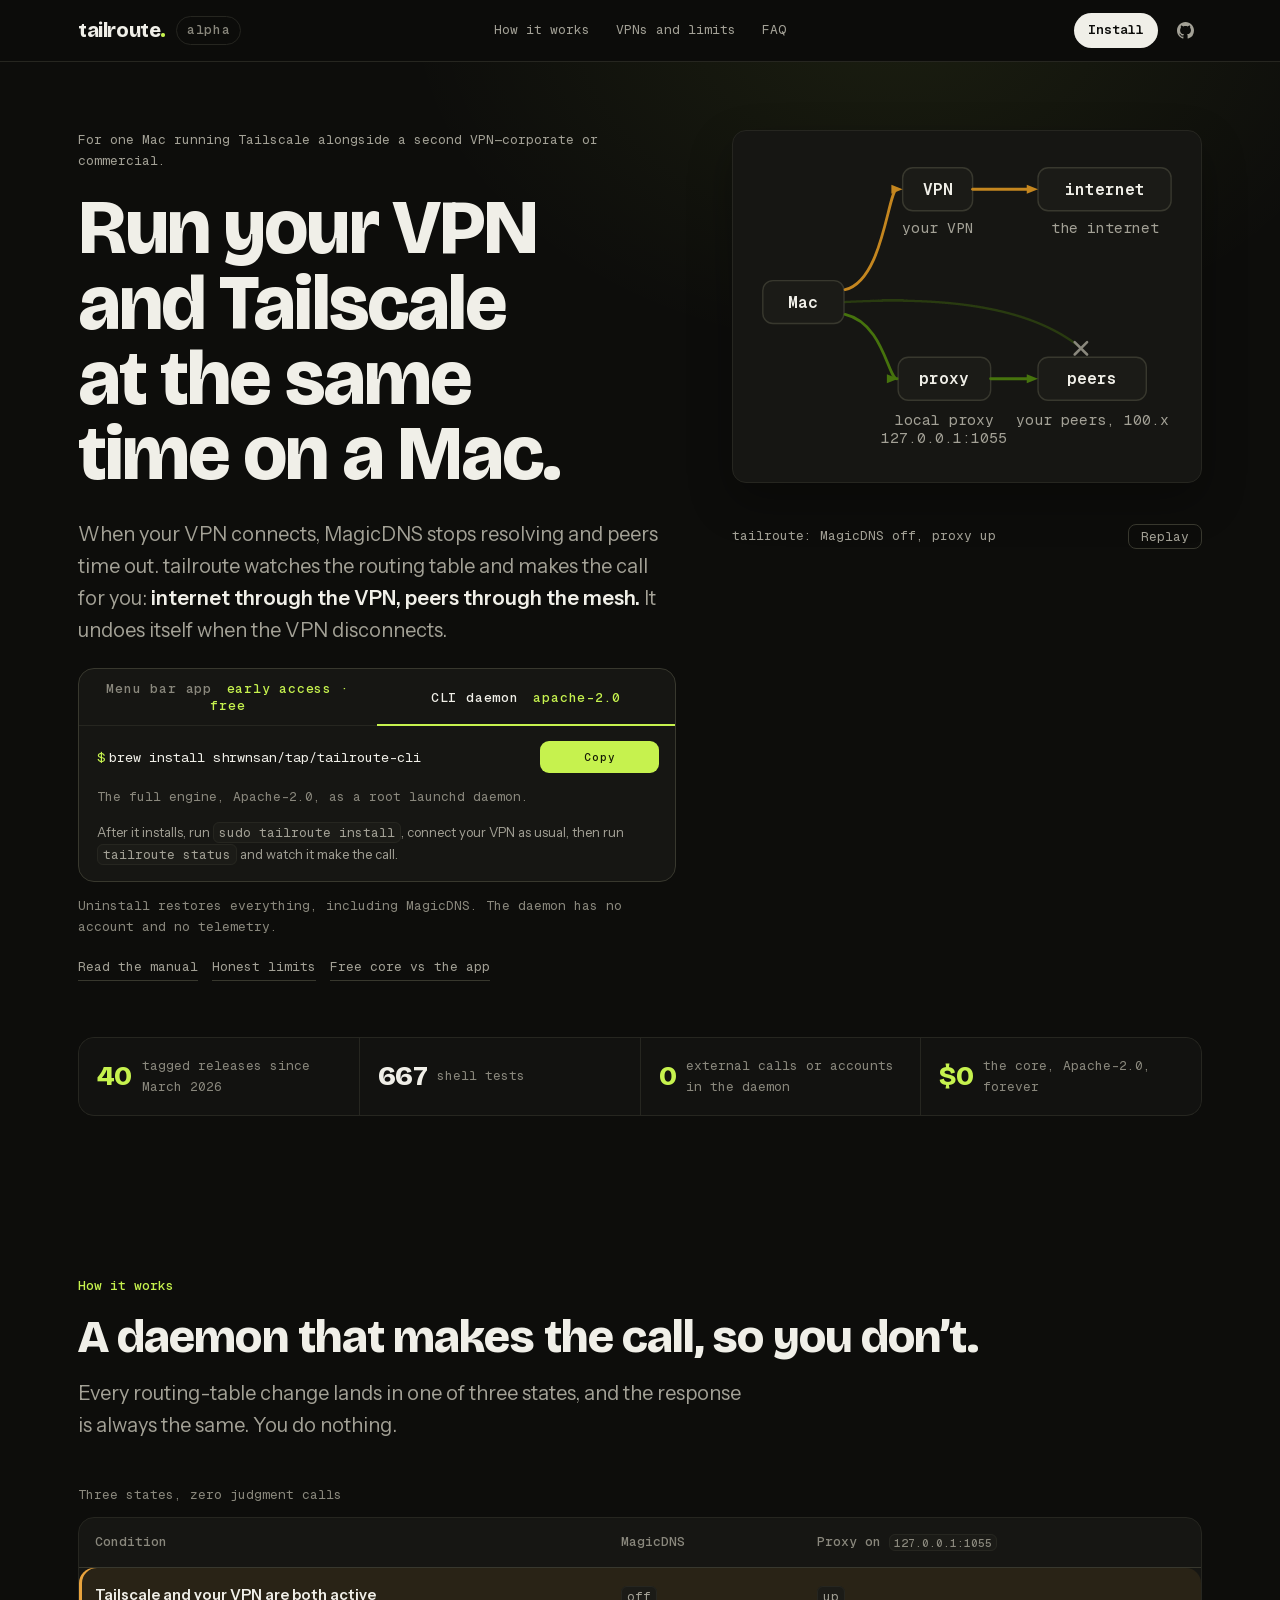
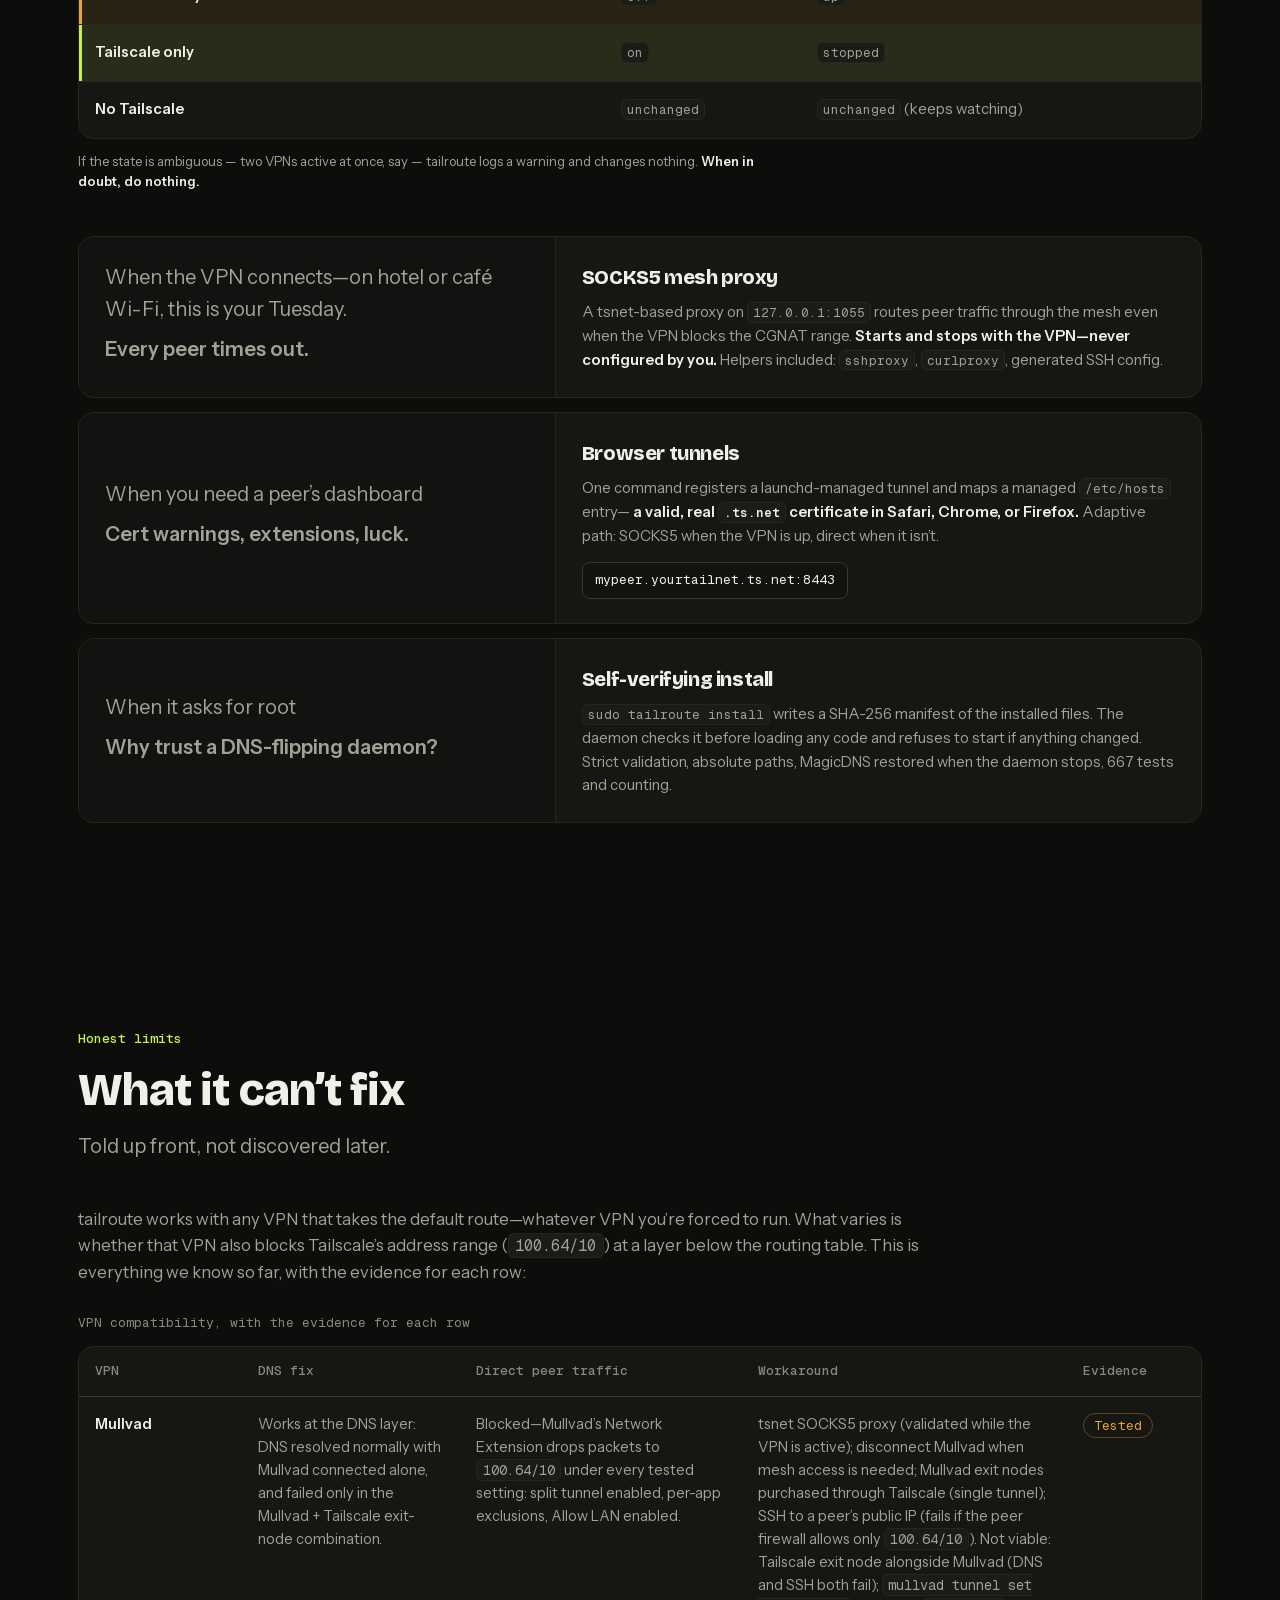
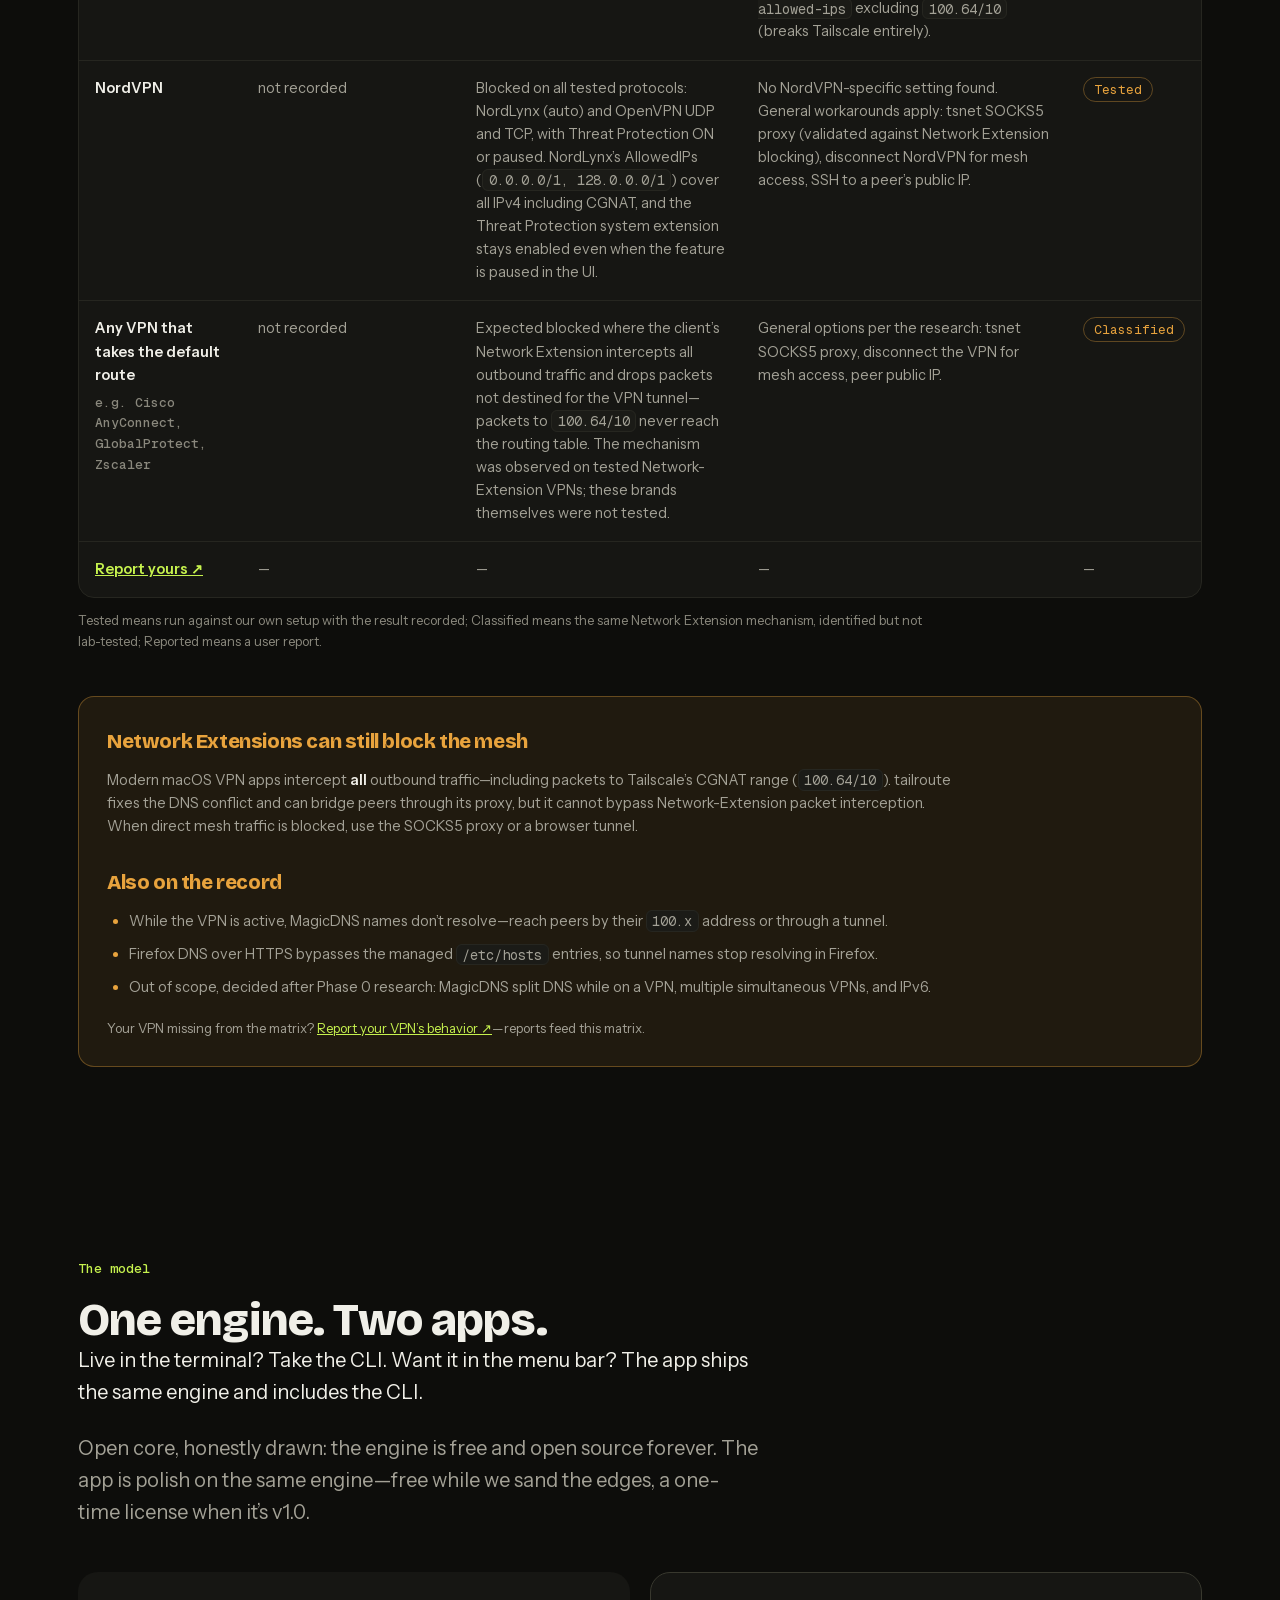
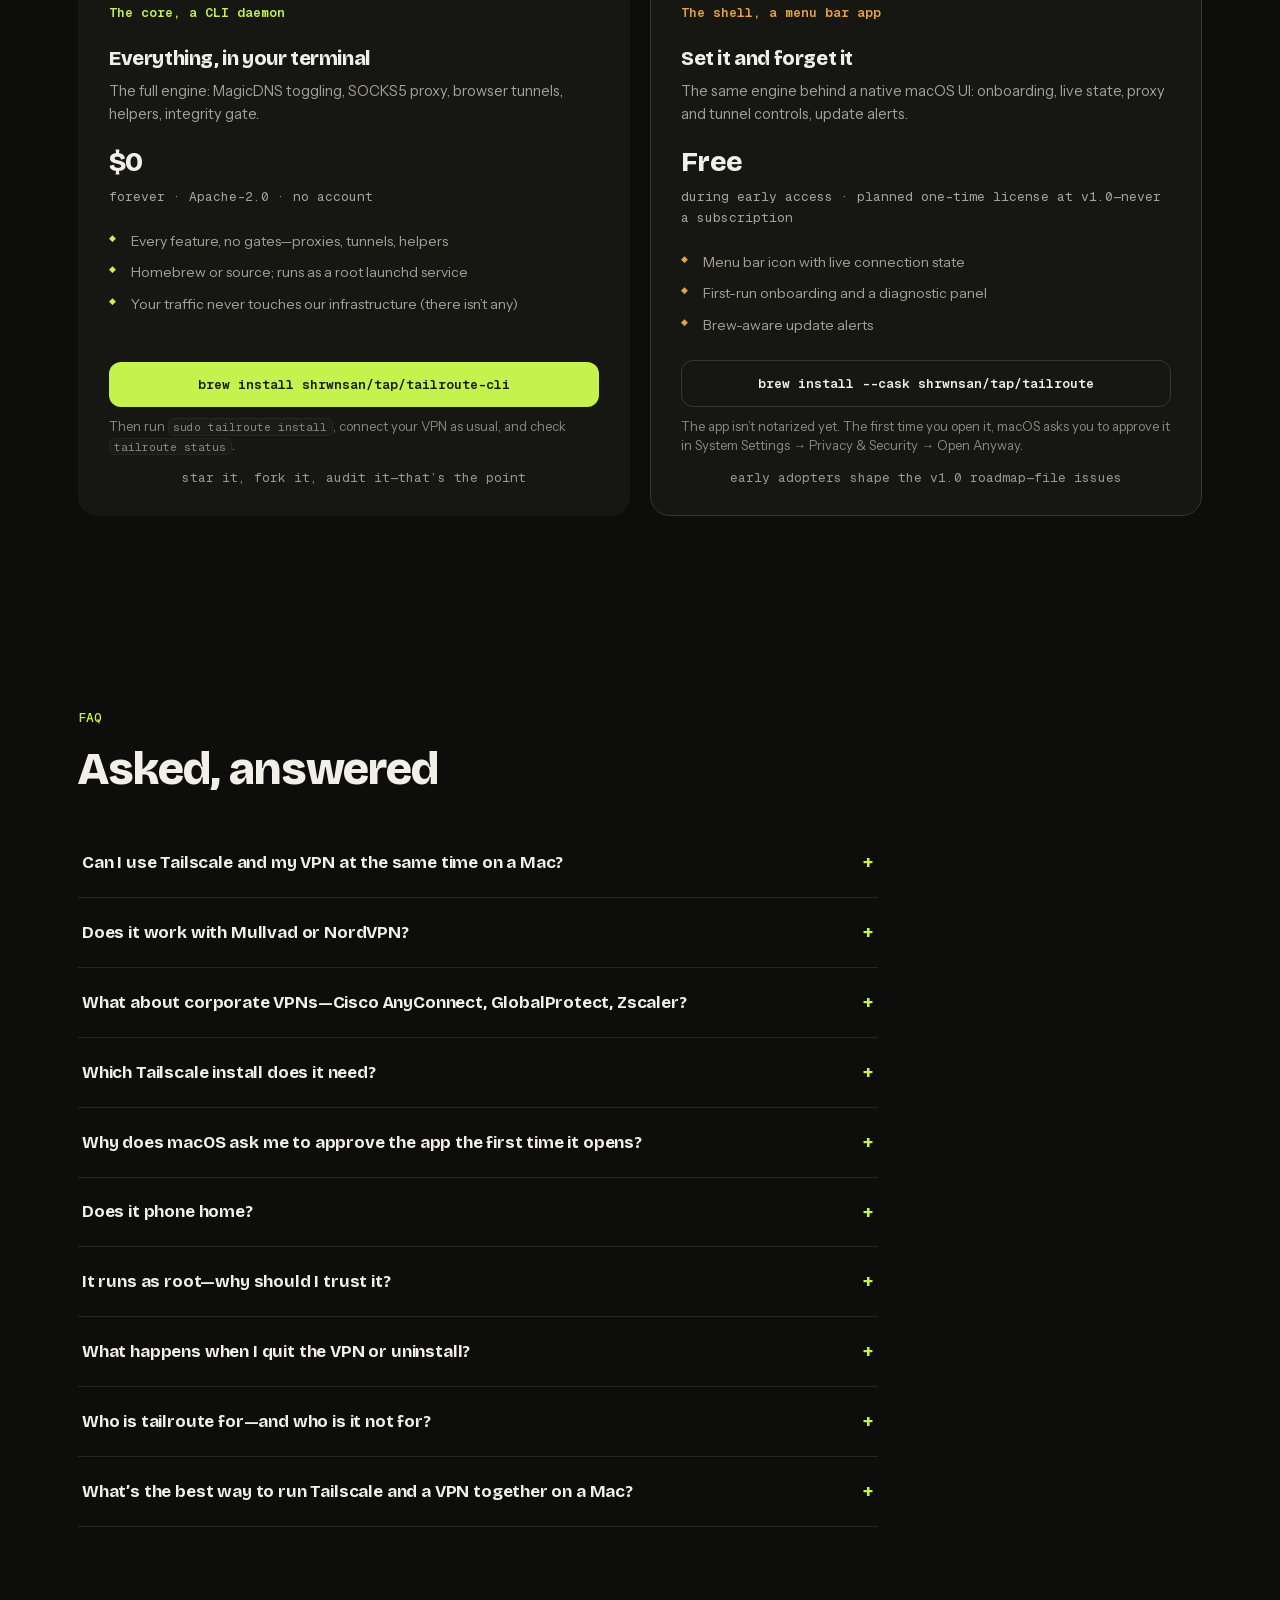
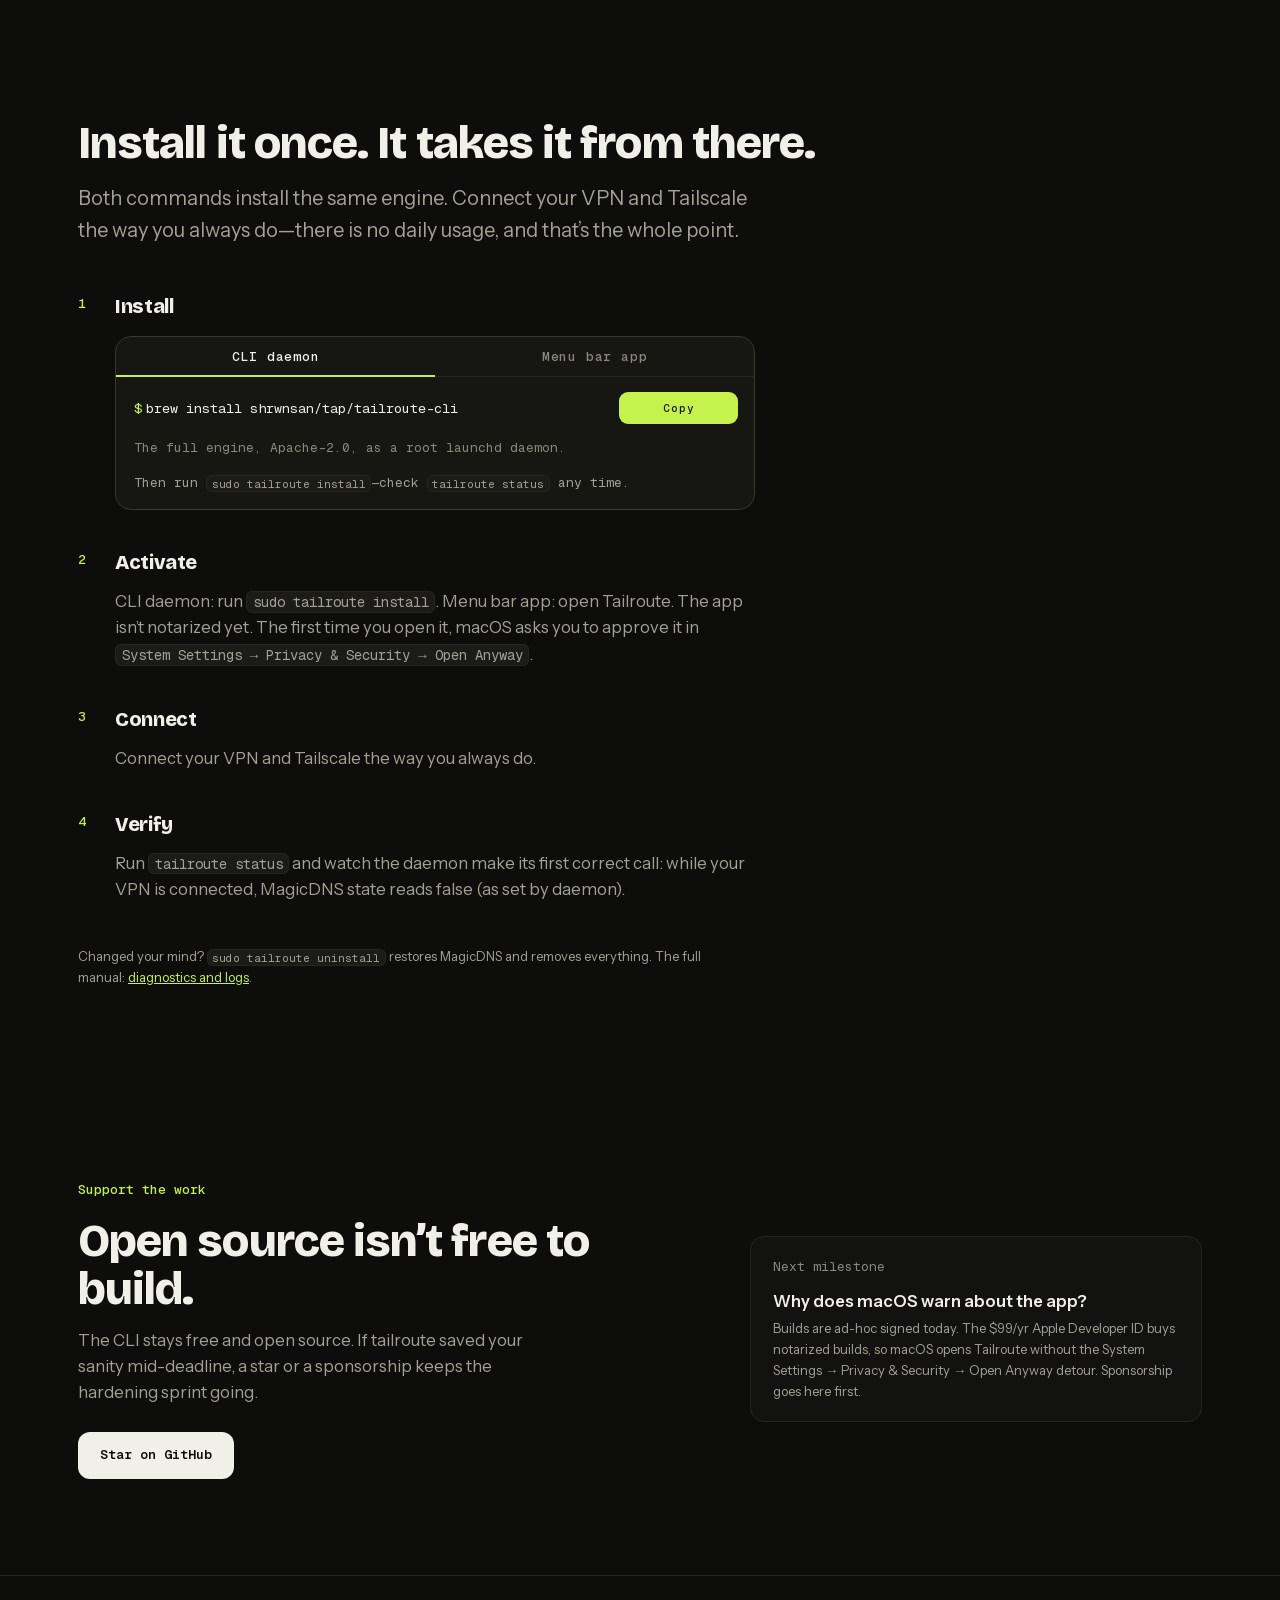
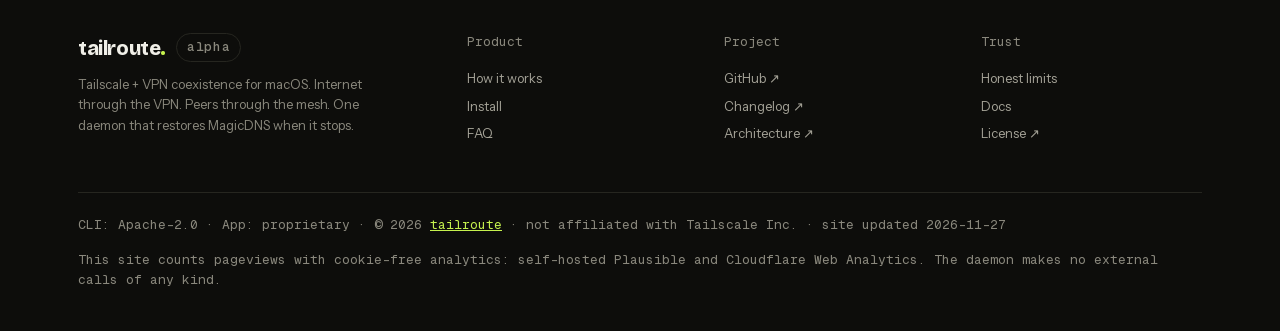
<file: index.html>
<!DOCTYPE html>
<html lang="en">
<head>
<meta charset="UTF-8">
<meta name="viewport" content="width=device-width, initial-scale=1.0">

<!-- region:assets owner:lead -->
<script>document.documentElement.className+=" js";</script>
<link rel="preload" href="assets/fonts/bricolage-grotesque-latin.woff2" as="font" type="font/woff2" crossorigin>
    <style>
/*
 * Self-hosted webfonts (latin subsets), served same-origin.
 * Bricolage Grotesque, Instrument Sans and Geist Mono, all under the
 * SIL Open Font License 1.1 — see ../fonts/<family>-OFL.txt.
 * Family names, weights and unicode-ranges match the hosted originals.
 */

/* latin */
@font-face {
  font-family: 'Bricolage Grotesque';
  font-style: normal;
  font-weight: 500;
  font-stretch: 100%;
  font-display: swap;
  src: url(assets/fonts/bricolage-grotesque-latin.woff2) format('woff2');
  unicode-range: U+0000-00FF, U+0131, U+0152-0153, U+02BB-02BC, U+02C6, U+02DA, U+02DC, U+0304, U+0308, U+0329, U+2000-206F, U+20AC, U+2122, U+2191, U+2193, U+2212, U+2215, U+FEFF, U+FFFD;
}
/* latin */
@font-face {
  font-family: 'Bricolage Grotesque';
  font-style: normal;
  font-weight: 700;
  font-stretch: 100%;
  font-display: swap;
  src: url(assets/fonts/bricolage-grotesque-latin.woff2) format('woff2');
  unicode-range: U+0000-00FF, U+0131, U+0152-0153, U+02BB-02BC, U+02C6, U+02DA, U+02DC, U+0304, U+0308, U+0329, U+2000-206F, U+20AC, U+2122, U+2191, U+2193, U+2212, U+2215, U+FEFF, U+FFFD;
}
/* latin */
@font-face {
  font-family: 'Bricolage Grotesque';
  font-style: normal;
  font-weight: 800;
  font-stretch: 100%;
  font-display: swap;
  src: url(assets/fonts/bricolage-grotesque-latin.woff2) format('woff2');
  unicode-range: U+0000-00FF, U+0131, U+0152-0153, U+02BB-02BC, U+02C6, U+02DA, U+02DC, U+0304, U+0308, U+0329, U+2000-206F, U+20AC, U+2122, U+2191, U+2193, U+2212, U+2215, U+FEFF, U+FFFD;
}

/* latin */
@font-face {
  font-family: 'Geist Mono';
  font-style: normal;
  font-weight: 400;
  font-display: swap;
  src: url(assets/fonts/geist-mono-latin.woff2) format('woff2');
  unicode-range: U+0000-00FF, U+0131, U+0152-0153, U+02BB-02BC, U+02C6, U+02DA, U+02DC, U+0304, U+0308, U+0329, U+2000-206F, U+20AC, U+2122, U+2191, U+2193, U+2212, U+2215, U+FEFF, U+FFFD;
}
/* latin */
@font-face {
  font-family: 'Geist Mono';
  font-style: normal;
  font-weight: 500;
  font-display: swap;
  src: url(assets/fonts/geist-mono-latin.woff2) format('woff2');
  unicode-range: U+0000-00FF, U+0131, U+0152-0153, U+02BB-02BC, U+02C6, U+02DA, U+02DC, U+0304, U+0308, U+0329, U+2000-206F, U+20AC, U+2122, U+2191, U+2193, U+2212, U+2215, U+FEFF, U+FFFD;
}
/* latin */
@font-face {
  font-family: 'Geist Mono';
  font-style: normal;
  font-weight: 600;
  font-display: swap;
  src: url(assets/fonts/geist-mono-latin.woff2) format('woff2');
  unicode-range: U+0000-00FF, U+0131, U+0152-0153, U+02BB-02BC, U+02C6, U+02DA, U+02DC, U+0304, U+0308, U+0329, U+2000-206F, U+20AC, U+2122, U+2191, U+2193, U+2212, U+2215, U+FEFF, U+FFFD;
}
/* latin */
@font-face {
  font-family: 'Geist Mono';
  font-style: normal;
  font-weight: 700;
  font-display: swap;
  src: url(assets/fonts/geist-mono-latin.woff2) format('woff2');
  unicode-range: U+0000-00FF, U+0131, U+0152-0153, U+02BB-02BC, U+02C6, U+02DA, U+02DC, U+0304, U+0308, U+0329, U+2000-206F, U+20AC, U+2122, U+2191, U+2193, U+2212, U+2215, U+FEFF, U+FFFD;
}

/* latin */
@font-face {
  font-family: 'Instrument Sans';
  font-style: normal;
  font-weight: 400;
  font-stretch: 100%;
  font-display: swap;
  src: url(assets/fonts/instrument-sans-latin.woff2) format('woff2');
  unicode-range: U+0000-00FF, U+0131, U+0152-0153, U+02BB-02BC, U+02C6, U+02DA, U+02DC, U+0304, U+0308, U+0329, U+2000-206F, U+20AC, U+2122, U+2191, U+2193, U+2212, U+2215, U+FEFF, U+FFFD;
}
/* latin */
@font-face {
  font-family: 'Instrument Sans';
  font-style: normal;
  font-weight: 500;
  font-stretch: 100%;
  font-display: swap;
  src: url(assets/fonts/instrument-sans-latin.woff2) format('woff2');
  unicode-range: U+0000-00FF, U+0131, U+0152-0153, U+02BB-02BC, U+02C6, U+02DA, U+02DC, U+0304, U+0308, U+0329, U+2000-206F, U+20AC, U+2122, U+2191, U+2193, U+2212, U+2215, U+FEFF, U+FFFD;
}
/* latin */
@font-face {
  font-family: 'Instrument Sans';
  font-style: normal;
  font-weight: 600;
  font-stretch: 100%;
  font-display: swap;
  src: url(assets/fonts/instrument-sans-latin.woff2) format('woff2');
  unicode-range: U+0000-00FF, U+0131, U+0152-0153, U+02BB-02BC, U+02C6, U+02DA, U+02DC, U+0304, U+0308, U+0329, U+2000-206F, U+20AC, U+2122, U+2191, U+2193, U+2212, U+2215, U+FEFF, U+FFFD;
}
:root {
  /* colour */
  --ground: #0d0d0b;
  --surface: #161613;
  --surface-2: #1b1b17;
  --surface-3: #121210;
  --line: #262620;
  --line-2: #38382e;
  --text: #f0efe8;
  --text-dim: #a3a196;
  --text-faint: #8a887d;
  --mesh: #c6f24e;
  --mesh-ink: #161a05;
  --mesh-mark: #46730d; /* diagram and chart strokes; pairs with --vpn-mark and
                           passes the colour-vision check against it */
  --mesh-soft: rgba(198, 242, 78, 0.10);
  --mesh-line: rgba(198, 242, 78, 0.32);
  --vpn: #e8a33d;
  --vpn-mark: #c4861f; /* the vpn-path stroke where it meets the mesh stroke */
  --vpn-soft: rgba(232, 163, 61, 0.09);
  --vpn-line: rgba(232, 163, 61, 0.35);

  /* nav veils: the sticky bar and the mobile menu overlay read the page
     through them; both sit on the ground colour */
  --nav-veil: rgba(13, 13, 11, 0.75);
  --nav-veil-strong: rgba(13, 13, 11, 0.97);

  /* type scale */
  --step--1: 13px;
  --step-0: 16.5px;
  --step-1: 20px;
  --step-2: 28px;
  --step-3: clamp(2rem, 3.6vw, 2.9rem);
  --step-4: clamp(2.8rem, 6vw, 5rem);
  --step-4-narrow: clamp(2.2rem, 10vw, 2.8rem);

  /* motion */
  --ease-out: cubic-bezier(0.23, 1, 0.32, 1);
  --ease-in-out: cubic-bezier(0.77, 0, 0.175, 1);
  --dur-press: 160ms;
  --dur-ui: 200ms;

  /* fonts */
  --font-display: "Bricolage Grotesque", sans-serif;
  --font-body: "Instrument Sans", sans-serif;
  --font-mono: "Geist Mono", monospace;

  --shadow: rgba(0, 0, 0, 0.5);
}
* { margin: 0; padding: 0; box-sizing: border-box; }
html { scroll-behavior: smooth; }
body { background: var(--ground); color: var(--text); font-family: var(--font-body); font-size: var(--step-0); line-height: 1.6; overflow-x: hidden; -webkit-font-smoothing: antialiased; }
::selection { background: var(--mesh); color: var(--mesh-ink); }
a { color: var(--mesh); }
code { font-family: var(--font-mono); font-size: 0.85em; background: var(--surface-2); border: 1px solid var(--line); border-radius: 6px; padding: 0.06em 0.4em; white-space: nowrap; }
.wrap { max-width: 1180px; margin: 0 auto; padding: 0 28px; }

/* ============ SECTION SCAFFOLD ============ */
section { padding: 96px 0; }
/* sticky nav is 61px tall on desktop, 65px at <=1000px; use the larger so
   anchored sections never slide under the bar */
section[id] { scroll-margin-top: 65px; }
/* .limits-k stays ahead of .k: equal specificity, so source order decides
   and the label keeps .k's colour, exactly as in the single-sheet layout. */
.limits-k { color: var(--vpn); }
/* section labels are sentence case: no uppercase transform, no letter-spacing */
.k { font-family: var(--font-mono); font-size: var(--step--1); font-weight: 500; color: var(--mesh); margin-bottom: 16px; }
/* headings default to the display face on the shared scale; section sheets
   may only add layout, not re-size */
h1, h2, h3 { font-family: var(--font-display); font-weight: 800; letter-spacing: -0.02em; }
h1 { font-size: var(--step-4); line-height: 1.04; }
h2 { font-size: var(--step-3); line-height: 1.04; }
h3 { font-size: var(--step-1); }
h2 em { font-style: normal; color: var(--mesh); }
.lede { max-width: 680px; color: var(--text-dim); font-size: var(--step-1); margin: 16px 0 44px; }

:focus-visible { outline: 2px solid var(--mesh); outline-offset: 2px; border-radius: 4px; }

@media (prefers-reduced-motion: reduce) {
  html { scroll-behavior: auto; }
}

/* ============ BUTTONS (shared press and hover) ============ */
button { transition: transform var(--dur-press) var(--ease-out); }
button:active { transform: scale(0.97); }
@media (hover: hover) and (pointer: fine) {
  button:hover { filter: brightness(1.06); } /* colour-only; never a lift */
}
@media (prefers-reduced-motion: reduce) {
  button { transition: none; }
  button:active { transform: none; }
}

.skip-link { position: absolute; left: -9999px; top: 0; z-index: 100; background: var(--ground); color: var(--text); padding: 10px 16px; border: 1px solid var(--mesh); border-radius: 0 0 8px 0; font-size: var(--step--1); }
.skip-link:focus { left: 0; }
/* ============ NAV ============ */
nav { position: sticky; top: 0; z-index: 60; background: var(--nav-veil); -webkit-backdrop-filter: blur(14px); backdrop-filter: blur(14px); border-bottom: 1px solid var(--line); }
.nav-in { position: relative; max-width: 1180px; margin: 0 auto; padding: 13px 28px; display: flex; align-items: center; justify-content: space-between; gap: 18px; }
.brand { font-family: var(--font-display); font-weight: 800; font-size: var(--step-1); letter-spacing: -0.02em; color: var(--text); text-decoration: none; }
.brand i { font-style: normal; color: var(--mesh); }
.brand-wrap { display: flex; align-items: center; gap: 10px; }
/* the stage pill stays quiet: faint ink on the hairline, no fill */
.stage-pill {
  font-family: var(--font-mono); font-size: var(--step--1); font-weight: 500;
  letter-spacing: 0.05em;
  color: var(--text-faint); background: transparent;
  border: 1px solid var(--line); border-radius: 999px;
  padding: 3px 10px; cursor: help;
}
.nav-mid { position: absolute; left: 50%; transform: translateX(-50%); display: flex; gap: 26px; }
.nav-mid a { font-family: var(--font-mono); font-size: var(--step--1); color: var(--text-dim); text-decoration: none; transition: color 0.15s ease; }
.nav-right { display: flex; align-items: center; gap: 10px; }
.nav-menu { display: none; position: relative; }
.nav-menu summary { list-style: none; display: grid; place-items: center; width: 38px; height: 38px; border: 1px solid var(--line); border-radius: 10px; cursor: pointer; }
.nav-menu summary::-webkit-details-marker { display: none; }
.nav-menu summary svg { grid-area: 1 / 1; width: 20px; height: 20px; color: var(--text-dim); transition: opacity 0.15s ease; }
.nav-menu .i-x { opacity: 0; }
.nav-menu[open] summary { position: fixed; top: 13px; right: 28px; z-index: 72; }
.nav-menu[open] .i-menu { opacity: 0; }
.nav-menu[open] .i-x { opacity: 1; color: var(--text); }
.nav-panel { position: absolute; top: calc(100% + 10px); right: 0; min-width: 220px; background: var(--surface-3); border: 1px solid var(--line); border-radius: 14px; box-shadow: 0 24px 60px var(--shadow); padding: 8px; z-index: 70; }
.nav-panel a { display: block; padding: 12px 14px; border-radius: 9px; font-family: var(--font-mono); font-size: var(--step--1); color: var(--text-dim); text-decoration: none; transition: color 0.15s ease, background-color 0.15s ease; }
@media (hover: hover) and (pointer: fine) {
  /* hover touches colour only, never position or size */
  .nav-mid a:hover { color: var(--text); }
  .nav-panel a:hover { color: var(--text); background: var(--surface-2); }
  .gh-btn:hover { color: var(--text); background: var(--surface-2); }
  .sp-link:hover { color: var(--mesh-ink); background: var(--mesh); border-color: var(--mesh); }
  .nav-cta:hover { background: var(--text-dim); }
  .nav-menu[open] .nav-panel a:hover { background: none; color: var(--mesh); }
}
@media (max-width: 1000px) {
  /* nav's backdrop-filter makes it the containing block for fixed descendants —
     anchor the overlay to nav-in (relative, spans viewport) via absolute instead */
  .nav-menu[open] { position: static; }
  .nav-menu[open] .nav-panel { position: absolute; top: 0; left: 0; right: 0; height: 100vh; height: 100dvh; z-index: 71; display: flex; flex-direction: column; justify-content: center; gap: 6px; padding: 96px 40px 48px; min-width: 0; border: none; border-radius: 0; box-shadow: none; background: var(--nav-veil-strong); -webkit-backdrop-filter: blur(10px); backdrop-filter: blur(10px); }
  .nav-menu[open] .nav-panel a { font-family: var(--font-display); font-size: var(--step-2); font-weight: 800; letter-spacing: -0.02em; color: var(--text); padding: 14px 0; border-bottom: 1px solid var(--line); border-radius: 0; }
  .nav-menu[open] .nav-panel a:last-child { border-bottom: none; }
  .nav-menu[open] .np-brand { position: absolute; top: 17px; left: 28px; font-family: var(--font-display); font-weight: 800; font-size: var(--step-1); letter-spacing: -0.02em; color: var(--text); display: flex; align-items: center; gap: 10px; }
  .nav-menu[open] .np-brand i { font-style: normal; color: var(--mesh); }
  .nav-menu[open] .np-alpha { font-family: var(--font-mono); font-size: var(--step--1); font-weight: 500; letter-spacing: 0.05em; color: var(--text-faint); background: transparent; border: 1px solid var(--line); border-radius: 999px; padding: 3px 10px; }
}
.gh-btn { display: inline-flex; align-items: center; justify-content: center; width: 34px; height: 34px; border-radius: 999px; color: var(--text-dim); text-decoration: none; transition: color 0.15s ease, background-color 0.15s ease; }
.gh-btn svg { width: 17px; height: 17px; fill: currentColor; }
.sp-link { font-family: var(--font-mono); font-size: var(--step--1); color: var(--mesh); text-decoration: none; border: 1px solid var(--mesh-line); background: var(--mesh-soft); border-radius: 999px; padding: 6px 14px; transition: color 0.15s ease, background-color 0.15s ease, border-color 0.15s ease; }
.nav-cta { display: inline-flex; align-items: center; font-family: var(--font-mono); font-size: var(--step--1); font-weight: 600; color: var(--ground); background: var(--text); border-radius: 999px; padding: 7px 14px; text-decoration: none; transition: color 0.15s ease, background-color 0.15s ease; }
.brand, .stage-pill, .nav-mid a, .gh-btn, .sp-link, .nav-cta { white-space: nowrap; }

@media (max-width: 1000px) {
  .nav-mid { display: none; }
  .nav-menu { display: block; }
}

@media (max-width: 620px) {
  .menu-bar { flex-wrap: wrap; }
  /* the Install button stays in the bar next to the burger, so the bar tightens
     before anything hides */
  .nav-in { padding: 13px 20px; gap: 12px; }
  .nav-right { gap: 8px; }
}

@media (max-width: 360px) {
  .nav-in { padding: 13px 16px; gap: 10px; }
  .nav-right { gap: 6px; }
  .stage-pill { display: none; }
}
/* Install component (tabs + command + copy button) and the shared copy-button
   structure. Markup contract: see the comment at the top of js/install.js.
   Copy-button behaviour contract: see the comment at the top of js/copy.js. */

.install { max-width: 640px; border: 1px solid var(--line-2); border-radius: 16px; background: var(--surface); overflow: hidden; }
.install-tabs { display: flex; border-bottom: 1px solid var(--line); }
.install-tab { flex: 1; font-family: var(--font-mono); font-size: var(--step--1); font-weight: 500; letter-spacing: 0.06em; background: transparent; border: none; color: var(--text-faint); padding: 11px 10px; cursor: pointer; position: relative; }
.install-tab[aria-selected="true"] { color: var(--text); }
.install-tab[aria-selected="true"]::after { content: ""; position: absolute; left: 0; right: 0; bottom: -1px; height: 2px; background: var(--mesh); }
.install-tab .tagx { font-size: var(--step--1); color: var(--mesh); margin-left: 6px; }
.install-panel { display: flex; align-items: center; flex-wrap: wrap; row-gap: 8px; gap: 14px; padding: 15px 16px 15px 18px; }
.install-panel[hidden] { display: none; }
.install-cmd { font-family: var(--font-mono); font-size: 0.82em; flex: 1 1 300px; white-space: pre-wrap; overflow-x: auto; scrollbar-width: none; /* neutralise the base `code` look if a panel uses <code> */ background: none; border: none; border-radius: 0; padding: 0; }
.install-ps1 { color: var(--mesh); margin-right: 4px; }
.install-note { font-family: var(--font-mono); font-size: var(--step--1); flex-basis: 100%; order: 3; color: var(--text-faint); }

/* the active tab's label is the tab itself; the per-panel label is no-JS only */
html.js .install-label { display: none; }

/* ---- copy button: fixed-width label swap ----
   copy.js stacks the original label, the ok label, and the fail label into
   this one cell, so the button always sizes to the widest label and nothing
   shifts when the text changes. The auto track keeps one-line buttons on one
   line; a width-constrained button (width: 100%) still wraps its text within
   the space it already has. */
button[data-copy] { display: grid; grid-template-areas: "stack"; grid-template-columns: auto; justify-content: center; }
button[data-copy] > span { grid-area: stack; }

.copy { font-family: var(--font-mono); font-size: 0.67em; font-weight: 500; letter-spacing: 0.08em; color: var(--mesh-ink); background: var(--mesh); border: none; border-radius: 9px; padding: 9px 16px; cursor: pointer; flex-shrink: 0; }
.copy.ok { background: var(--text); }
.copy.fail { background: var(--vpn) !important; color: var(--mesh-ink) !important; }
@media (hover: hover) and (pointer: fine) {
  .copy:hover { filter: brightness(1.06); }
}

/* ---- no JavaScript: hide the tabs, show every panel stacked with its label ---- */
html:not(.js) .install-tabs { display: none; }
html:not(.js) .install-panel,
html:not(.js) .install-panel[hidden] { display: block; }
html:not(.js) .install-panel + .install-panel { border-top: 1px solid var(--line); }
html:not(.js) .install-label { display: block; font-family: var(--font-mono); font-size: 0.64em; color: var(--text-faint); margin: 0 0 8px; }
html:not(.js) .install-cmd, html:not(.js) .install-note { display: block; }
html:not(.js) .install-panel button[data-copy] { margin-top: 10px; }

@media (max-width: 620px) {
  .install-tab .tagx { display: none; }
  .install-cmd { font-size: 0.73em; }
}
/* ============ HERO ============ */
.hero { padding: 68px 0 64px; position: relative; }
.hero::before { content: ""; position: absolute; inset: 0; background: radial-gradient(ellipse 55% 45% at 70% -5%, color-mix(in srgb, var(--mesh) 7.5%, transparent), transparent 70%); pointer-events: none; }
.hero-grid { position: relative; display: grid; grid-template-columns: 1.12fr 0.88fr; gap: 56px; align-items: start; }
.eyebrow { font-family: var(--font-mono); font-size: var(--step--1); color: var(--text-dim); margin-bottom: 20px; }
/* h1 size, face, and weight come from base.css (the shared scale) */
h1 { line-height: 0.98; letter-spacing: -0.025em; max-width: 880px; text-wrap: balance; }
.hero-sub { max-width: 620px; color: var(--text-dim); font-size: var(--step-1); margin: 26px 0 22px; }
.hero-sub b { color: var(--text); font-weight: 600; }

.hero-cta { display: flex; gap: 14px; align-items: center; margin-top: 20px; flex-wrap: wrap; }
.microcopy { font-family: var(--font-mono); font-size: var(--step--1); color: var(--text-faint); margin-top: 14px; }
.ghost { font-family: var(--font-mono); font-size: var(--step--1); color: var(--text-dim); text-decoration: none; border-bottom: 1px solid var(--line-2); padding-bottom: 2px; }
.ghost:hover { color: var(--text); border-color: var(--mesh); }

/* the activation line under each hero command; install.css reserves the
   class but leaves its layout to the page */
#hero-install .install-activate { flex-basis: 100%; order: 4; font-size: var(--step--1); color: var(--text-dim); }
#hero-install .install-activate code { font-size: 1em; white-space: normal; }
html:not(.js) #hero-install .install-activate { display: block; margin-top: 8px; }



/* stat band */
.band { display: grid; grid-template-columns: repeat(4, 1fr); gap: 1px; background: var(--line); border: 1px solid var(--line); border-radius: 16px; overflow: hidden; margin-top: 56px; }
.stat { background: var(--surface-3); padding: 16px 18px; display: flex; align-items: center; gap: 10px; }
.stat dd { margin: 0; order: -1; font-family: var(--font-display); font-weight: 800; font-size: var(--step-2); letter-spacing: -0.02em; }
.stat dd i { font-style: normal; color: var(--mesh); }
.stat dt { font-family: var(--font-mono); font-size: var(--step--1); color: var(--text-faint); flex: 1; min-width: 0; }

@media (max-width: 1000px) {
  .hero-grid { grid-template-columns: 1fr; }
  .hero-grid > * { min-width: 0; }
  .band { grid-template-columns: repeat(2, 1fr); }
}
@media (max-width: 620px) {
  h1 { font-size: var(--step-4-narrow); }
  .band { grid-template-columns: 1fr; }
  .stat dd { font-size: 1.27em; }
}
/* ============ HERO ROUTE DIAGRAM ============ */
/* The hero's route diagram replaces the two mock cards. The stylesheet
   draws the final frame only: amber (--vpn-mark) = the Mac to VPN to
   internet route, green (--mesh-mark) = the Mac to proxy to peers route.
   Every coloured path also carries words, so the stroke pair is never
   the only signal. The draw-in keyframes live at the bottom of this
   file behind html.js .route.is-playing and the reduced-motion query. */

.route { font-size: var(--step--1); }

/* one card, two layouts: the wide figure serves 620px and up, the
   narrow figure takes over below it; equal specificity, later rule wins */
.route-card { background: var(--surface); border: 1px solid var(--line); border-radius: 14px; padding: 12px 14px; box-shadow: 0 18px 44px color-mix(in srgb, black 30%, transparent); }
.route svg { display: block; width: 100%; height: auto; }
svg.fig-wide { aspect-ratio: 390 / 290; }
svg.fig-narrow { display: none; aspect-ratio: 330 / 330; }
@media (max-width: 620px) {
  svg.fig-wide { display: none; }
  svg.fig-narrow { display: block; }
}
/* single-column hero: the visual keeps the mock cards' width cap */
@media (max-width: 1000px) {
  .route { max-width: 560px; }
}

/* nodes and their word labels */
.route-node rect { fill: var(--surface-2); stroke: var(--line-2); stroke-width: 1.25; }
.route-name { font-family: var(--font-mono); font-size: 1.1em; font-weight: 600; fill: var(--text); }
.route-lab { font-family: var(--font-mono); font-size: 1em; fill: var(--text-dim); }

/* the two routes plus the direct route that breaks */
.route-path { fill: none; stroke-width: 2.5; stroke-linecap: round; stroke-dasharray: 1; }
.route-path.vpn { stroke: var(--vpn-mark); }
.route-path.mesh { stroke: var(--mesh-mark); }
.route-direct { fill: none; stroke: var(--mesh-mark); stroke-width: 2; stroke-linecap: round; stroke-dasharray: 0.012 0.026; opacity: 0.4; }
.route-x { fill: none; stroke: var(--text-faint); stroke-width: 2.25; stroke-linecap: round; }
.tip-vpn { fill: var(--vpn-mark); }
.tip-mesh { fill: var(--mesh-mark); }

/* standing caption under the figure */
.route-foot { display: flex; align-items: center; justify-content: space-between; gap: 12px; margin-top: 10px; }
.route-final { margin: 0; font-family: var(--font-mono); font-size: 1em; color: var(--text-dim); }

/* ---- the one orchestrated motion moment ---- */

/* caption rail: one reserved line under the card; the step captions
   crossfade inside it during the run. The sequence is aria-hidden —
   the svg <desc> carries the meaning for assistive tech. */
.route-rail { position: relative; height: 1.6em; margin-top: 10px; }
.route-cap { position: absolute; inset: 0; margin: 0; font-family: var(--font-mono); font-size: 1em; color: var(--text-dim); opacity: 0; }

/* Replay is a JS affordance: hidden without JavaScript and under
   reduced motion — those visitors get the final frame directly. */
.route-replay { display: none; font-family: var(--font-mono); font-size: 1em; color: var(--text-dim); background: none; border: 1px solid var(--line-2); border-radius: 8px; padding: 3px 12px; cursor: pointer; transition: color var(--dur-press) var(--ease-out), border-color var(--dur-press) var(--ease-out); }
html.js .route-replay { display: inline-block; }
.route-replay:hover { color: var(--text); border-color: var(--mesh); }
@media (prefers-reduced-motion: reduce) {
  html.js .route-replay { display: none; }
  .route-replay { transition: none; }
}

/* The 2.4s storyboard, told with stroke-dashoffset and opacity only.
   Every path carries pathLength="1", so dashoffset 1 is fully hidden
   and 0 fully drawn. The last keyframe of each animation equals the
   static default above, so the final frame is the resting page. */
@keyframes route-vpn-1 { 0%, 12.5% { stroke-dashoffset: 1; } 21%, 100% { stroke-dashoffset: 0; } }
@keyframes route-vpn-2 { 0%, 21% { stroke-dashoffset: 1; } 29.17%, 100% { stroke-dashoffset: 0; } }
@keyframes route-mesh-1 { 0%, 54.17% { stroke-dashoffset: 1; } 66%, 100% { stroke-dashoffset: 0; } }
@keyframes route-mesh-2 { 0%, 66% { stroke-dashoffset: 1; } 79.17%, 100% { stroke-dashoffset: 0; } }
@keyframes route-direct-fade { 0%, 37.5% { opacity: 0.9; } 45.83%, 100% { opacity: 0.4; } }
@keyframes route-x-in { 0%, 37.5% { opacity: 0; } 45.83%, 100% { opacity: 1; } }
@keyframes route-lab-vpn-in { 0%, 12.5% { opacity: 0; } 19%, 100% { opacity: 1; } }
@keyframes route-lab-int-in { 0%, 23% { opacity: 0; } 29.5%, 100% { opacity: 1; } }
@keyframes route-lab-proxy-in { 0%, 56% { opacity: 0; } 63%, 100% { opacity: 1; } }
@keyframes route-lab-peers-in { 0%, 71% { opacity: 0; } 77.5%, 100% { opacity: 1; } }
@keyframes route-tip-v1-in { 0%, 17% { opacity: 0; } 21.5%, 100% { opacity: 1; } }
@keyframes route-tip-v2-in { 0%, 25% { opacity: 0; } 29.5%, 100% { opacity: 1; } }
@keyframes route-tip-m1-in { 0%, 62% { opacity: 0; } 66.5%, 100% { opacity: 1; } }
@keyframes route-tip-m2-in { 0%, 75% { opacity: 0; } 79.5%, 100% { opacity: 1; } }
@keyframes route-cap-1 { 0%, 12.5% { opacity: 1; } 17%, 100% { opacity: 0; } }
@keyframes route-cap-2 { 0%, 12.5% { opacity: 0; } 17%, 37.5% { opacity: 1; } 42%, 100% { opacity: 0; } }
@keyframes route-cap-3 { 0%, 37.5% { opacity: 0; } 42%, 58% { opacity: 1; } 64%, 100% { opacity: 0; } }
@keyframes route-final-in { 0%, 54.17% { opacity: 0; } 70.83%, 100% { opacity: 1; } }

@media (prefers-reduced-motion: no-preference) {
  html.js .route.is-playing .route-vpn-1 { animation: route-vpn-1 2400ms var(--ease-out) both; }
  html.js .route.is-playing .route-vpn-2 { animation: route-vpn-2 2400ms var(--ease-out) both; }
  html.js .route.is-playing .route-mesh-1 { animation: route-mesh-1 2400ms var(--ease-out) both; }
  html.js .route.is-playing .route-mesh-2 { animation: route-mesh-2 2400ms var(--ease-out) both; }
  html.js .route.is-playing .route-direct { animation: route-direct-fade 2400ms var(--ease-out) both; }
  html.js .route.is-playing .route-x { animation: route-x-in 2400ms var(--ease-out) both; }
  html.js .route.is-playing .route-lab-vpn { animation: route-lab-vpn-in 2400ms var(--ease-out) both; }
  html.js .route.is-playing .route-lab-int { animation: route-lab-int-in 2400ms var(--ease-out) both; }
  html.js .route.is-playing .route-lab-proxy { animation: route-lab-proxy-in 2400ms var(--ease-out) both; }
  html.js .route.is-playing .route-lab-peers { animation: route-lab-peers-in 2400ms var(--ease-out) both; }
  html.js .route.is-playing .route-tip-v1 { animation: route-tip-v1-in 2400ms var(--ease-out) both; }
  html.js .route.is-playing .route-tip-v2 { animation: route-tip-v2-in 2400ms var(--ease-out) both; }
  html.js .route.is-playing .route-tip-m1 { animation: route-tip-m1-in 2400ms var(--ease-out) both; }
  html.js .route.is-playing .route-tip-m2 { animation: route-tip-m2-in 2400ms var(--ease-out) both; }
  html.js .route.is-playing .route-cap-1 { animation: route-cap-1 2400ms var(--ease-out) both; }
  html.js .route.is-playing .route-cap-2 { animation: route-cap-2 2400ms var(--ease-out) both; }
  html.js .route.is-playing .route-cap-3 { animation: route-cap-3 2400ms var(--ease-out) both; }
  html.js .route.is-playing .route-final { animation: route-final-in 2400ms var(--ease-out) both; }
}
/* How it works: the three-state table and the problem-and-response rows.
   Every selector scopes to the section's .features root; every value comes
   from tokens.css. */

/* ---- the three-state table ---- */
.features .statetable { width: 100%; border-collapse: separate; border-spacing: 0; background: var(--surface); border: 1px solid var(--line); border-radius: 16px; }
.features .statetable caption { caption-side: top; text-align: left; font-family: var(--font-mono); font-size: var(--step--1); color: var(--text-faint); padding: 0 0 12px; }
/* the proxy header carries a host:port code; let it wrap instead of overflowing */
.features .statetable code { white-space: normal; overflow-wrap: break-word; }
.features .statetable thead th { font-family: var(--font-mono); font-size: var(--step--1); font-weight: 500; text-align: left; color: var(--text-faint); padding: 14px 16px; border-bottom: 1px solid var(--line-2); }
.features .statetable tbody th,
.features .statetable tbody td { font-size: 0.9em; text-align: left; vertical-align: top; padding: 16px; border-bottom: 1px solid var(--line); }
.features .statetable tbody tr:last-child th,
.features .statetable tbody tr:last-child td { border-bottom: 0; }
.features .statetable tbody th { color: var(--text); font-weight: 600; }
.features .statetable tbody td { color: var(--text-dim); }
/* the first row is tinted, so it owns the table's top corners */
.features .statetable tbody tr:first-child th { border-top-left-radius: 15px; }
.features .statetable tbody tr:first-child td:last-child { border-top-right-radius: 15px; }

/* colour backs the words, never replaces them: amber marks the rows the VPN
   causes, lime marks the healthy mesh row, the do-nothing row stays neutral */
.features .statetable tbody tr.st-vpn { background: var(--vpn-soft); }
.features .statetable tbody tr.st-vpn th { box-shadow: inset 3px 0 0 var(--vpn); }
.features .statetable tbody tr.st-mesh { background: var(--mesh-soft); }
.features .statetable tbody tr.st-mesh th { box-shadow: inset 3px 0 0 var(--mesh); }

.features .states-note { max-width: 680px; margin-top: 12px; margin-bottom: 44px; font-size: var(--step--1); color: var(--text-dim); }
.features .states-note b { color: var(--text); font-weight: 600; }

/* ---- problem-and-response rows ---- */
.features .probband { display: grid; grid-template-columns: 0.85fr 1.15fr; border: 1px solid var(--line); border-radius: 16px; overflow: hidden; background: var(--surface); margin-bottom: 14px; }
.features .prob { background: var(--surface-3); padding: 24px 26px; border-right: 1px solid var(--line); display: flex; flex-direction: column; justify-content: center; }
/* the problem side is plain body type on the shared scale: situation line,
   then the short line it earns */
.features .prob p { color: var(--text-dim); font-size: var(--step-1); margin-bottom: 8px; }
.features .prob-head { font-size: var(--step-1); font-weight: 600; color: var(--text); }
.features .resp { padding: 24px 26px; }
.features .resp h3 { margin-bottom: 8px; }
.features .resp p { color: var(--text-dim); font-size: 0.9em; }
.features .resp p b { color: var(--text); font-weight: 600; }

.features .urlpill { display: inline-block; font-family: var(--font-mono); font-size: var(--step--1); color: var(--text); background: var(--surface-3); border: 1px solid var(--line-2); border-radius: 8px; padding: 7px 12px; margin-top: 14px; }

@media (max-width: 620px) {
  .features .probband { grid-template-columns: 1fr; }
  .features .prob { border-right: none; border-bottom: 1px solid var(--line); }

  /* the table stacks: one card per state, the column headers travel
     into data-l labels; the thead stays for screen readers */
  .features .statetable { display: block; background: none; border: 0; border-radius: 0; }
  /* a caption inside a block-displayed table collapses to min-content;
     let it flow at the card width instead */
  .features .statetable caption { display: block; }
  .features .statetable thead { position: absolute; width: 1px; height: 1px; margin: -1px; padding: 0; overflow: hidden; clip: rect(0 0 0 0); }
  .features .statetable tbody { display: block; }
  .features .statetable tbody tr { display: block; margin-bottom: 12px; background: var(--surface); border: 1px solid var(--line); border-radius: 16px; overflow: hidden; }
  .features .statetable tbody tr:last-child { margin-bottom: 0; }
  .features .statetable tbody th,
  .features .statetable tbody td { display: block; padding: 12px 16px; border-bottom: 0; }
  .features .statetable tbody th { border-bottom: 1px solid var(--line); }
  /* restore the divider the desktop last-row reset removed */
  .features .statetable tbody tr:last-child th { border-bottom: 1px solid var(--line); }
  .features .statetable tbody td + td { border-top: 1px solid var(--line); }
  .features .statetable tbody td::before { content: attr(data-l); display: block; margin-bottom: 4px; font-family: var(--font-mono); font-size: var(--step--1); font-weight: 500; color: var(--text-faint); }
}
/* final install: the page's one numbered sequence, on the page background.
   Section padding, heading sizes, and the .lede line come from base.css. */

.finale .fin-steps { list-style: none; counter-reset: fin-step; max-width: 780px; margin: 44px 0 0; display: grid; grid-template-columns: minmax(0, 1fr); gap: 36px; }
.finale .fin-steps li { counter-increment: fin-step; position: relative; padding-left: 2.25em; }
.finale .fin-steps li::before { content: counter(fin-step); position: absolute; left: 0; top: 0.3em; font-family: var(--font-mono); font-size: var(--step--1); font-weight: 500; color: var(--mesh); }
.finale .fin-steps h3 { margin-bottom: 10px; }
.finale .fin-steps p { color: var(--text-dim); max-width: 640px; }
.finale .fin-steps .install { margin-top: 14px; }

/* base.css pins code to one line; the Open Anyway path is long enough to
   overflow a phone, so this section lets its inline commands wrap */
.finale code { white-space: normal; }

/* the activation line under each command; install.css leaves it to the page */
.finale .install-activate { flex-basis: 100%; order: 3; font-family: var(--font-mono); font-size: var(--step--1); color: var(--text-faint); }

.finale .fin-after { margin-top: 44px; font-size: var(--step--1); color: var(--text-dim); max-width: 640px; }
/* Open core split: two cards on the page ground. The core card is the
   featured fill with the mesh accents; the app card is the outlined panel
   with the amber accent. The small lines under the two buttons (activation
   steps, Gatekeeper note) share one style. */

.sc-body { font-size: 0.88em; color: var(--text-dim); }

.sc .sc-btn.fail { background: var(--vpn) !important; color: var(--mesh-ink) !important; }

.split { background: var(--ground); color: var(--text); }
.split-cards { display: grid; grid-template-columns: 1fr 1fr; gap: 20px; }
.sc { border: 1px solid transparent; border-radius: 20px; padding: 30px 30px 26px; background: var(--surface); display: flex; flex-direction: column; }
.sc.app { border-color: var(--line-2); }
.sc-tag { font-family: var(--font-mono); font-size: var(--step--1); font-weight: 600; margin-bottom: 18px; }
.sc.core .sc-tag { color: var(--mesh); }
.sc.app .sc-tag { color: var(--vpn); }
.sc h3 { margin-bottom: 6px; } /* size, face, and weight come from base.css */
.sc .price { font-family: var(--font-display); font-weight: 800; font-size: var(--step-2); letter-spacing: -0.02em; margin: 14px 0 4px; }
.sc .price small { font-family: var(--font-mono); font-weight: 400; font-size: var(--step--1); letter-spacing: 0; color: inherit; opacity: 0.65; display: block; margin-top: 2px; }
.sc ul { list-style: none; margin: 18px 0 24px; display: flex; flex-direction: column; gap: 9px; }
.sc ul li { font-size: 0.85em; color: var(--text-dim); padding-left: 22px; position: relative; }
.sc ul li::before { content: "◆"; position: absolute; left: 0; top: 1px; font-size: 0.65em; }
.sc.core ul li::before { color: var(--mesh); }
.sc.app ul li::before { color: var(--vpn); }
.choose { max-width: 680px; color: var(--text); font-size: var(--step-1); margin: 0 0 24px; }
.sc-note { font-size: var(--step--1); color: var(--text-faint); line-height: 1.5; margin-top: 10px; }
.sc-btn { margin-top: auto; display: block; width: 100%; cursor: pointer; text-align: center; font-family: var(--font-mono); font-size: var(--step--1); font-weight: 600; text-decoration: none; border: none; border-radius: 12px; padding: 14px 18px; }
.sc.core .sc-btn { background: var(--mesh); color: var(--mesh-ink); }
.sc.app .sc-btn { background: transparent; color: var(--text); border: 1px solid var(--line-2); }
.sc.app .sc-btn:hover { background: var(--mesh); color: var(--mesh-ink); border-color: var(--mesh); }
.sc-foot { margin-top: 12px; font-family: var(--font-mono); font-size: var(--step--1); text-align: center; color: inherit; opacity: 0.6; }

@media (max-width: 1000px) {
  .split-cards { grid-template-columns: 1fr; gap: 32px; }
}
/* Honest-limits section: VPN compatibility matrix and the on-the-record
   panel. Everything is scoped under #limits; colours come from the shared
   token file, type sizes from the scale tokens or em (nothing under 13px,
   no uppercase). */

#limits .matrix-frame { max-width: 860px; color: var(--text-dim); margin-bottom: 28px; }
#limits .matrix-frame code { font-size: 0.95em; }

/* ============ COMPATIBILITY MATRIX ============ */
#limits .compat { width: 100%; border-collapse: separate; border-spacing: 0; background: var(--surface); border: 1px solid var(--line); border-radius: 16px; }
#limits .compat caption { caption-side: top; text-align: left; font-family: var(--font-mono); font-size: var(--step--1); color: var(--text-faint); padding: 0 0 12px; }
#limits .compat code { font-size: 0.95em; white-space: normal; overflow-wrap: break-word; }
#limits .compat thead th { font-family: var(--font-mono); font-size: var(--step--1); font-weight: 500; text-align: left; color: var(--text-faint); padding: 14px 16px; border-bottom: 1px solid var(--line-2); }
#limits .compat tbody th,
#limits .compat tbody td { font-size: 0.875em; text-align: left; vertical-align: top; padding: 16px; border-bottom: 1px solid var(--line); }
#limits .compat tbody tr:last-child th,
#limits .compat tbody tr:last-child td { border-bottom: 0; }
#limits .compat tbody th { color: var(--text); font-weight: 700; }
#limits .compat tbody td { color: var(--text-dim); }
#limits .compat .compat-eg { display: block; margin-top: 6px; font-family: var(--font-mono); font-size: var(--step--1); font-weight: 500; color: var(--text-faint); }
#limits .compat .ev { display: inline-block; font-family: var(--font-mono); font-size: var(--step--1); line-height: 1; color: var(--vpn); border: 1px solid var(--vpn-line); border-radius: 999px; padding: 5px 10px; white-space: nowrap; }
#limits .matrix-legend { max-width: 860px; margin-top: 12px; font-size: var(--step--1); color: var(--text-faint); }

/* mid widths: tighter cell padding keeps the auto-layout columns inside the card */
@media (max-width: 1000px) {
  #limits .compat thead th,
  #limits .compat tbody th,
  #limits .compat tbody td { padding: 12px 10px; }
  #limits .compat .ev { padding: 4px 8px; }
}

/* ============ ON THE RECORD ============ */
#limits .honest { margin-top: 44px; border: 1px solid var(--vpn-line); background: var(--vpn-soft); border-radius: 16px; padding: 28px; }
#limits .honest h3 { color: var(--vpn); margin: 28px 0 12px; }
#limits .honest h3:first-child { margin-top: 0; }
#limits .honest p { color: var(--text-dim); font-size: 0.875em; max-width: 860px; }
#limits .honest p b { color: var(--text); }
#limits .honest code { font-size: 0.95em; }
#limits .onrecord { padding-left: 22px; max-width: 860px; color: var(--text-dim); font-size: 0.875em; }
#limits .onrecord li + li { margin-top: 10px; }
#limits .onrecord li::marker { color: var(--vpn); }
#limits .honest .limits-note { margin-top: 18px; font-size: var(--step--1); }

/* ============ STACKED CARDS below 620px ============ */
@media (max-width: 620px) {
  #limits .compat { display: block; background: none; border: 0; border-radius: 0; }
  #limits .compat caption { display: block; max-width: 480px; }
  /* keep the column headers for assistive tech, out of the visual flow */
  #limits .compat thead { position: absolute; width: 1px; height: 1px; margin: -1px; padding: 0; overflow: hidden; clip: rect(0 0 0 0); }
  #limits .compat tbody { display: block; }
  #limits .compat tbody tr { display: block; margin-bottom: 16px; background: var(--surface); border: 1px solid var(--line); border-radius: 16px; overflow: hidden; }
  #limits .compat tbody tr:last-child { margin-bottom: 0; }
  #limits .compat tbody th,
  #limits .compat tbody td { display: block; padding: 12px 16px; border-bottom: 0; }
  #limits .compat tbody th { border-bottom: 1px solid var(--line); }
  #limits .compat tbody td + td { border-top: 1px solid var(--line); }
  #limits .compat tbody td::before { content: attr(data-l); display: block; margin-bottom: 4px; font-family: var(--font-mono); font-size: var(--step--1); font-weight: 500; color: var(--vpn); }
  #limits .honest { padding: 20px; }
}

/* ============ FAQ ============ */
.faq { max-width: 800px; margin-top: 36px; }
details.q { border-bottom: 1px solid var(--line); }
details.q summary { list-style: none; cursor: pointer; display: flex; justify-content: space-between; align-items: center; gap: 16px; padding: 20px 4px; font-family: var(--font-display); font-weight: 700; font-size: 1.03em; letter-spacing: -0.01em; }
details.q summary::-webkit-details-marker { display: none; }
details.q summary .pm { font-family: var(--font-mono); color: var(--mesh); font-size: 1.06em; flex-shrink: 0; display: inline-block; transition: transform 150ms cubic-bezier(0.23, 1, 0.32, 1); }
details[open] .pm { transform: rotate(45deg); }
details.q .a { padding: 0 4px 22px; color: var(--text-dim); font-size: 0.91em; max-width: 720px; }
details.q .a b { color: var(--text); }
details.q .a code { color: var(--text); }

@media (prefers-reduced-motion: reduce) {
  details.q summary .pm { transition: none; }
  details[open] .pm { transform: none; }
}
/* Support: unboxed — the section reads as plain content on the page ground.
   Section padding, heading size, and the .k label come from base.css. */

.sup-note { color: var(--text-dim); margin-top: 14px; max-width: 480px; }

.sup-card { display: grid; grid-template-columns: 1.4fr 1fr; gap: 40px; align-items: center; }
.milestone { background: var(--surface-3); border: 1px solid var(--line); border-radius: 14px; padding: 20px 22px; }
.milestone p { font-family: var(--font-mono); font-size: var(--step--1); color: var(--text-faint); margin-bottom: 10px; }
.milestone b { font-size: var(--step-0); font-weight: 600; display: block; margin-bottom: 4px; }
.milestone .gk-note { font-size: var(--step--1); color: var(--text-dim); }
/* the canonical Gatekeeper sentence rides along inside .gk-note; visually hidden */
.milestone .vh { position: absolute; width: 1px; height: 1px; margin: -1px; overflow: hidden; clip-path: inset(50%); white-space: nowrap; }
.sup-actions { display: flex; gap: 12px; margin-top: 26px; flex-wrap: wrap; }
.btn-solid { display: inline-flex; align-items: center; gap: 9px; font-family: var(--font-mono); font-size: var(--step--1); font-weight: 600; background: var(--text); color: var(--ground); border-radius: 12px; padding: 13px 22px; text-decoration: none; }
.btn-solid:hover { filter: brightness(1.05); }
/* ghost pair for the sponsor links; styled now so the commented markup is
   ready the moment a channel goes live */
.btn-ghost2 { display: inline-flex; align-items: center; gap: 9px; font-family: var(--font-mono); font-size: var(--step--1); color: var(--text); border: 1px solid var(--line-2); border-radius: 12px; padding: 13px 22px; text-decoration: none; }
.btn-ghost2:hover { border-color: var(--mesh-line); }

@media (max-width: 1000px) {
  .sup-card { grid-template-columns: 1fr; }
}
/* ============ FOOTER ============ */
footer { border-top: 1px solid var(--line); padding: 56px 0 40px; }
.foot-grid { display: grid; grid-template-columns: 1.6fr 1fr 1fr 1fr; gap: 36px; }
.foot-brand p { color: var(--text-faint); font-size: var(--step--1); margin-top: 10px; max-width: 300px; }
.fcol p { font-family: var(--font-mono); font-size: var(--step--1); color: var(--text-faint); margin-bottom: 12px; }
.fcol a { display: block; color: var(--text-dim); font-size: var(--step--1); text-decoration: none; padding: 3.5px 0; }
.fcol a:hover { color: var(--text); }
.legal { margin-top: 44px; padding-top: 22px; border-top: 1px solid var(--line); display: flex; gap: 16px; flex-wrap: wrap; }
.legal p { font-family: var(--font-mono); font-size: var(--step--1); color: var(--text-faint); }
/* the analytics disclosure, a second quiet line under the legal line */
.legal-quiet { margin-top: 14px; font-family: var(--font-mono); font-size: var(--step--1); color: var(--text-faint); }

@media (max-width: 1000px) {
  .foot-grid { grid-template-columns: 1fr 1fr; }
}
@media (max-width: 620px) {
  /* footer: brand full-width, then the three link columns share one row */
  .foot-grid { grid-template-columns: repeat(3, 1fr); gap: 26px 16px; }
  .foot-brand { grid-column: 1 / -1; }
}
    </style>
<script defer src="assets/js/copy.js"></script>
<script defer src="assets/js/diagram.js"></script>
<script defer src="assets/js/install.js"></script>
<script defer src="assets/js/nav.js"></script>
<!-- Plausible analytics: self-hosted, first-party (same registrable domain).
     Ingest = pulse.tailroute.app; keep it DNS-only — never CDN-proxy it. -->
<script defer data-domain="tailroute.app" src="https://pulse.tailroute.app/js/script.js"></script>
<!-- Cloudflare Web Analytics: cookie-free, aggregate-only. -->
<script type='module' src='https://static.cloudflareinsights.com/beacon.min.js' data-cf-beacon='{"token": "418fcc4385174264b82cae5eb6305a76"}'></script>
<!-- /region:assets -->

<!-- region:meta owner:meta -->
<title>tailroute-cli—Tailscale + VPN coexistence for macOS</title>
  <meta name="description" content="Run your VPN and Tailscale at the same time on a Mac. tailroute-cli toggles MagicDNS when your VPN connects—internet through the VPN, peers through the mesh. No telemetry. Apache-2.0 CLI.">
  <link rel="canonical" href="https://tailroute.app/">
  <meta property="og:type" content="website">
  <meta property="og:site_name" content="tailroute-cli">
  <meta property="og:title" content="tailroute-cli—Tailscale + VPN coexistence for macOS">
  <meta property="og:description" content="Internet through your VPN. Peers through your mesh. One daemon toggles MagicDNS when your VPN connects.">
  <meta property="og:url" content="https://tailroute.app/">
  <meta property="og:image" content="https://tailroute.app/og.png">
  <meta name="twitter:card" content="summary_large_image">
  <meta name="twitter:title" content="tailroute-cli—Tailscale + VPN coexistence for macOS">
  <meta name="twitter:description" content="Internet through your VPN. Peers through your mesh. One daemon toggles MagicDNS when your VPN connects.">
  <meta name="twitter:image" content="https://tailroute.app/og.png">
  <link rel="icon" type="image/svg+xml" href="favicon.svg">
  <script type="application/ld+json">
  {
    "@context": "https://schema.org",
    "@type": "SoftwareApplication",
    "name": "tailroute-cli",
    "applicationCategory": "UtilitiesApplication",
    "operatingSystem": "macOS",
    "softwareVersion": "0.9.8",
    "license": "https://www.apache.org/licenses/LICENSE-2.0",
    "url": "https://tailroute.app/",
    "description": "A macOS daemon that toggles Tailscale's MagicDNS when your VPN connects—internet through the VPN, peers through the mesh. No telemetry. Apache-2.0 CLI.",
    "offers": {
      "@type": "Offer",
      "price": "0",
      "priceCurrency": "USD"
    },
    "softwareRequirements": "macOS 15 or later, Tailscale installed",
    "featureList": "Automatic MagicDNS toggling, SOCKS5 mesh proxy on 127.0.0.1:1055, launchd-managed browser tunnels with valid .ts.net certificates, SHA-256 install integrity manifest",
    "screenshot": "https://tailroute.app/og.png",
    "author": { "@type": "Person", "name": "shrwnsan", "url": "https://github.com/shrwnsan" }
  }
  </script>
<!-- /region:meta -->
</head>
<body>

<!-- region:nav owner:nav -->
<nav aria-label="Primary">
  <div class="nav-in">
    <div class="brand-wrap">
      <a class="brand" href="#top">tailroute<i>.</i></a>
      <span class="stage-pill" title="pre-v1.0 software">alpha</span>
    </div>
    <div class="nav-mid">
      <a href="#features">How it works</a>
      <a href="#limits">VPNs and limits</a>
      <a href="#faq">FAQ</a>
    </div>
    <div class="nav-right">
      <!-- Star returns here only when a sponsorship channel is live (point it at the channel then; same moment, revisit the #support section)
      <a class="sp-link" href="https://github.com/sponsors/shrwnsan" target="_blank" rel="noopener">★ Sponsor</a>
      -->
      <a class="nav-cta" href="#install">Install</a>
      <details class="nav-menu">
        <summary aria-label="Menu">
          <svg class="i-menu" viewBox="0 0 24 24" fill="none" stroke="currentColor" stroke-width="2" stroke-linecap="round" aria-hidden="true"><path d="M4 6h16M4 12h16M4 18h16"/></svg>
          <svg class="i-x" viewBox="0 0 24 24" fill="none" stroke="currentColor" stroke-width="2" stroke-linecap="round" aria-hidden="true"><path d="M18 6 6 18M6 6l12 12"/></svg>
        </summary>
        <div class="nav-panel">
          <div class="np-brand" aria-hidden="true">tailroute<i>.</i> <span class="np-alpha">alpha</span></div>
          <a href="#features">How it works</a>
          <a href="#limits">VPNs and limits</a>
          <a href="#faq">FAQ</a>
        </div>
      </details>
      <a class="gh-btn" href="https://github.com/shrwnsan/tailroute-cli" target="_blank" rel="noopener" aria-label="GitHub repository">
        <svg viewBox="0 0 16 16" aria-hidden="true"><path d="M8 0C3.58 0 0 3.58 0 8c0 3.54 2.29 6.53 5.47 7.59.4.07.55-.17.55-.38 0-.19-.01-.82-.01-1.49-2.01.37-2.53-.49-2.69-.94-.09-.23-.48-.94-.82-1.13-.28-.15-.68-.52-.01-.53.63-.01 1.08.58 1.23.82.72 1.21 1.87.87 2.33.66.07-.52.28-.87.51-1.07-1.78-.2-3.64-.89-3.64-3.95 0-.87.31-1.59.82-2.15-.08-.2-.36-1.02.08-2.12 0 0 .67-.21 2.2.82.64-.18 1.32-.27 2-.27s1.36.09 2 .27c1.53-1.04 2.2-.82 2.2-.82.44 1.1.16 1.92.08 2.12.51.56.82 1.27.82 2.15 0 3.07-1.87 3.75-3.65 3.95.29.25.54.73.54 1.48 0 1.07-.01 1.93-.01 2.2 0 .21.15.46.55.38A8.01 8.01 0 0 0 16 8c0-4.42-3.58-8-8-8Z"/></svg>
      </a>
    </div>
  </div>
</nav>
<!-- /region:nav -->


<a class="skip-link" href="#top">Skip to content</a>
<main id="top">

<!-- region:hero owner:hero -->
  <!-- HERO -->
  <header class="hero">
    <div class="wrap">
      <div class="hero-grid">
        <div>
          <p class="eyebrow">For one Mac running Tailscale alongside a second VPN&mdash;corporate or commercial.</p>
          <h1>Run your VPN and Tailscale at the same time on a Mac.</h1>
          <p class="hero-sub">When your VPN connects, MagicDNS stops resolving and peers time out. tailroute watches the routing table and makes the call for you: <b>internet through the VPN, peers through the mesh.</b> It undoes itself when the VPN disconnects.</p>

          <div class="install" data-install id="hero-install">
            <div class="install-tabs" role="tablist" aria-label="Install target">
              <button class="install-tab" type="button" role="tab" id="hero-tab-app" aria-controls="hero-panel-app" aria-selected="false" tabindex="-1">Menu bar app <span class="tagx">early access · free</span></button>
              <button class="install-tab" type="button" role="tab" id="hero-tab-cli" aria-controls="hero-panel-cli" aria-selected="true">CLI daemon <span class="tagx">apache-2.0</span></button>
            </div>
            <div class="install-panel" role="tabpanel" id="hero-panel-cli" aria-labelledby="hero-tab-cli">
              <p class="install-label">CLI daemon</p>
              <code class="install-cmd"><span class="install-ps1">$</span><span id="hero-cmd-cli">brew install shrwnsan/tap/tailroute-cli</span></code>
              <span class="install-note">The full engine, Apache-2.0, as a root launchd daemon.</span>
              <span class="install-activate">After it installs, run <code>sudo tailroute install</code>, connect your VPN as usual, then run <code>tailroute status</code> and watch it make the call.</span>
              <button class="copy" type="button" data-copy="brew install shrwnsan/tap/tailroute-cli" data-copy-target="hero-cmd-cli" data-copy-ok="Copied ✓" data-copy-fail="copy failed">Copy</button>
            </div>
            <div class="install-panel" role="tabpanel" id="hero-panel-app" aria-labelledby="hero-tab-app" hidden>
              <p class="install-label">Menu bar app</p>
              <code class="install-cmd"><span class="install-ps1">$</span><span id="hero-cmd-app">brew install --cask shrwnsan/tap/tailroute</span></code>
              <span class="install-note">The same engine behind a menu bar icon. Includes the CLI.</span>
              <span class="install-note gk-note">The app isn&rsquo;t notarized yet. The first time you open it, macOS asks you to approve it in System Settings &rarr; Privacy &amp; Security &rarr; Open Anyway.</span>
              <span class="install-activate">Open Tailroute, connect your VPN as usual, then run <code>tailroute status</code> and watch it make the call.</span>
              <button class="copy" type="button" data-copy="brew install --cask shrwnsan/tap/tailroute" data-copy-target="hero-cmd-app" data-copy-ok="Copied ✓" data-copy-fail="copy failed">Copy</button>
            </div>
          </div>
          <p class="microcopy">Uninstall restores everything, including MagicDNS. The daemon has no account and no telemetry.</p>

          <div class="hero-cta">
            <a class="ghost" href="docs/">Read the manual</a>
            <a class="ghost" href="#limits">Honest limits</a>
            <a class="ghost" href="#core">Free core vs the app</a>
            <!-- DMG direct download: uncomment only once builds are notarized. Two blockers on record:
                 (1) until notarization, a raw DMG link contradicts the project's brew-only install path;
                 (2) the DMG is ad-hoc signed, so browser downloads trip macOS 15+ "Apple could not verify".
            <a class="ghost" href="https://github.com/shrwnsan/tailroute-cli/releases/latest" target="_blank" rel="noopener">Download the DMG ↓</a>
            -->
          </div>
        </div>

        <div class="route">
          <div class="route-card">
            <svg class="fig-wide" role="img" viewBox="0 0 390 290">
              <title>How a Mac routes traffic while a VPN and Tailscale run at the same time</title>
              <desc>Final state of the diagram. The Mac has two live routes. Internet traffic flows from the Mac through the VPN. Tailscale peer traffic flows from the Mac through a local proxy on 127.0.0.1:1055 to peers on 100.x addresses. This is the coexistence state: MagicDNS is off and the proxy is up while the VPN is connected. When the VPN disconnects, tailroute restores MagicDNS within seconds of the route change, with a 60-second safety check for anything missed.</desc>
              <g class="route-node"><rect x="14" y="122" width="72" height="38" rx="9"/><text class="route-name" x="50" y="146" text-anchor="middle">Mac</text></g>
              <g class="route-node"><rect x="138" y="22" width="62" height="38" rx="9"/><text class="route-name" x="169" y="46" text-anchor="middle">VPN</text></g>
              <g class="route-node"><rect x="258" y="22" width="118" height="38" rx="9"/><text class="route-name" x="317" y="46" text-anchor="middle">internet</text></g>
              <g class="route-node"><rect x="134" y="190" width="82" height="38" rx="9"/><text class="route-name" x="175" y="214" text-anchor="middle">proxy</text></g>
              <g class="route-node"><rect x="258" y="190" width="96" height="38" rx="9"/><text class="route-name" x="306" y="214" text-anchor="middle">peers</text></g>
              <path class="route-path vpn route-vpn-1" pathLength="1" d="M87,130 C121,122 125,41 133,41"/>
              <path class="route-path vpn route-vpn-2" pathLength="1" d="M200,41 L248,41"/>
              <path class="route-path mesh route-mesh-1" pathLength="1" d="M87,152 C121,160 125,209 133,209"/>
              <path class="route-path mesh route-mesh-2" pathLength="1" d="M216,209 L248,209"/>
              <path class="route-direct" d="M87,141 C180,136 250,146 294,180"/>
              <path class="route-x" d="M290.5,176.5 L301.5,187.5 M301.5,176.5 L290.5,187.5"/>
              <path class="tip-vpn route-tip-v1" transform="translate(128,37)" d="M0,0 L10,4 L0,8 Z"/>
              <path class="tip-vpn route-tip-v2" transform="translate(248,37)" d="M0,0 L10,4 L0,8 Z"/>
              <path class="tip-mesh route-tip-m1" transform="translate(124,205)" d="M0,0 L10,4 L0,8 Z"/>
              <path class="tip-mesh route-tip-m2" transform="translate(248,205)" d="M0,0 L10,4 L0,8 Z"/>
              <text class="route-lab route-lab-vpn" x="169" y="80" text-anchor="middle">your VPN</text>
              <text class="route-lab route-lab-int" x="317" y="80" text-anchor="middle">the internet</text>
              <text class="route-lab route-lab-proxy" x="175" y="250" text-anchor="middle">local proxy</text>
              <text class="route-lab route-lab-proxy" x="175" y="266" text-anchor="middle">127.0.0.1:1055</text>
              <text class="route-lab route-lab-peers" x="306" y="250" text-anchor="middle">your peers, 100.x</text>
            </svg>
            <svg class="fig-narrow" role="img" viewBox="0 0 330 330">
              <title>How a Mac routes traffic while a VPN and Tailscale run at the same time</title>
              <desc>Final state of the diagram. The Mac has two live routes. Internet traffic flows from the Mac through the VPN. Tailscale peer traffic flows from the Mac through a local proxy on 127.0.0.1:1055 to peers on 100.x addresses. This is the coexistence state: MagicDNS is off and the proxy is up while the VPN is connected. When the VPN disconnects, tailroute restores MagicDNS within seconds of the route change, with a 60-second safety check for anything missed.</desc>
              <g class="route-node"><rect x="125" y="16" width="80" height="38" rx="9"/><text class="route-name" x="165" y="40" text-anchor="middle">Mac</text></g>
              <g class="route-node"><rect x="30" y="122" width="62" height="38" rx="9"/><text class="route-name" x="61" y="146" text-anchor="middle">VPN</text></g>
              <g class="route-node"><rect x="22" y="246" width="96" height="38" rx="9"/><text class="route-name" x="70" y="270" text-anchor="middle">internet</text></g>
              <g class="route-node"><rect x="206" y="122" width="84" height="38" rx="9"/><text class="route-name" x="248" y="146" text-anchor="middle">proxy</text></g>
              <g class="route-node"><rect x="208" y="246" width="84" height="38" rx="9"/><text class="route-name" x="250" y="270" text-anchor="middle">peers</text></g>
              <path class="route-path vpn route-vpn-1" pathLength="1" d="M133,54 C96,80 61,88 61,118"/>
              <path class="route-path vpn route-vpn-2" pathLength="1" d="M61,160 L61,242"/>
              <path class="route-path mesh route-mesh-1" pathLength="1" d="M197,54 C234,80 248,88 248,118"/>
              <path class="route-path mesh route-mesh-2" pathLength="1" d="M248,160 L248,242"/>
              <path class="route-direct" d="M160,54 L160,176 C160,204 180,218 204,222"/>
              <path class="route-x" d="M206.5,218.5 L217.5,229.5 M217.5,218.5 L206.5,229.5"/>
              <path class="tip-vpn route-tip-v1" transform="translate(65,112) rotate(90)" d="M0,0 L10,4 L0,8 Z"/>
              <path class="tip-vpn route-tip-v2" transform="translate(65,236) rotate(90)" d="M0,0 L10,4 L0,8 Z"/>
              <path class="tip-mesh route-tip-m1" transform="translate(252,112) rotate(90)" d="M0,0 L10,4 L0,8 Z"/>
              <path class="tip-mesh route-tip-m2" transform="translate(252,236) rotate(90)" d="M0,0 L10,4 L0,8 Z"/>
              <text class="route-lab route-lab-vpn" x="61" y="180" text-anchor="middle">your VPN</text>
              <text class="route-lab route-lab-proxy" x="248" y="180" text-anchor="middle">local proxy</text>
              <text class="route-lab route-lab-proxy" x="248" y="196" text-anchor="middle">127.0.0.1:1055</text>
              <text class="route-lab route-lab-int" x="70" y="304" text-anchor="middle">the internet</text>
              <text class="route-lab route-lab-peers" x="250" y="304" text-anchor="middle">your peers, 100.x</text>
            </svg>
          </div>
          <div class="route-rail" aria-hidden="true">
            <p class="route-cap route-cap-1">Tailscale only</p>
            <p class="route-cap route-cap-2">VPN connects</p>
            <p class="route-cap route-cap-3">Peers time out</p>
          </div>
          <div class="route-foot">
            <p class="route-final">tailroute: MagicDNS off, proxy up</p>
            <button class="route-replay" type="button">Replay</button>
          </div>
        </div>
      </div>

      <dl class="band">
        <div class="stat"><dt>tagged releases since March 2026</dt><dd data-metric="releases"><i>40</i></dd></div>
        <div class="stat"><dt>shell tests</dt><dd>667</dd></div>
        <div class="stat"><dt>external calls or accounts in the daemon</dt><dd><i>0</i></dd></div>
        <div class="stat"><dt>the core, Apache-2.0, forever</dt><dd><i>$0</i></dd></div>
      </dl>
    </div>
  </header>
<!-- /region:hero -->

<!-- region:features owner:features -->
  <!-- HOW IT WORKS -->
  <section class="features" id="features">
    <div class="wrap">
      <p class="k">How it works</p>
      <h2>A daemon that makes the call, so you don&rsquo;t.</h2>
      <p class="lede">Every routing-table change lands in one of three states, and the response is always the same. You do nothing.</p>

      <table class="statetable">
        <caption>Three states, zero judgment calls</caption>
        <thead>
          <tr>
            <th scope="col">Condition</th>
            <th scope="col">MagicDNS</th>
            <th scope="col">Proxy on <code>127.0.0.1:1055</code></th>
          </tr>
        </thead>
        <tbody>
          <tr class="st-vpn">
            <th scope="row">Tailscale and your VPN are both active</th>
            <td data-l="MagicDNS"><code>off</code></td>
            <td data-l="Proxy on 127.0.0.1:1055"><code>up</code></td>
          </tr>
          <tr class="st-mesh">
            <th scope="row">Tailscale only</th>
            <td data-l="MagicDNS"><code>on</code></td>
            <td data-l="Proxy on 127.0.0.1:1055"><code>stopped</code></td>
          </tr>
          <tr>
            <th scope="row">No Tailscale</th>
            <td data-l="MagicDNS"><code>unchanged</code></td>
            <td data-l="Proxy on 127.0.0.1:1055"><code>unchanged</code> (keeps watching)</td>
          </tr>
        </tbody>
      </table>
      <p class="states-note">If the state is ambiguous — two VPNs active at once, say — tailroute logs a warning and changes nothing. <b>When in doubt, do nothing.</b></p>

      <div class="probband">
        <div class="prob"><p>When the VPN connects—on hotel or café Wi-Fi, this is your Tuesday.</p><p class="prob-head">Every peer times out.</p></div>
        <div class="resp"><h3>SOCKS5 mesh proxy</h3>
          <p>A tsnet-based proxy on <code>127.0.0.1:1055</code> routes peer traffic through the mesh even when
          the VPN blocks the CGNAT range. <b>Starts and stops with the VPN—never configured by you.</b>
          Helpers included: <code>sshproxy</code>, <code>curlproxy</code>, generated SSH config.</p></div>
      </div>

      <div class="probband">
        <div class="prob"><p>When you need a peer&rsquo;s dashboard</p><p class="prob-head">Cert warnings, extensions, luck.</p></div>
        <div class="resp"><h3>Browser tunnels</h3>
          <p>One command registers a launchd-managed tunnel and maps a managed <code>/etc/hosts</code> entry—
          <b>a valid, real <code>.ts.net</code> certificate in Safari, Chrome, or Firefox.</b>
          Adaptive path: SOCKS5 when the VPN is up, direct when it isn&rsquo;t.</p>
          <span class="urlpill">mypeer.yourtailnet.ts.net:8443</span></div>
      </div>

      <div class="probband">
        <div class="prob"><p>When it asks for root</p><p class="prob-head">Why trust a DNS-flipping daemon?</p></div>
        <div class="resp"><h3>Self-verifying install</h3>
          <p><code>sudo tailroute install</code> writes a SHA-256 manifest of the installed files. The daemon
          checks it before loading any code and refuses to start if anything changed. Strict validation,
          absolute paths, MagicDNS restored when the daemon stops, 667 tests and counting.</p></div>
      </div>
    </div>
  </section>
<!-- /region:features -->


<!-- region:limits owner:limits -->
  <!-- HONESTY -->
  <section id="limits">
    <div class="wrap">
      <p class="k limits-k">Honest limits</p>
      <h2>What it can&rsquo;t fix</h2>
      <p class="lede">Told up front, not discovered later.</p>
      <p class="matrix-frame">tailroute works with any VPN that takes the default route—whatever VPN you&rsquo;re forced to run.
        What varies is whether that VPN also blocks Tailscale&rsquo;s address range (<code>100.64/10</code>) at a layer
        below the routing table. This is everything we know so far, with the evidence for each row:</p>
      <table class="compat">
        <caption>VPN compatibility, with the evidence for each row</caption>
        <thead>
          <tr>
            <th scope="col">VPN</th>
            <th scope="col">DNS fix</th>
            <th scope="col">Direct peer traffic</th>
            <th scope="col">Workaround</th>
            <th scope="col">Evidence</th>
          </tr>
        </thead>
        <tbody>
          <tr>
            <th scope="row">Mullvad</th>
            <td data-l="DNS fix">Works at the DNS layer: DNS resolved normally with Mullvad connected alone, and failed only in the Mullvad&nbsp;+&nbsp;Tailscale exit-node combination.</td>
            <td data-l="Direct peer traffic">Blocked—Mullvad&rsquo;s Network Extension drops packets to <code>100.64/10</code> under every tested setting: split tunnel enabled, per-app exclusions, Allow LAN enabled.</td>
            <td data-l="Workaround">tsnet SOCKS5 proxy (validated while the VPN is active); disconnect Mullvad when mesh access is needed; Mullvad exit nodes purchased through Tailscale (single tunnel); SSH to a peer&rsquo;s public IP (fails if the peer firewall allows only <code>100.64/10</code>). Not viable: Tailscale exit node alongside Mullvad (DNS and SSH both fail); <code>mullvad tunnel set allowed-ips</code> excluding <code>100.64/10</code> (breaks Tailscale entirely).</td>
            <td data-l="Evidence"><span class="ev">Tested</span></td>
          </tr>
          <tr>
            <th scope="row">NordVPN</th>
            <td data-l="DNS fix">not recorded</td>
            <td data-l="Direct peer traffic">Blocked on all tested protocols: NordLynx (auto) and OpenVPN UDP and TCP, with Threat Protection ON or paused. NordLynx&rsquo;s AllowedIPs (<code>0.0.0.0/1, 128.0.0.0/1</code>) cover all IPv4 including CGNAT, and the Threat Protection system extension stays enabled even when the feature is paused in the UI.</td>
            <td data-l="Workaround">No NordVPN-specific setting found. General workarounds apply: tsnet SOCKS5 proxy (validated against Network Extension blocking), disconnect NordVPN for mesh access, SSH to a peer&rsquo;s public IP.</td>
            <td data-l="Evidence"><span class="ev">Tested</span></td>
          </tr>
          <tr>
            <th scope="row">Any VPN that takes the default route <span class="compat-eg">e.g. Cisco AnyConnect, GlobalProtect, Zscaler</span></th>
            <td data-l="DNS fix">not recorded</td>
            <td data-l="Direct peer traffic">Expected blocked where the client&rsquo;s Network Extension intercepts all outbound traffic and drops packets not destined for the VPN tunnel—packets to <code>100.64/10</code> never reach the routing table. The mechanism was observed on tested Network-Extension VPNs; these brands themselves were not tested.</td>
            <td data-l="Workaround">General options per the research: tsnet SOCKS5 proxy, disconnect the VPN for mesh access, peer public IP.</td>
            <td data-l="Evidence"><span class="ev">Classified</span></td>
          </tr>
          <tr>
            <th scope="row"><a href="https://github.com/shrwnsan/tailroute-cli/issues/new?template=vpn-compat.yml" target="_blank" rel="noopener">Report yours ↗</a></th>
            <td data-l="DNS fix">—</td>
            <td data-l="Direct peer traffic">—</td>
            <td data-l="Workaround">—</td>
            <td data-l="Evidence">—</td>
          </tr>
        </tbody>
      </table>
      <p class="matrix-legend">Tested means run against our own setup with the result recorded; Classified means the same Network Extension mechanism, identified but not lab-tested; Reported means a user report.</p>
      <div class="honest">
        <h3>Network Extensions can still block the mesh</h3>
        <p>Modern macOS VPN apps intercept <b>all</b> outbound traffic—including packets to Tailscale&rsquo;s CGNAT range
          (<code>100.64/10</code>). tailroute fixes the DNS conflict and can bridge peers through its proxy, but it cannot
          bypass Network-Extension packet interception. When direct mesh traffic is blocked, use the SOCKS5 proxy or a browser tunnel.</p>
        <h3>Also on the record</h3>
        <ul class="onrecord">
          <li>While the VPN is active, MagicDNS names don&rsquo;t resolve—reach peers by their <code>100.x</code> address or through a tunnel.</li>
          <li>Firefox DNS over HTTPS bypasses the managed <code>/etc/hosts</code> entries, so tunnel names stop resolving in Firefox.</li>
          <li>Out of scope, decided after Phase 0 research: MagicDNS split DNS while on a VPN, multiple simultaneous VPNs, and IPv6.</li>
        </ul>
        <p class="limits-note">Your VPN missing from the matrix? <a href="https://github.com/shrwnsan/tailroute-cli/issues/new?template=vpn-compat.yml" target="_blank" rel="noopener">Report your VPN&rsquo;s behavior ↗</a>—reports feed this matrix.</p>
      </div>
    </div>
  </section>
<!-- /region:limits -->

<!-- region:core owner:core -->
  <!-- OPEN CORE SPLIT -->
  <section class="split" id="core">
    <div class="wrap">
      <p class="k">The model</p>
      <h2>One engine. Two apps.</h2>
      <p class="choose">Live in the terminal? Take the CLI. Want it in the menu bar? The app ships the same engine and includes the CLI.</p>
      <p class="lede">Open core, honestly drawn: the engine is free and open source forever. The app is polish on the same engine—free while we sand the edges, a one-time license when it&rsquo;s v1.0.</p>

      <div class="split-cards">
        <div class="sc core">
          <p class="sc-tag">The core, a CLI daemon</p>
          <h3>Everything, in your terminal</h3>
          <p class="sc-body">The full engine: MagicDNS toggling, SOCKS5 proxy, browser tunnels, helpers, integrity gate.</p>
          <p class="price">$0 <small>forever · Apache-2.0 · no account</small></p>
          <ul>
            <li>Every feature, no gates—proxies, tunnels, helpers</li>
            <li>Homebrew or source; runs as a root launchd service</li>
            <li>Your traffic never touches our infrastructure (there isn&rsquo;t any)</li>
          </ul>
          <button class="sc-btn" type="button" data-copy="brew install shrwnsan/tap/tailroute-cli">brew install shrwnsan/tap/tailroute-cli</button>
          <p class="sc-note">Then run <code>sudo tailroute install</code>, connect your VPN as usual, and check <code>tailroute status</code>.</p>
          <p class="sc-foot">star it, fork it, audit it—that&rsquo;s the point</p>
        </div>

        <div class="sc app">
          <p class="sc-tag">The shell, a menu bar app</p>
          <h3>Set it and forget it</h3>
          <p class="sc-body">The same engine behind a native macOS UI: onboarding, live state, proxy and tunnel controls, update alerts.</p>
          <p class="price">Free <small>during early access · planned one-time license at v1.0—never a subscription</small></p>
          <ul>
            <li>Menu bar icon with live connection state</li>
            <li>First-run onboarding and a diagnostic panel</li>
            <li>Brew-aware update alerts</li>
          </ul>
          <button class="sc-btn" type="button" data-copy="brew install --cask shrwnsan/tap/tailroute">brew install --cask shrwnsan/tap/tailroute</button>
          <p class="sc-note gk-note">The app isn’t notarized yet. The first time you open it, macOS asks you to approve it in System Settings → Privacy & Security → Open Anyway.</p>
          <p class="sc-foot">early adopters shape the v1.0 roadmap—file issues</p>
        </div>
      </div>
    </div>
  </section>
<!-- /region:core -->

<!-- region:faq owner:faq -->
  <!-- FAQ -->
<section id="faq">
    <div class="wrap">
      <p class="k">FAQ</p>
      <h2>Asked, answered</h2>
      <div class="faq">
        <details class="q">
          <summary>Can I use Tailscale and my VPN at the same time on a Mac? <span class="pm" aria-hidden="true">+</span></summary>
          <div class="a">Yes—that&rsquo;s exactly what tailroute does. When your VPN connects, the daemon toggles MagicDNS off and brings up a
            local SOCKS5 proxy, so <b>internet flows through the VPN while peers stay reachable through the mesh</b>—and it reverses
            itself when the VPN disconnects. Any VPN that takes the default route works; VPNs that also block Tailscale&rsquo;s CGNAT
            range at the packet level (Mullvad, NordVPN) still need that proxy or a tunnel for direct peer traffic—next question covers those.</div>
        </details>
        <details class="q">
          <summary>Does it work with Mullvad or NordVPN? <span class="pm" aria-hidden="true">+</span></summary>
          <div class="a">The <b>DNS fix works in our testing</b>—internet stays up through the VPN with Tailscale connected;
            the matrix below records exactly what was measured for each VPN. But both VPNs block
            direct traffic to Tailscale&rsquo;s CGNAT range at the Network-Extension layer, so <b>direct peer connections fail</b>;
            use the built-in SOCKS5 proxy (automatic) or a browser tunnel instead. Details in the compatibility notes.</div>
        </details>
        <details class="q">
          <summary>What about corporate VPNs—Cisco AnyConnect, GlobalProtect, Zscaler? <span class="pm" aria-hidden="true">+</span></summary>
          <div class="a">The daemon classifies routing changes from <b>any VPN that takes the default route</b>—no per-VPN
            plugins, no allowlists. The DNS conflict is fixed automatically either way; if the corporate client also blocks
            the CGNAT range at the Network-Extension layer, the same proxy-and-tunnel path bridges your peers.</div>
        </details>
        <details class="q">
          <summary>Which Tailscale install does it need? <span class="pm" aria-hidden="true">+</span></summary>
          <div class="a">The <b>CLI daemon</b> (<code>brew install tailscale</code>) is fully supported—tailroute toggles DNS over its unix socket.
            The GUI app works with limitations (fall-back MagicDNS detection), and the Mac App Store version is not supported.</div>
        </details>
        <details class="q gk-note"><summary>Why does macOS ask me to approve the app the first time it opens? <span class="pm" aria-hidden="true">+</span></summary><div class="a">The app isn't notarized yet. The first time you open it, macOS asks you to approve it in System Settings → Privacy &amp; Security → Open Anyway. The CLI daemon installs without this step.</div></details>
        <details class="q">
          <summary>Does it phone home? <span class="pm" aria-hidden="true">+</span></summary>
          <div class="a">No. The daemon has no telemetry, makes no external network calls, and needs no account. It never intercepts or logs your traffic. The only network
            activity is the proxy and tunnels you configure, pointing at your own tailnet.</div>
        </details>
        <details class="q">
          <summary>It runs as root—why should I trust it? <span class="pm" aria-hidden="true">+</span></summary>
            <div class="a">Because it shows its work: <code>sudo tailroute install</code> writes a SHA-256 manifest of the installed files. The daemon checks it before loading any code and refuses to start if anything changed.
            Strict input validation, absolute paths only, MagicDNS restored when the daemon stops.
            The whole thing is <a href="https://github.com/shrwnsan/tailroute-cli" target="_blank" rel="noopener">~8,500 lines of auditable bash and Go (8,283 sh + 217 Go, wc -l, Nov 2026)</a>. Prefer the manual? Read the <a href="docs/">full man page</a>—shipped with this site.</div>
        </details>
        <details class="q">
          <summary>What happens when I quit the VPN or uninstall? <span class="pm" aria-hidden="true">+</span></summary>
          <div class="a">VPN disconnects → MagicDNS is restored automatically (within seconds of the route change, with a 60-second safety check for anything missed). Uninstall restores MagicDNS
            state, removes the daemon, tunnels, and hosts entries—and preserves logs for review.</div>
        </details>
        <details class="q">
          <summary>Who is tailroute for—and who is it not for? <span class="pm" aria-hidden="true">+</span></summary>
          <div class="a">For one Mac running two networks at once: <b>Tailscale alongside a second VPN</b>—the corporate client
            (Cisco AnyConnect, GlobalProtect, Zscaler), a commercial privacy VPN (NordVPN, ProtonVPN, Surfshark), or a
            travel setup where hotel Wi-Fi meets your tailnet. Not for: <b>Tailscale-only setups</b>—if Tailscale is your
            only VPN or exit node, there is no conflict to manage—and <b>Tailscale’s Mullvad exit-node add-on</b>,
            which already solves coexistence inside Tailscale. Also out of scope: MagicDNS split DNS while on a VPN, multiple
            simultaneous VPNs, IPv6.</div>
        </details>
        <details class="q">
          <summary>What&rsquo;s the best way to run Tailscale and a VPN together on a Mac? <span class="pm" aria-hidden="true">+</span></summary>
          <div class="a">There are two working approaches. If your privacy VPN is Mullvad, <b>Tailscale&rsquo;s Mullvad exit-node
            add-on</b> is the first-choice route—buy it inside Tailscale and skip a second app. For every other VPN
            (NordVPN, ProtonVPN, Surfshark, corporate clients), run <b>tailroute alongside your VPN</b>: it fixes the
            DNS conflict automatically and bridges peers through a local proxy when the VPN blocks Tailscale&rsquo;s
            address range. Other paths—gluetun containers, VPS bridges, travel routers—work but demand constant
            upkeep.</div>
        </details>
      </div>
    </div>
  </section>
  <script type="application/ld+json">
  {
    "@context": "https://schema.org",
    "@type": "FAQPage",
    "mainEntity": [
      {
        "@type": "Question",
        "name": "Can I use Tailscale and my VPN at the same time on a Mac?",
        "acceptedAnswer": {
          "@type": "Answer",
          "text": "Yes—that's exactly what tailroute does. When your VPN connects, the daemon toggles MagicDNS off and brings up a local SOCKS5 proxy, so internet flows through the VPN while peers stay reachable through the mesh—and it reverses itself when the VPN disconnects. Any VPN that takes the default route works; VPNs that also block Tailscale's CGNAT range at the packet level (Mullvad, NordVPN) still need that proxy or a tunnel for direct peer traffic—next question covers those."
        }
      },
      {
        "@type": "Question",
        "name": "Does it work with Mullvad or NordVPN?",
        "acceptedAnswer": {
          "@type": "Answer",
          "text": "The DNS fix works in our testing—internet stays up through the VPN with Tailscale connected; the matrix below records exactly what was measured for each VPN. But both VPNs block direct traffic to Tailscale's CGNAT range at the Network-Extension layer, so direct peer connections fail; use the built-in SOCKS5 proxy (automatic) or a browser tunnel instead. Details in the compatibility notes."
        }
      },
      {
        "@type": "Question",
        "name": "What about corporate VPNs—Cisco AnyConnect, GlobalProtect, Zscaler?",
        "acceptedAnswer": {
          "@type": "Answer",
          "text": "The daemon classifies routing changes from any VPN that takes the default route—no per-VPN plugins, no allowlists. The DNS conflict is fixed automatically either way; if the corporate client also blocks the CGNAT range at the Network-Extension layer, the same proxy-and-tunnel path bridges your peers."
        }
      },
      {
        "@type": "Question",
        "name": "Which Tailscale install does it need?",
        "acceptedAnswer": {
          "@type": "Answer",
          "text": "The CLI daemon (brew install tailscale) is fully supported—tailroute toggles DNS over its unix socket. The GUI app works with limitations (fall-back MagicDNS detection), and the Mac App Store version is not supported."
        }
      },
      {
        "@type": "Question",
        "name": "Why does macOS ask me to approve the app the first time it opens?",
        "acceptedAnswer": {
          "@type": "Answer",
          "text": "The app isn't notarized yet. The first time you open it, macOS asks you to approve it in System Settings → Privacy & Security → Open Anyway. The CLI daemon installs without this step."
        }
      },
      {
        "@type": "Question",
        "name": "Does it phone home?",
        "acceptedAnswer": {
          "@type": "Answer",
          "text": "No. The daemon has no telemetry, makes no external network calls, and needs no account. It never intercepts or logs your traffic. The only network activity is the proxy and tunnels you configure, pointing at your own tailnet."
        }
      },
      {
        "@type": "Question",
        "name": "It runs as root—why should I trust it?",
        "acceptedAnswer": {
          "@type": "Answer",
          "text": "Because it shows its work: sudo tailroute install writes a SHA-256 manifest of the installed files. The daemon checks it before loading any code and refuses to start if anything changed. Strict input validation, absolute paths only, MagicDNS restored when the daemon stops. The whole thing is ~8,500 lines of auditable bash and Go (8,283 sh + 217 Go, wc -l, Nov 2026). Prefer the manual? Read the full man page, shipped with this site."
        }
      },
      {
        "@type": "Question",
        "name": "What happens when I quit the VPN or uninstall?",
        "acceptedAnswer": {
          "@type": "Answer",
          "text": "VPN disconnects → MagicDNS is restored automatically (within seconds of the route change, with a 60-second safety check for anything missed). Uninstall restores MagicDNS state, removes the daemon, tunnels, and hosts entries—and preserves logs for review."
        }
      },
      {
        "@type": "Question",
        "name": "Who is tailroute for—and who is it not for?",
        "acceptedAnswer": {
          "@type": "Answer",
          "text": "For one Mac running two networks at once: Tailscale alongside a second VPN—the corporate client (Cisco AnyConnect, GlobalProtect, Zscaler), a commercial privacy VPN (NordVPN, ProtonVPN, Surfshark), or a travel setup where hotel Wi-Fi meets your tailnet. Not for: Tailscale-only setups—if Tailscale is your only VPN or exit node, there is no conflict to manage—and Tailscale's Mullvad exit-node add-on, which already solves coexistence inside Tailscale. Also out of scope: MagicDNS split DNS while on a VPN, multiple simultaneous VPNs, IPv6."
        }
      },
      {
        "@type": "Question",
        "name": "What\u2019s the best way to run Tailscale and a VPN together on a Mac?",
        "acceptedAnswer": {
          "@type": "Answer",
          "text": "There are two working approaches. If your privacy VPN is Mullvad, Tailscale's Mullvad exit-node add-on is the first-choice route\u2014buy it inside Tailscale and skip a second app. For every other VPN (NordVPN, ProtonVPN, Surfshark, corporate clients), run tailroute alongside your VPN: it fixes the DNS conflict automatically and bridges peers through a local proxy when the VPN blocks Tailscale's address range. Other paths\u2014gluetun containers, VPS bridges, travel routers\u2014work but demand constant upkeep."
        }
      }
    ]
  }
  </script>
<!-- /region:faq -->

<!-- region:finale owner:finale -->
  <!-- FINAL INSTALL -->
<section id="install" class="finale">
  <div class="wrap">
    <h2>Install it once. It takes it from there.</h2>
    <p class="lede">Both commands install the same engine. Connect your VPN and Tailscale the way you always do&mdash;there is no daily usage, and that&rsquo;s the whole point.</p>
    <ol class="fin-steps">
      <li>
        <h3>Install</h3>
        <div class="install" data-install id="final-install">
          <div class="install-tabs" role="tablist" aria-label="Install">
            <button class="install-tab" type="button" role="tab" id="final-tab-cli" aria-controls="final-panel-cli" aria-selected="true">CLI daemon</button>
            <button class="install-tab" type="button" role="tab" id="final-tab-app" aria-controls="final-panel-app" aria-selected="false" tabindex="-1">Menu bar app</button>
          </div>
          <div class="install-panel" role="tabpanel" id="final-panel-cli" aria-labelledby="final-tab-cli">
            <p class="install-label">CLI daemon</p>
            <code class="install-cmd"><span class="install-ps1">$</span><span id="final-cmd-cli">brew install shrwnsan/tap/tailroute-cli</span></code>
            <span class="install-note">The full engine, Apache-2.0, as a root launchd daemon.</span>
            <p class="install-activate">Then run <code>sudo tailroute install</code>&mdash;check <code>tailroute status</code> any time.</p>
            <button class="copy" type="button" data-copy="brew install shrwnsan/tap/tailroute-cli" data-copy-target="final-cmd-cli" data-copy-ok="Copied ✓" data-copy-fail="copy failed">Copy</button>
          </div>
          <div class="install-panel" role="tabpanel" id="final-panel-app" aria-labelledby="final-tab-app" hidden>
            <p class="install-label">Menu bar app</p>
            <code class="install-cmd"><span class="install-ps1">$</span><span id="final-cmd-app">brew install --cask shrwnsan/tap/tailroute</span></code>
            <span class="install-note">The same engine behind a menu bar icon. Includes the CLI.</span>
            <span class="install-note gk-note">The app isn&rsquo;t notarized yet. The first time you open it, macOS asks you to approve it in <code>System Settings &rarr; Privacy &amp; Security &rarr; Open Anyway</code>.</span>
            <p class="install-activate">Then open Tailroute and approve it&mdash;check <code>tailroute status</code> any time.</p>
            <button class="copy" type="button" data-copy="brew install --cask shrwnsan/tap/tailroute" data-copy-target="final-cmd-app" data-copy-ok="Copied ✓" data-copy-fail="copy failed">Copy</button>
          </div>
        </div>
      </li>
      <li>
        <h3>Activate</h3>
        <p>CLI daemon: run <code>sudo tailroute install</code>. Menu bar app: open Tailroute. <span class="gk-note">The app isn&rsquo;t notarized yet. The first time you open it, macOS asks you to approve it in <code>System Settings &rarr; Privacy &amp; Security &rarr; Open Anyway</code>.</span></p>
      </li>
      <li>
        <h3>Connect</h3>
        <p>Connect your VPN and Tailscale the way you always do.</p>
      </li>
      <li>
        <h3>Verify</h3>
        <p>Run <code>tailroute status</code> and watch the daemon make its first correct call: while your VPN is connected, MagicDNS state reads false (as set by daemon).</p>
      </li>
    </ol>
    <p class="fin-after">Changed your mind? <code>sudo tailroute uninstall</code> restores MagicDNS and removes everything. The full manual: <a href="docs/#diagnostics">diagnostics and logs</a>.</p>
  </div>
</section>
<!-- /region:finale -->

<!-- region:support owner:support -->
  <!-- SUPPORT -->
<section id="support">
    <div class="wrap">
      <div class="sup-card">
        <div>
          <p class="k">Support the work</p>
          <h2>Open source isn&rsquo;t free to build.</h2>
          <p class="sup-note">The CLI stays free and open source. If tailroute saved your sanity mid-deadline, a star or a sponsorship keeps the hardening sprint going.</p>
          <div class="sup-actions">
            <a class="btn-solid" href="https://github.com/shrwnsan/tailroute-cli" target="_blank" rel="noopener">Star on GitHub</a>
            <!-- TODO: uncomment once a channel is live
            <a class="btn-ghost2" href="https://github.com/sponsors/shrwnsan" target="_blank" rel="noopener">♥ GitHub Sponsors</a>
            <a class="btn-ghost2" href="https://www.ko-fi.com/YOUR_HANDLE" target="_blank" rel="noopener">Ko-fi</a>
            -->
          </div>
        </div>
        <div class="milestone">
          <p>Next milestone</p>
          <b>Why does macOS warn about the app?</b>
          <div class="gk-note">Builds are ad-hoc signed today. The $99/yr Apple Developer ID buys notarized builds, so macOS opens Tailroute without the System Settings &rarr; Privacy &amp; Security &rarr; Open Anyway detour. Sponsorship goes here first.<span class="vh">The app isn&rsquo;t notarized yet. The first time you open it, macOS asks you to approve it in System Settings &rarr; Privacy &amp; Security &rarr; Open Anyway.</span></div>
        </div>
      </div>
    </div>
  </section>
<!-- /region:support -->

</main>

<!-- region:footer owner:footer -->
<footer>
  <div class="wrap">
    <div class="foot-grid">
      <div class="foot-brand">
        <div class="brand-wrap">
      <a class="brand" href="#top">tailroute<i>.</i></a>
      <span class="stage-pill" title="pre-v1.0 software">alpha</span>
    </div>
        <p>Tailscale + VPN coexistence for macOS. Internet through the VPN. Peers through the mesh. One daemon that restores MagicDNS when it stops.</p>
      </div>
      <div class="fcol">
        <p>Product</p>
        <a href="#features">How it works</a>
        <a href="#install">Install</a>
        <a href="#faq">FAQ</a>
      </div>
      <div class="fcol">
        <p>Project</p>
        <a href="https://github.com/shrwnsan/tailroute-cli" target="_blank" rel="noopener">GitHub ↗</a>
        <a href="https://github.com/shrwnsan/tailroute-cli/blob/main/CHANGELOG.md" target="_blank" rel="noopener">Changelog ↗</a>
        <a href="https://github.com/shrwnsan/tailroute-cli/blob/main/docs/architecture.md" target="_blank" rel="noopener">Architecture ↗</a>
      </div>
      <div class="fcol">
        <p>Trust</p>
        <a href="#limits">Honest limits</a>
        <a href="docs/">Docs</a>
        <a href="https://github.com/shrwnsan/tailroute-cli/blob/main/LICENSE" target="_blank" rel="noopener">License ↗</a>
      </div>
    </div>
    <div class="legal">
      <p>CLI: Apache-2.0 · App: proprietary · © 2026 <a href="https://github.com/shrwnsan/tailroute-cli">tailroute</a> · not affiliated with Tailscale Inc.<span data-metric="updated"> · site updated 2026-11-27</span></p>
    </div>
    <p class="legal-quiet">This site counts pageviews with cookie-free analytics: self-hosted Plausible and Cloudflare Web Analytics. The daemon makes no external calls of any kind.</p>
  </div>
</footer>
<!-- /region:footer -->

</body>
</html>
</file>
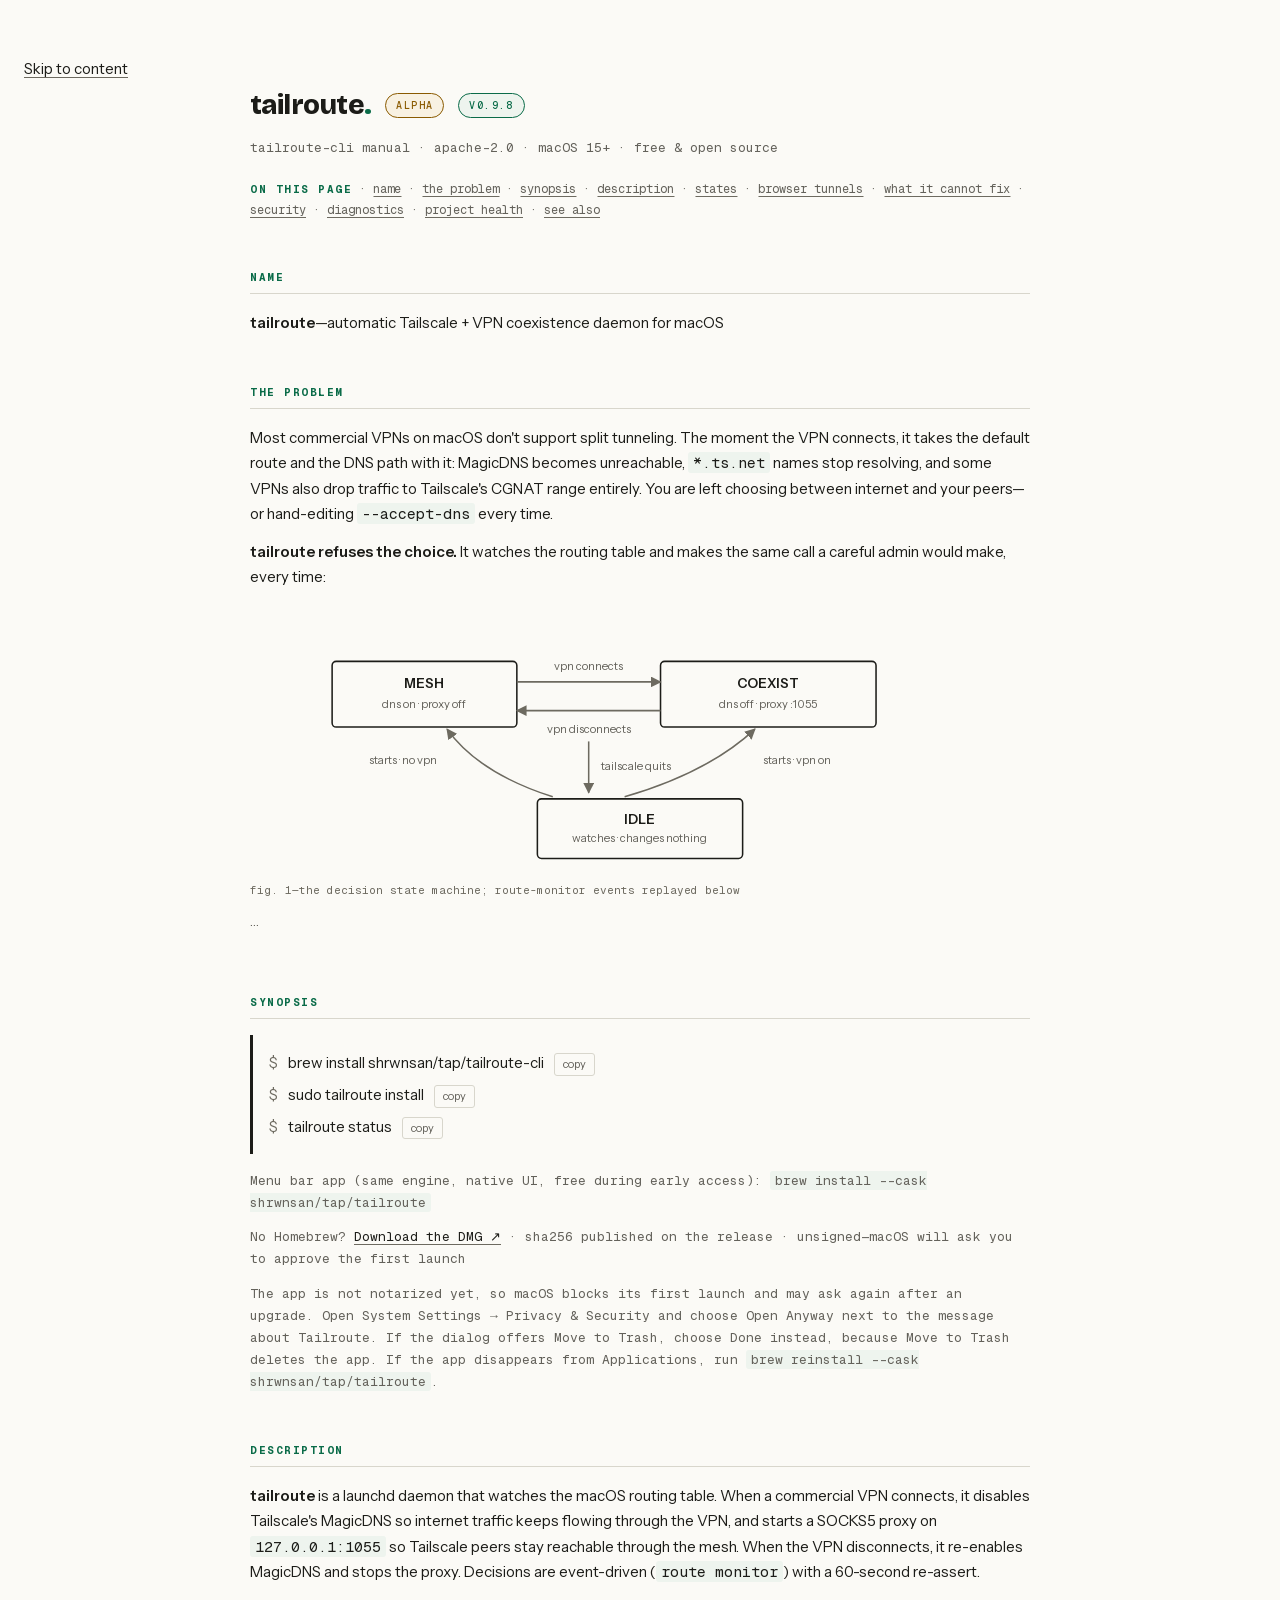
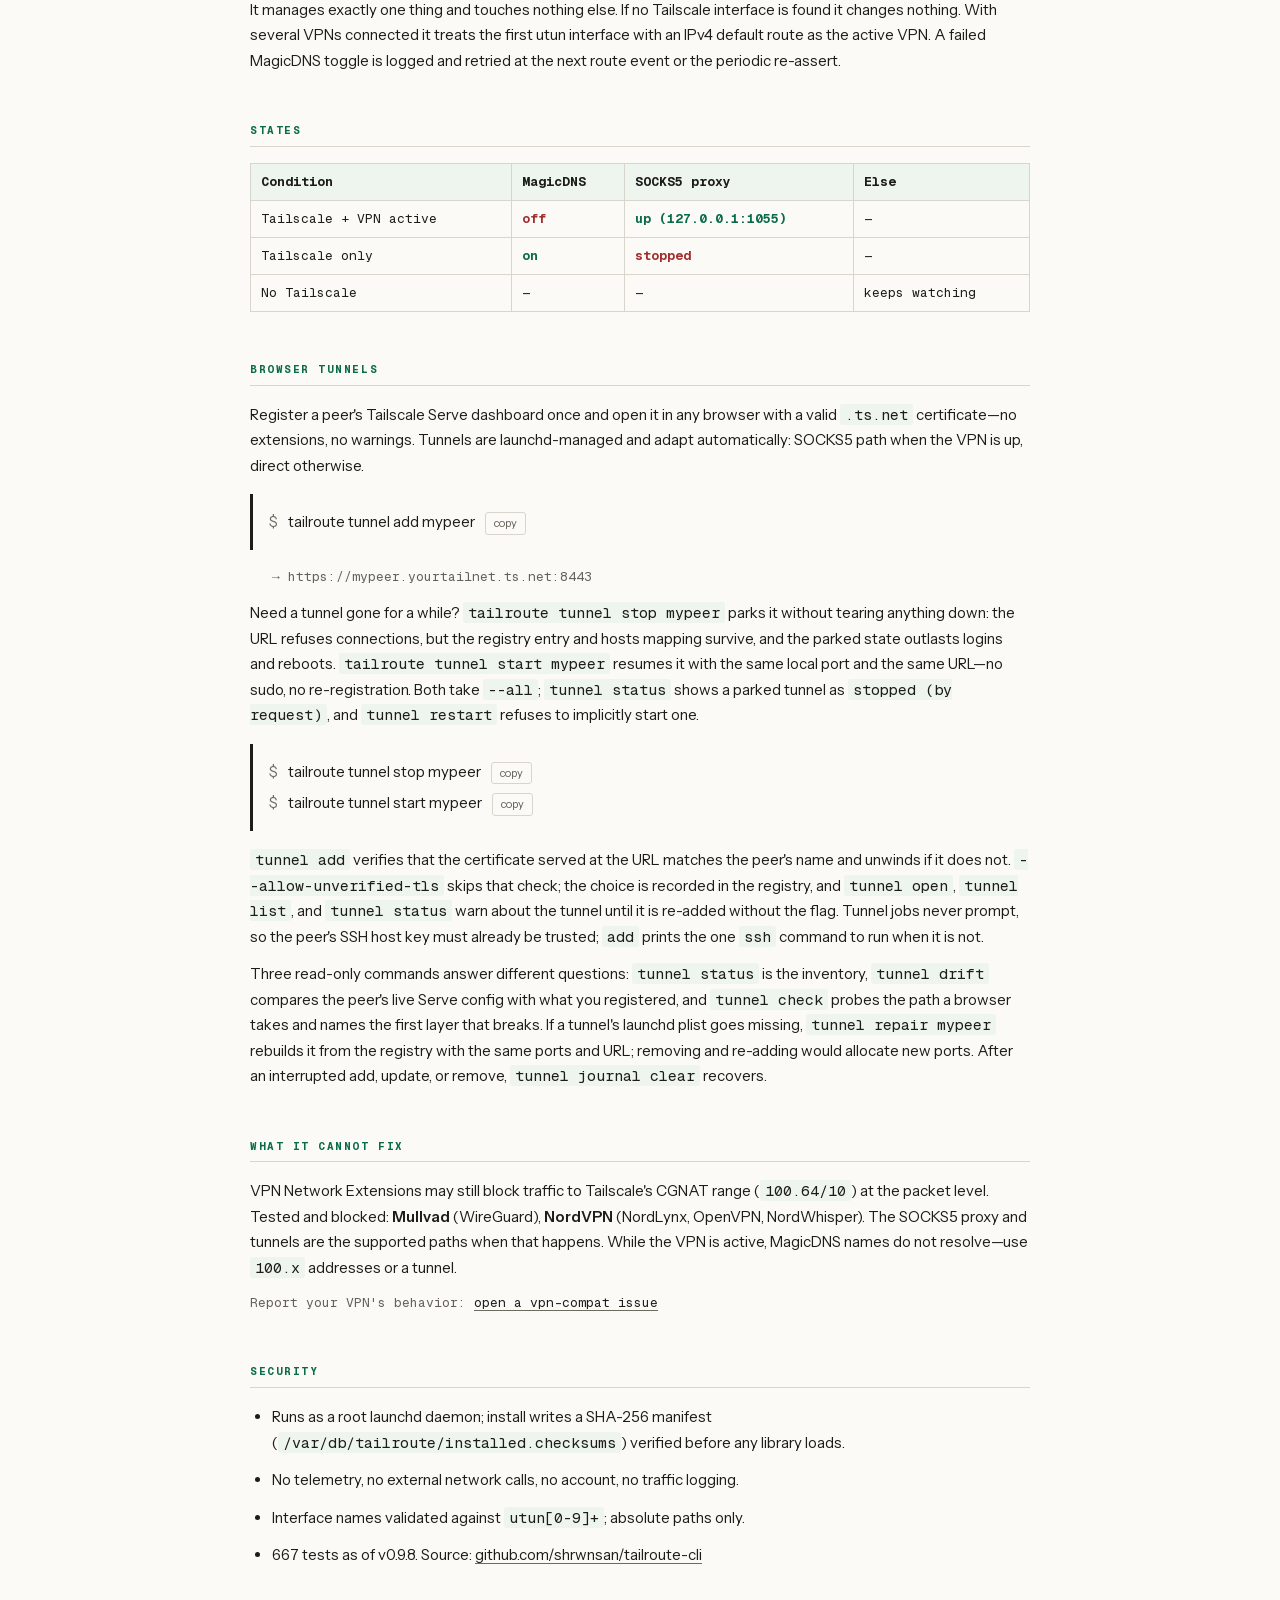
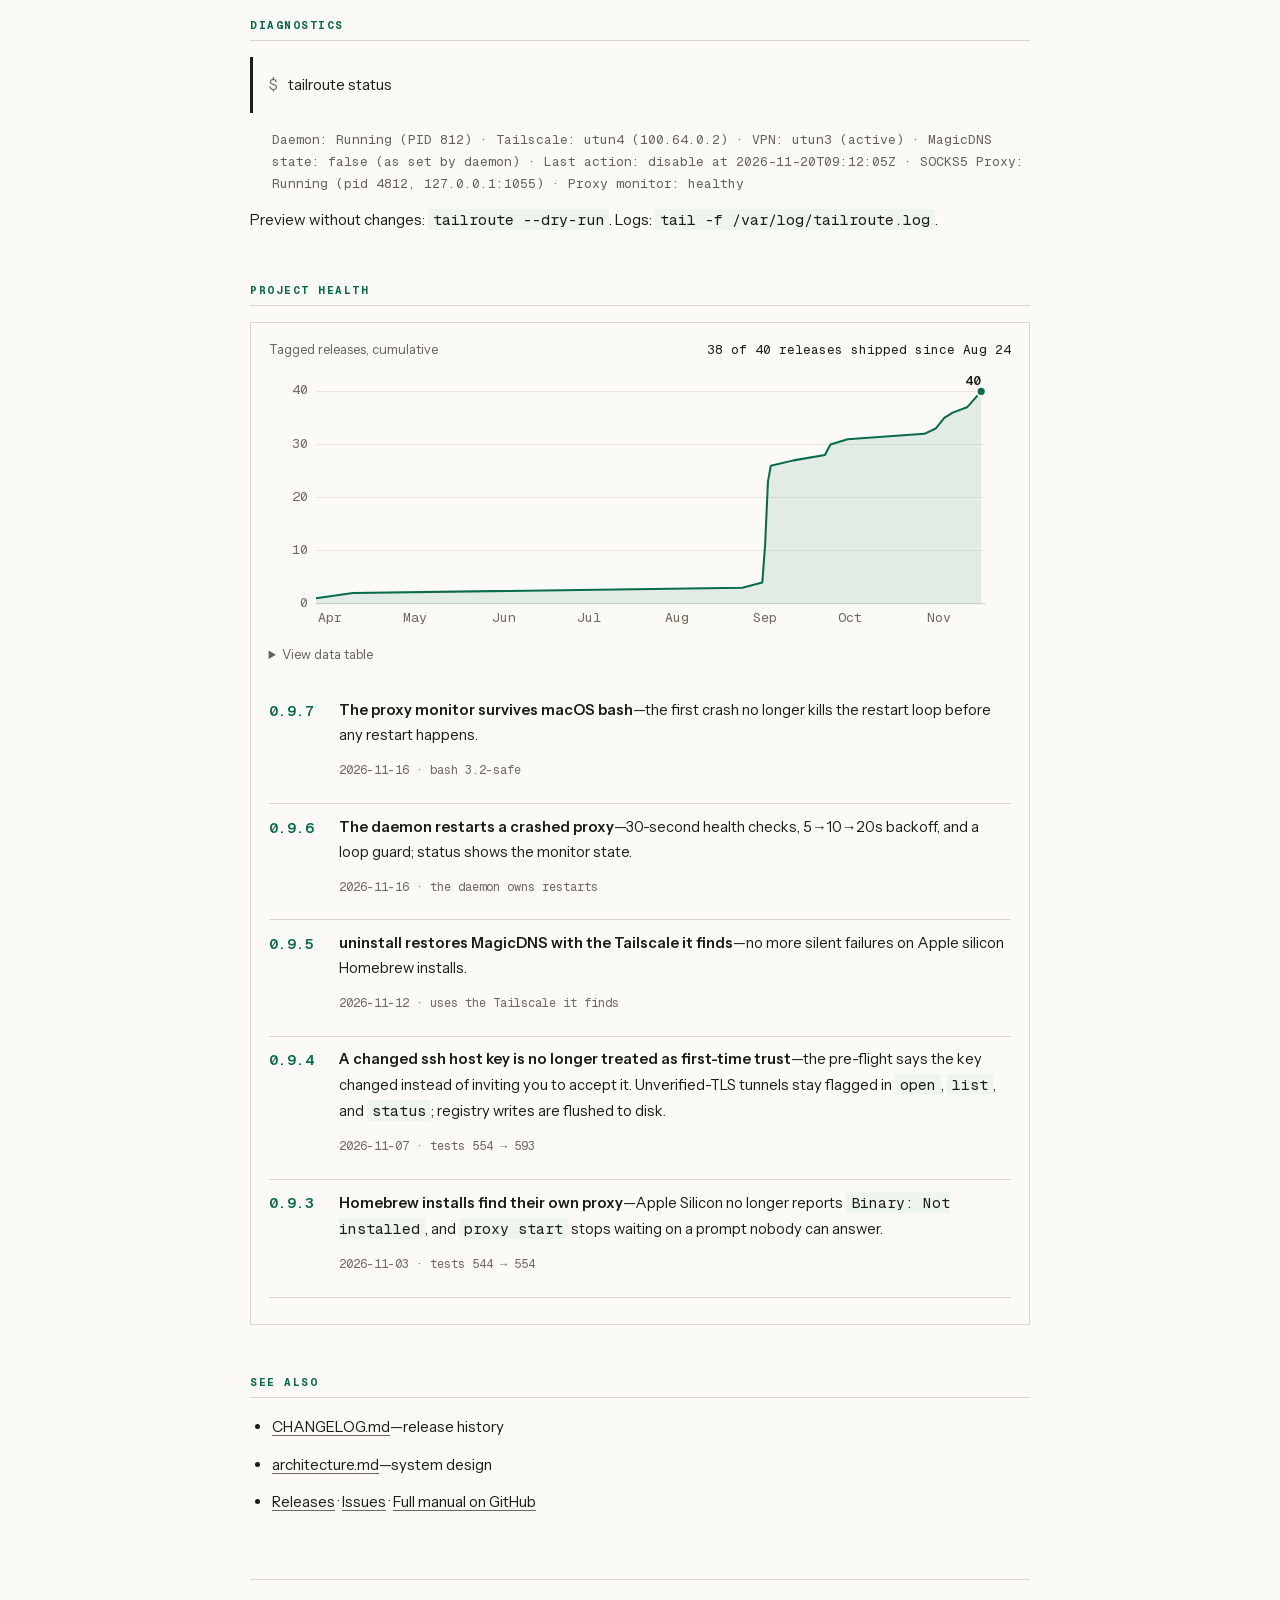
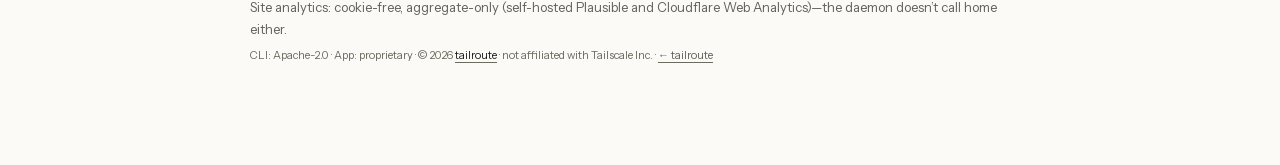
<file: docs/index.html>
<!DOCTYPE html>
<html lang="en">
<head>
<meta charset="UTF-8">
<meta name="viewport" content="width=device-width, initial-scale=1.0">
<title>tailroute-cli—Tailscale + VPN coexistence daemon for macOS</title>
<meta name="description" content="tailroute-cli manual: a macOS launchd daemon that toggles Tailscale MagicDNS when a VPN connects—internet stays up, peers stay reachable. No telemetry. Apache-2.0.">
<link rel="canonical" href="https://tailroute.app/docs/">
<meta property="og:type" content="website">
<meta property="og:site_name" content="tailroute-cli">
<meta property="og:title" content="tailroute-cli—Tailscale + VPN coexistence for macOS">
<meta property="og:description" content="A launchd daemon toggles MagicDNS when your VPN connects—internet stays up, peers stay reachable. No telemetry. Apache-2.0.">
<meta property="og:url" content="https://tailroute.app/docs/">
<meta property="og:image" content="https://tailroute.app/og.png">
<meta name="twitter:card" content="summary_large_image">
<meta name="twitter:title" content="tailroute-cli—Tailscale + VPN coexistence for macOS">
<meta name="twitter:description" content="A launchd daemon toggles MagicDNS when your VPN connects—internet stays up, peers stay reachable. No telemetry. Apache-2.0.">
<meta name="twitter:image" content="https://tailroute.app/og.png">
<link rel="icon" type="image/svg+xml" href="../favicon.svg">
  <link rel="preload" href="../assets/fonts/bricolage-grotesque-latin.woff2" as="font" type="font/woff2" crossorigin>
  <link rel="stylesheet" href="../assets/css/fonts.css">
<!-- Plausible analytics: self-hosted, first-party (same registrable domain).
     Ingest = pulse.tailroute.app; keep it DNS-only — never CDN-proxy it. -->
<script defer data-domain="tailroute.app" src="https://pulse.tailroute.app/js/script.js"></script>
<!-- Cloudflare Web Analytics: cookie-free, aggregate-only. -->
<script type='module' src='https://static.cloudflareinsights.com/beacon.min.js' data-cf-beacon='{"token": "418fcc4385174264b82cae5eb6305a76"}'></script>
<script type="application/ld+json">
{
  "@context": "https://schema.org",
  "@type": "SoftwareApplication",
  "name": "tailroute-cli",
  "operatingSystem": "macOS 15+",
  "applicationCategory": "UtilitiesApplication",
  "description": "macOS daemon that toggles Tailscale MagicDNS when a VPN connects—internet through the VPN, peers through the mesh. Includes a SOCKS5 mesh proxy and launchd-managed browser tunnels.",
  "softwareVersion": "0.9.8",
  "license": "https://github.com/shrwnsan/tailroute-cli/blob/main/LICENSE",
  "url": "https://tailroute.app/docs/",
  "codeRepository": "https://github.com/shrwnsan/tailroute-cli",
  "author": { "@type": "Person", "name": "shrwnsan", "url": "https://github.com/shrwnsan" },
  "offers": { "@type": "Offer", "price": "0", "priceCurrency": "USD" }
}
</script>
<style>
  /* Manual register, shared brand voice: the type families match the landing
     (Bricolage Grotesque display, Instrument Sans body, Geist Mono reference),
     while the man-page form—one column, hairline rules, no animations—stays.
     The dark scheme shares the landing's accents (mesh lime, vpn amber);
     every text/background pair here is WCAG AA (4.5:1). */
  :root {
    --disp: "Bricolage Grotesque", sans-serif;
    --sans: "Instrument Sans", sans-serif;
    --mono: "Geist Mono", ui-monospace, "SF Mono", Menlo, monospace;
    --accent: var(--green);
    color-scheme: light dark;
    --paper: #fbfaf6;
    --ink: #1c1c18;
    --dim: #63615a;
    --faint: #6d6a60;
    --rule: #d8d6cc;
    --green: #0a6b48;
    --green-bg: #eef4ee;
    --amber: #8a5a00;
    --amber-bg: #f8f1e2;
    --red: #a03030;
  }
  @media (prefers-color-scheme: dark) {
    :root {
      --paper: #161613;
      --ink: #d9d6ca;
      --dim: #a3a096;
      --faint: #908e83;
      --rule: #34332c;
      --green: #82cf9f;
      --green-bg: #1d2721;
      --amber: #e8a33d;
      --amber-bg: #2b2418;
      --red: #e07a7a;
      --accent: #c6f24e;
    }
  }
  * { margin: 0; padding: 0; box-sizing: border-box; }
  body {
    background: var(--paper);
    color: var(--ink);
    font-family: var(--sans);
    font-size: 15px;
    line-height: 1.7;
    padding: 56px 24px 88px;
  }
  main { max-width: 78ch; margin: 0 auto; }
  h1 {
    font-family: var(--disp);
    font-size: 28px;
    font-weight: 800;
    letter-spacing: -0.02em;
    margin: 0 0 8px;
  }
  .title-row { display: flex; align-items: center; gap: 14px; flex-wrap: wrap; margin-bottom: 8px; }
  .title-row h1 { margin: 0; }
  .title-row h1 a { color: var(--ink); text-decoration: none; }
  .title-row h1 a .dot { color: var(--accent); }
  .title-row h1 a:hover .dot { text-decoration: underline; text-decoration-color: var(--accent); }
  .meta {
    font-size: 13px; color: var(--dim);
    margin-bottom: 20px;
  }
  h2 {
    font-family: var(--mono);
    font-size: 11px;
    font-weight: 700;
    text-transform: uppercase;
    letter-spacing: 0.14em;
    color: var(--accent);
    border-bottom: 1px solid var(--rule);
    padding-bottom: 6px;
    margin: 48px 0 16px;
  }
  p, li { margin-bottom: 12px; }
  ul { padding-left: 22px; }
  a { color: var(--ink); text-decoration: underline; text-decoration-color: var(--faint); text-underline-offset: 3px; }
  a:hover { text-decoration-color: var(--ink); }
  p, li, td { overflow-wrap: anywhere; }
  code { font-family: var(--mono); background: var(--green-bg); padding: 1px 5px; border-radius: 3px; }
  .meta, .toc, table, .note, .figcap { font-family: var(--mono); }
  .badge {
    font-family: var(--mono);
    font-size: 10px;
    font-weight: 500;
    text-transform: uppercase;
    letter-spacing: 0.14em;
    color: var(--amber);
    background: var(--amber-bg);
    border: 1px solid var(--amber);
    border-radius: 999px;
    padding: 3px 10px;
    align-self: center;
  }
  .badge.free { color: var(--green); background: var(--green-bg); border-color: var(--green); }
  /* on-this-page toc + backlink to landing */
  .backlink { color: var(--dim); white-space: nowrap; }
  .toc { font-size: 12px; color: var(--dim); margin: 0 0 8px; }
  .toc .toc-label { font-family: var(--mono); font-size: 11px; font-weight: 700; text-transform: uppercase; letter-spacing: 0.14em; color: var(--accent); }
  .toc a { color: var(--dim); }
  .synopsis {
    background: var(--paper);
    border-left: 3px solid var(--ink);
    padding: 12px 16px;
    margin: 16px 0;
    overflow-x: auto;
  }
  .synopsis div { display: flex; gap: 10px; align-items: baseline; padding: 3px 0; flex-wrap: wrap; }
  .synopsis .p { color: var(--faint); }
  .synopsis button {
    font: inherit; font-size: 11px;
    background: none; border: 1px solid var(--rule); border-radius: 3px;
    color: var(--dim); padding: 1px 8px; cursor: pointer;
  }
  .synopsis button:hover { border-color: var(--ink); color: var(--ink); }
  table { border-collapse: collapse; width: 100%; margin: 16px 0; font-size: 13px; }
  th, td { border: 1px solid var(--rule); padding: 7px 10px; text-align: left; vertical-align: top; }
  th { background: var(--green-bg); font-weight: 700; }
  /* mobile: state table reflows into stacked cards */
  @media (max-width: 607px) {
    table.states thead { display: none; }
    table.states tr { display: block; border: 1px solid var(--rule); border-radius: 6px; padding: 6px 10px 8px; margin-bottom: 10px; }
    table.states td { display: flex; justify-content: space-between; gap: 14px; border: none; padding: 3px 0; }
    table.states td::before { content: attr(data-l); color: var(--faint); font-size: 11px; text-transform: uppercase; letter-spacing: 0.08em; }
    table.states td[data-l="Condition"] { font-weight: 700; border-bottom: 1px solid var(--rule); margin-bottom: 4px; padding-bottom: 6px; }
  }
  .ok { color: var(--green); font-weight: 700; }
  .no { color: var(--red); font-weight: 700; }
  .note { color: var(--dim); font-size: 13px; }
  .indent { padding-left: 22px; }
  footer {
    max-width: 78ch; margin: 64px auto 0;
    border-top: 1px solid var(--rule); padding-top: 16px;
  }
  footer .colophon { color: var(--dim); font-size: 13px; margin-bottom: 6px; }
  footer .legal { color: var(--faint); font-size: 11px; }

  /* state diagram */
  .figwrap { margin: 18px 0 8px; overflow-x: auto; }
  .figwrap svg { width: 100%; height: auto; display: block; }
  .fig-wide svg { min-width: 560px; }
  svg.fig-wide { display: block; }
  svg.fig-narrow { display: none; }
  @media (max-width: 607px) {
    svg.fig-wide { display: none; }
    svg.fig-narrow { display: block; }
  }
  .snode rect { fill: var(--paper); stroke: var(--ink); stroke-width: 1.5; transition: fill 0.25s; }
  .snode.active rect { fill: var(--green-bg); stroke-width: 2.5; }
  .sname { font-size: 13px; font-weight: 700; fill: var(--ink); }
  .ssub { font-size: 11px; fill: var(--dim); }
  .sedge { stroke: var(--faint); stroke-width: 1.5; fill: none; }
  .sedge.hot { stroke: var(--green); stroke-width: 2.5; stroke-dasharray: 6 4; animation: figflow 0.8s linear infinite; }
  .mk { fill: var(--faint); } .mkk { fill: var(--green); }
  .slabel { font-size: 11px; fill: var(--dim); font-family: inherit; }
  .figcap { font-size: 11px; color: var(--faint); margin-top: 6px; }
  @keyframes figflow { to { stroke-dashoffset: -10; } }
  :focus-visible { outline: 2px solid currentColor; outline-offset: 2px; }
  @media (prefers-reduced-motion: reduce) { .sedge.hot { animation: none; } }

  /* ---- project health: the release chart and feed, ported from the landing.
     The injected chart SVG reads --mark/--card/--line2/--text — remapped here
     to the manual's register; no entrance animations. ---- */
  .health { --mark: var(--green); --card: var(--paper); --line2: var(--rule); --text: var(--ink);
    margin: 2.2rem 0 0; }
  @media (prefers-color-scheme: dark) {
    /* the chart stroke steps to a value inside the validated lightness band
       on this surface; the text greens above stay as they are (AA text uses) */
    .health { --mark: #74a41a; }
  }
  .health .chart-card { position: relative; border: 1px solid var(--rule); padding: 1rem 1.1rem .6rem; }
  .health .chart-head { display: flex; justify-content: space-between; align-items: baseline; margin-bottom: .6rem; }
  .health .chart-title { font-size: .8rem; color: var(--dim); }
  .health .chart-hi { font-family: var(--mono); font-size: .8rem; color: var(--ink); }
  .health svg { width: 100%; height: auto; display: block; }
  .health .axis { stroke: var(--rule); stroke-width: 1; }
  .health .axtext { font-family: var(--mono); font-size: 13px; fill: var(--faint); }
  .health .chart-tip { position: absolute; pointer-events: none; opacity: 0; background: var(--ink);
    color: var(--paper); font-family: var(--mono); font-size: .75rem; padding: .3rem .55rem;
    white-space: nowrap; transform: translateY(-130%); z-index: 2; }
  .health .chart-tip b { color: inherit; }
  .health .chart-tip.below { transform: translateY(14px); }
  .health .data summary { cursor: pointer; font-size: .8rem; color: var(--dim); margin-top: .5rem; }
  .health .data table { width: 100%; border-collapse: collapse; font-family: var(--mono); font-size: .78rem; }
  .health .data td, .health .data th { text-align: left; padding: .25rem .5rem; border-bottom: 1px solid var(--rule); }
  .health .feed { margin: 1.4rem 0 1rem; }
  .health .feed-item { display: flex; gap: 1rem; padding: .65rem 0; border-bottom: 1px solid var(--rule); }
  .health .feed-item.last { border-bottom: none; }
  .health .feed-v { font-family: var(--mono); font-weight: 600; color: var(--green); min-width: 3.4rem; }
  .health .feed-t { font-size: .92rem; }
  .health .feed-d { font-family: var(--mono); font-size: .75rem; color: var(--faint); margin-top: .15rem; }
</style>
</head>
<body>
<a class="skip-link" href="#name">Skip to content</a>
<main>

  <div class="title-row">
    <h1><a href="../" aria-label="tailroute home">tailroute<span class="dot">.</span></a></h1>
    <span class="badge" title="pre-v1.0 software">alpha</span>
    <span data-metric="cli-version" class="badge free">v0.9.8</span>
  </div>
  <p class="meta">tailroute-cli manual · apache-2.0 · macOS 15+ · free &amp; open source</p>
  <nav class="toc" aria-label="On this page"><span class="toc-label">On this page</span> ·
     <a href="#name">name</a> ·
     <a href="#the-problem">the problem</a> ·
     <a href="#synopsis">synopsis</a> ·
     <a href="#description">description</a> ·
     <a href="#states">states</a> ·
     <a href="#browser-tunnels">browser tunnels</a> ·
     <a href="#what-it-cannot-fix">what it cannot fix</a> ·
     <a href="#security">security</a> ·
     <a href="#diagnostics">diagnostics</a> ·
     <a href="#project-health">project health</a> ·
     <a href="#see-also">see also</a></nav>

  <h2 id="name">Name</h2>
  <p><b>tailroute</b>—automatic Tailscale + VPN coexistence daemon for macOS</p>

  <h2 id="the-problem">The problem</h2>
  <p>Most commercial VPNs on macOS don't support split tunneling. The moment the
     VPN connects, it takes the default route and the DNS path with it:
     MagicDNS becomes unreachable, <code>*.ts.net</code> names stop resolving, and
     some VPNs also drop traffic to Tailscale's CGNAT range entirely. You are left
     choosing between internet and your peers—or hand-editing
     <code>--accept-dns</code> every time.</p>
  <p><b>tailroute refuses the choice.</b> It watches the routing table and makes
     the same call a careful admin would make, every time:</p>

  <div class="figwrap">
  <svg class="fig-wide" id="fig-wide" viewBox="0 0 760 260" role="img" aria-label="State diagram: IDLE, MESH and COEXIST with transitions driven by route-monitor events">
    <defs>
      <marker id="ah1" viewBox="0 0 10 10" refX="9" refY="5" markerWidth="7" markerHeight="7" orient="auto-start-reverse"><path d="M0,0 L10,5 L0,10 z" class="mk"/></marker>
      <marker id="ahh1" viewBox="0 0 10 10" refX="9" refY="5" markerWidth="7" markerHeight="7" orient="auto-start-reverse"><path d="M0,0 L10,5 L0,10 z" class="mkk"/></marker>
    </defs>
    <g class="snode" id="n1-mesh"><rect x="80" y="52" width="180" height="64" rx="4"/><text class="sname" x="170" y="78" text-anchor="middle">MESH</text><text class="ssub" x="170" y="97" text-anchor="middle">dns on · proxy off</text></g>
    <g class="snode" id="n1-coexist"><rect x="400" y="52" width="210" height="64" rx="4"/><text class="sname" x="505" y="78" text-anchor="middle">COEXIST</text><text class="ssub" x="505" y="97" text-anchor="middle">dns off · proxy :1055</text></g>
    <g class="snode" id="n1-idle"><rect x="280" y="186" width="200" height="58" rx="4"/><text class="sname" x="380" y="210" text-anchor="middle">IDLE</text><text class="ssub" x="380" y="228" text-anchor="middle">watches · changes nothing</text></g>
    <path class="sedge" id="e1-vpnup" d="M260,72 L400,72" marker-end="url(#ah1)"/><text class="slabel" x="330" y="60" text-anchor="middle">vpn connects</text>
    <path class="sedge" id="e1-vpndown" d="M400,100 L260,100" marker-end="url(#ah1)"/><text class="slabel" x="330" y="122" text-anchor="middle">vpn disconnects</text>
    <path class="sedge" id="e1-quit" d="M330,130 L330,180" marker-end="url(#ah1)"/><text class="slabel" x="342" y="158">tailscale quits</text>
    <path class="sedge" id="e1-startoff" d="M295,184 C245,168 212,146 192,118" marker-end="url(#ah1)"/><text class="slabel" x="182" y="152" text-anchor="end">starts · no vpn</text>
    <path class="sedge" id="e1-starton" d="M365,184 C420,168 462,146 492,118" marker-end="url(#ah1)"/><text class="slabel" x="500" y="152">starts · vpn on</text>
  </svg>
  <svg class="fig-narrow" id="fig-narrow" viewBox="0 0 380 334" role="img" aria-label="State diagram, compact layout: IDLE, MESH and COEXIST with transitions driven by route-monitor events">
    <defs>
      <marker id="ah2" viewBox="0 0 10 10" refX="9" refY="5" markerWidth="7" markerHeight="7" orient="auto-start-reverse"><path d="M0,0 L10,5 L0,10 z" class="mk"/></marker>
      <marker id="ahh2" viewBox="0 0 10 10" refX="9" refY="5" markerWidth="7" markerHeight="7" orient="auto-start-reverse"><path d="M0,0 L10,5 L0,10 z" class="mkk"/></marker>
    </defs>
    <g class="snode" id="n2-mesh"><rect x="96" y="40" width="188" height="56" rx="4"/><text class="sname" x="190" y="64" text-anchor="middle">MESH</text><text class="ssub" x="190" y="83" text-anchor="middle">dns on · proxy off</text></g>
    <g class="snode" id="n2-coexist"><rect x="96" y="150" width="188" height="56" rx="4"/><text class="sname" x="190" y="174" text-anchor="middle">COEXIST</text><text class="ssub" x="190" y="193" text-anchor="middle">dns off · proxy :1055</text></g>
    <g class="snode" id="n2-idle"><rect x="96" y="268" width="188" height="56" rx="4"/><text class="sname" x="190" y="292" text-anchor="middle">IDLE</text><text class="ssub" x="190" y="311" text-anchor="middle">watches · changes nothing</text></g>
    <path class="sedge" id="e2-vpnup" d="M140,96 L140,146" marker-end="url(#ah2)"/><text class="slabel" x="148" y="126">vpn connects</text>
    <path class="sedge" id="e2-vpndown" d="M240,146 L240,96" marker-end="url(#ah2)"/><text class="slabel" x="248" y="126">vpn disconnects</text>
    <path class="sedge" id="e2-quit" d="M190,206 L190,264" marker-end="url(#ah2)"/><text class="slabel" x="198" y="240">tailscale quits</text>
    <path class="sedge" id="e2-startoff" d="M108,268 C58,240 58,136 92,70" marker-end="url(#ah2)"/><text class="slabel" x="4" y="172">starts ·</text><text class="slabel" x="4" y="186">no vpn</text>
    <path class="sedge" id="e2-starton" d="M272,268 C322,240 322,136 288,70" marker-end="url(#ah2)"/><text class="slabel" x="328" y="172">starts ·</text><text class="slabel" x="328" y="186">vpn on</text>
  </svg>
  <p class="figcap">fig. 1—the decision state machine; route-monitor events replayed below</p>
  <p class="note" id="fig-caption">…</p>
  </div>

  <h2 id="synopsis">Synopsis</h2>
  <div class="synopsis">
    <div><span class="p">$</span> brew install shrwnsan/tap/tailroute-cli <button data-copy="brew install shrwnsan/tap/tailroute-cli">copy</button></div>
    <div><span class="p">$</span> sudo tailroute install <button data-copy="sudo tailroute install">copy</button></div>
    <div><span class="p">$</span> tailroute status <button data-copy="tailroute status">copy</button></div>
  </div>
  <p class="note">Menu bar app (same engine, native UI, free during early access):
    <code>brew install --cask shrwnsan/tap/tailroute</code></p>
  <p class="note">No Homebrew? <a href="https://github.com/shrwnsan/tailroute-cli/releases/latest" target="_blank" rel="noopener">Download the DMG ↗</a>
    · sha256 published on the release · unsigned—macOS will ask you to approve the first launch</p>
  <p class="note">The app is not notarized yet, so macOS blocks its first launch and may ask again after an upgrade.
    Open System Settings → Privacy &amp; Security and choose Open Anyway next to the message about Tailroute.
    If the dialog offers Move to Trash, choose Done instead, because Move to Trash deletes the app.
    If the app disappears from Applications, run <code>brew reinstall --cask shrwnsan/tap/tailroute</code>.</p>

  <h2 id="description">Description</h2>
  <p><b>tailroute</b> is a launchd daemon that watches the macOS routing table. When a
     commercial VPN connects, it disables Tailscale's MagicDNS so internet traffic
     keeps flowing through the VPN, and starts a SOCKS5 proxy on
     <code>127.0.0.1:1055</code> so Tailscale peers stay reachable through the mesh.
     When the VPN disconnects, it re-enables MagicDNS and stops the proxy.
     Decisions are event-driven (<code>route monitor</code>) with a 60-second re-assert.</p>
  <p>It manages exactly one thing and touches nothing else. If no Tailscale
     interface is found it changes nothing. With several VPNs connected it treats the first
     utun interface with an IPv4 default route as the active VPN. A failed MagicDNS toggle is
     logged and retried at the next route event or the periodic re-assert.</p>

  <h2 id="states">States</h2>
  <table class="states">
    <thead><tr><th>Condition</th><th>MagicDNS</th><th>SOCKS5 proxy</th><th>Else</th></tr></thead>
    <tbody>
      <tr><td data-l="Condition">Tailscale + VPN active</td><td data-l="MagicDNS" class="no">off</td><td data-l="Proxy" class="ok">up (127.0.0.1:1055)</td><td data-l="Else">—</td></tr>
      <tr><td data-l="Condition">Tailscale only</td><td data-l="MagicDNS" class="ok">on</td><td data-l="Proxy" class="no">stopped</td><td data-l="Else">—</td></tr>
      <tr><td data-l="Condition">No Tailscale</td><td data-l="MagicDNS">—</td><td data-l="Proxy">—</td><td data-l="Else">keeps watching</td></tr>
    </tbody>
  </table>

  <h2 id="browser-tunnels">Browser tunnels</h2>
  <p>Register a peer's Tailscale Serve dashboard once and open it in any browser
     with a valid <code>.ts.net</code> certificate—no extensions, no warnings.
     Tunnels are launchd-managed and adapt automatically: SOCKS5 path when the
     VPN is up, direct otherwise.</p>
  <div class="synopsis">
    <div><span class="p">$</span> tailroute tunnel add mypeer <button data-copy="tailroute tunnel add mypeer">copy</button></div>
  </div>
  <p class="note indent">→ https://mypeer.yourtailnet.ts.net:8443</p>
  <p>Need a tunnel gone for a while? <code>tailroute tunnel stop mypeer</code> parks
     it without tearing anything down: the URL refuses connections, but the
     registry entry and hosts mapping survive, and the parked state outlasts
     logins and reboots. <code>tailroute tunnel start mypeer</code> resumes it
     with the same local port and the same URL—no sudo, no re-registration.
     Both take <code>--all</code>; <code>tunnel status</code> shows a parked
     tunnel as <code>stopped (by request)</code>, and <code>tunnel restart</code>
     refuses to implicitly start one.</p>
  <div class="synopsis">
    <div><span class="p">$</span> tailroute tunnel stop mypeer <button data-copy="tailroute tunnel stop mypeer">copy</button></div>
    <div><span class="p">$</span> tailroute tunnel start mypeer <button data-copy="tailroute tunnel start mypeer">copy</button></div>
  </div>
  <p><code>tunnel add</code> verifies that the certificate served at the URL matches
     the peer's name and unwinds if it does not. <code>--allow-unverified-tls</code>
     skips that check; the choice is recorded in the registry, and
     <code>tunnel open</code>, <code>tunnel list</code>, and <code>tunnel status</code>
     warn about the tunnel until it is re-added without the flag. Tunnel jobs never
     prompt, so the peer's SSH host key must already be trusted; <code>add</code> prints
     the one <code>ssh</code> command to run when it is not.</p>
  <p>Three read-only commands answer different questions:
     <code>tunnel status</code> is the inventory, <code>tunnel drift</code> compares the
     peer's live Serve config with what you registered, and <code>tunnel check</code>
     probes the path a browser takes and names the first layer that breaks. If a
     tunnel's launchd plist goes missing, <code>tunnel repair mypeer</code> rebuilds it
     from the registry with the same ports and URL; removing and re-adding would
     allocate new ports. After an interrupted add, update, or remove,
     <code>tunnel journal clear</code> recovers.</p>

  <h2 id="what-it-cannot-fix">What it cannot fix</h2>
  <p>VPN Network Extensions may still block traffic to Tailscale's CGNAT range
     (<code>100.64/10</code>) at the packet level. Tested and blocked:
     <b>Mullvad</b> (WireGuard), <b>NordVPN</b> (NordLynx, OpenVPN, NordWhisper).
     The SOCKS5 proxy and tunnels are the supported paths when that happens.
     While the VPN is active, MagicDNS names do not resolve—use
     <code>100.x</code> addresses or a tunnel.</p>
  <p class="note">Report your VPN's behavior:
     <a href="https://github.com/shrwnsan/tailroute-cli/issues/new?template=vpn-compat.yml">open a vpn-compat issue</a></p>

  <h2 id="security">Security</h2>
  <ul>
    <li>Runs as a root launchd daemon; install writes a SHA-256 manifest
        (<code>/var/db/tailroute/installed.checksums</code>) verified before any library loads.</li>
    <li>No telemetry, no external network calls, no account, no traffic logging.</li>
    <li>Interface names validated against <code>utun[0-9]+</code>; absolute paths only.</li>
    <li>667 tests as of v0.9.8. Source: <a href="https://github.com/shrwnsan/tailroute-cli">github.com/shrwnsan/tailroute-cli</a></li>
  </ul>

  <h2 id="diagnostics">Diagnostics</h2>
  <div class="synopsis">
    <div><span class="p">$</span> tailroute status</div>
  </div>
  <p class="note indent">Daemon: Running (PID 812) · Tailscale: utun4 (100.64.0.2) · VPN: utun3 (active) ·
     MagicDNS state: false (as set by daemon) · Last action: disable at 2026-11-20T09:12:05Z ·
     SOCKS5 Proxy: Running (pid 4812, 127.0.0.1:1055) · Proxy monitor: healthy</p>
  <p>Preview without changes: <code>tailroute --dry-run</code>.
     Logs: <code>tail -f /var/log/tailroute.log</code>.</p>


<section class="health" id="project-health">
    <h2>Project health</h2>
<div class="chart-card">
          <div class="chart-head">
            <span class="chart-title">Tagged releases, cumulative</span>
<span class="chart-hi">38 of 40 releases shipped since Aug 24</span>
          </div>
          <svg viewBox="0 -14 728 260" role="img" tabindex="0" aria-label="Cumulative tagged releases, March to November 2026: 2 releases in spring, then 38 more from late August, ending at 40">
            <line class="axis" x1="46" y1="214.0" x2="702" y2="214.0"/>
            <text class="axtext" x="38" y="217.0" text-anchor="end">0</text>
            <line class="axis" x1="46" y1="162.0" x2="702" y2="162.0" opacity="0.5"/>
            <text class="axtext" x="38" y="165.0" text-anchor="end">10</text>
            <line class="axis" x1="46" y1="110.0" x2="702" y2="110.0" opacity="0.5"/>
            <text class="axtext" x="38" y="113.0" text-anchor="end">20</text>
            <line class="axis" x1="46" y1="58.0" x2="702" y2="58.0" opacity="0.5"/>
            <text class="axtext" x="38" y="61.0" text-anchor="end">30</text>
            <line class="axis" x1="46" y1="6.0" x2="702" y2="6.0" opacity="0.5"/>
            <text class="axtext" x="38" y="9.0" text-anchor="end">40</text>
            <text class="axtext" x="59.9" y="232" text-anchor="middle">Apr</text>
            <text class="axtext" x="143.5" y="232" text-anchor="middle">May</text>
            <text class="axtext" x="229.9" y="232" text-anchor="middle">Jun</text>
            <text class="axtext" x="313.5" y="232" text-anchor="middle">Jul</text>
            <text class="axtext" x="399.9" y="232" text-anchor="middle">Aug</text>
            <text class="axtext" x="486.2" y="232" text-anchor="middle">Sep</text>
            <text class="axtext" x="569.8" y="232" text-anchor="middle">Oct</text>
            <text class="axtext" x="656.2" y="232" text-anchor="middle">Nov</text>
            <path d="M46.0,208.8 L46.0,208.8 L82.2,203.6 L463.9,198.4 L483.5,193.2 L486.2,156.8 L489.0,94.4 L491.8,78.8 L514.1,73.6 L544.8,68.4 L547.5,63.2 L550.3,58.0 L567.0,52.8 L642.3,47.6 L653.4,42.4 L661.8,32.0 L670.1,26.8 L684.1,21.6 L698.0,6.0 L698.0,214 L46,214 Z" fill="var(--mark)" fill-opacity="0.1" stroke="none"/>
            <path d="M46.0,208.8 L82.2,203.6 L463.9,198.4 L483.5,193.2 L486.2,156.8 L489.0,94.4 L491.8,78.8 L514.1,73.6 L544.8,68.4 L547.5,63.2 L550.3,58.0 L567.0,52.8 L642.3,47.6 L653.4,42.4 L661.8,32.0 L670.1,26.8 L684.1,21.6 L698.0,6.0" fill="none" stroke="var(--mark)" stroke-width="2" stroke-linejoin="round"/>
            <circle cx="698.0" cy="6.0" r="4.5" fill="var(--mark)" stroke="var(--card)" stroke-width="2"/>
            <text x="698.0" y="0.0" text-anchor="end" style="font-family:var(--mono);font-size:13px;font-weight:600" fill="var(--text)">40</text>
            <line id="xhair" x1="0" y1="6.0" x2="0" y2="214" stroke="var(--line2)" stroke-width="1" opacity="0"/>
            <circle id="hoverdot" r="4" fill="var(--text)" stroke="var(--card)" stroke-width="2" opacity="0"/>
          </svg>
          <div class="chart-tip" id="chart-tip"></div>
          <script type="application/json" id="chart-data">{"vb":[0,-14,728,260],"pts":[[46.0,208.8,"2026-03-27",1],[82.2,203.6,"2026-04-09",2],[463.9,198.4,"2026-08-24",3],[483.5,193.2,"2026-08-31",4],[486.2,156.8,"2026-09-01",11],[489.0,94.4,"2026-09-02",23],[491.8,78.8,"2026-09-03",26],[514.1,73.6,"2026-09-11",27],[544.8,68.4,"2026-09-22",28],[547.5,63.2,"2026-09-23",29],[550.3,58.0,"2026-09-24",30],[567.0,52.8,"2026-09-30",31],[642.3,47.6,"2026-10-27",32],[653.4,42.4,"2026-10-31",33],[661.8,32.0,"2026-11-03",35],[670.1,26.8,"2026-11-06",36],[684.1,21.6,"2026-11-11",37],[698.0,6.0,"2026-11-16",40]]}</script>
          <details class="data">
            <summary>View data table</summary>
            <table>
              <thead><tr><th>Date</th><th>Cumulative tagged releases</th></tr></thead>
              <tbody>
                <tr><td>2026-03-27</td><td>1</td></tr>
                <tr><td>2026-04-09</td><td>2</td></tr>
                <tr><td>2026-08-24</td><td>3</td></tr>
                <tr><td>2026-08-31</td><td>4</td></tr>
                <tr><td>2026-09-01</td><td>11</td></tr>
                <tr><td>2026-09-02</td><td>23</td></tr>
                <tr><td>2026-09-03</td><td>26</td></tr>
                <tr><td>2026-09-11</td><td>27</td></tr>
                <tr><td>2026-09-22</td><td>28</td></tr>
                <tr><td>2026-09-23</td><td>29</td></tr>
                <tr><td>2026-09-24</td><td>30</td></tr>
                <tr><td>2026-09-30</td><td>31</td></tr>
                <tr><td>2026-10-27</td><td>32</td></tr>
                <tr><td>2026-10-31</td><td>33</td></tr>
                <tr><td>2026-11-03</td><td>35</td></tr>
                <tr><td>2026-11-06</td><td>36</td></tr>
                <tr><td>2026-11-11</td><td>37</td></tr>
                <tr><td>2026-11-16</td><td>40</td></tr>
              </tbody>
            </table>
          </details>
<div class="feed">
            <div class="feed-item"><span class="feed-v">0.9.7</span><div><p class="feed-t"><b>The proxy monitor survives macOS bash</b>—the first crash no longer kills the restart loop before any restart happens.</p><p class="feed-d">2026-11-16 · bash 3.2-safe</p></div></div>
            <div class="feed-item"><span class="feed-v">0.9.6</span><div><p class="feed-t"><b>The daemon restarts a crashed proxy</b>—30-second health checks, 5→10→20s backoff, and a loop guard; status shows the monitor state.</p><p class="feed-d">2026-11-16 · the daemon owns restarts</p></div></div>
            <div class="feed-item"><span class="feed-v">0.9.5</span><div><p class="feed-t"><b>uninstall restores MagicDNS with the Tailscale it finds</b>—no more silent failures on Apple silicon Homebrew installs.</p><p class="feed-d">2026-11-12 · uses the Tailscale it finds</p></div></div>
            <div class="feed-item"><span class="feed-v">0.9.4</span><div><p class="feed-t"><b>A changed ssh host key is no longer treated as first-time trust</b>—the pre-flight says the key changed instead of inviting you to accept it. Unverified-TLS tunnels stay flagged in <code>open</code>, <code>list</code>, and <code>status</code>; registry writes are flushed to disk.</p><p class="feed-d">2026-11-07 · tests 554 → 593</p></div></div>
            <div class="feed-item"><span class="feed-v">0.9.3</span><div><p class="feed-t"><b>Homebrew installs find their own proxy</b>—Apple Silicon no longer reports <code>Binary: Not installed</code>, and <code>proxy start</code> stops waiting on a prompt nobody can answer.</p><p class="feed-d">2026-11-03 · tests 544 → 554</p></div></div>
          </div>
          </div>
  </section>

  <h2 id="see-also">See also</h2>
  <ul>
    <li><a href="https://github.com/shrwnsan/tailroute-cli/blob/main/CHANGELOG.md">CHANGELOG.md</a>—release history</li>
    <li><a href="https://github.com/shrwnsan/tailroute-cli/blob/main/docs/architecture.md">architecture.md</a>—system design</li>
    <li><a href="https://github.com/shrwnsan/tailroute-cli/releases">Releases</a> · <a href="https://github.com/shrwnsan/tailroute-cli/issues">Issues</a> · <a href="https://github.com/shrwnsan/tailroute-cli#readme">Full manual on GitHub</a></li>
  </ul>

</main>
<footer>
  <p class="colophon">Site analytics: cookie-free, aggregate-only (self-hosted Plausible and Cloudflare Web Analytics)—the daemon doesn’t call home either.</p>
  <p class="legal">CLI: Apache-2.0 · App: proprietary · © 2026 <a href="https://github.com/shrwnsan/tailroute-cli">tailroute</a> · not affiliated with Tailscale Inc. · <a class="backlink" href="../">← tailroute</a></p>
</footer>
<script>
function honestCopy(text, btn) {
  function ok() { btn.textContent = "copied"; setTimeout(function () { btn.textContent = "copy"; }, 1400); }
  function fail() { btn.textContent = "copy failed"; setTimeout(function () { btn.textContent = "copy"; }, 2400); }
  function fallback() {
    var ta = document.createElement("textarea"); ta.value = text;
    ta.style.position = "fixed"; ta.style.opacity = "0";
    document.body.appendChild(ta); ta.select();
    var did = false; try { did = document.execCommand("copy"); } catch (e) {}
    document.body.removeChild(ta);
    if (did) ok(); else fail();
  }
  if (navigator.clipboard && navigator.clipboard.writeText && window.isSecureContext) navigator.clipboard.writeText(text).then(ok, fallback);
  else fallback();
}
document.querySelectorAll("[data-copy]").forEach(function (btn) {
  btn.addEventListener("click", function () { honestCopy(btn.getAttribute("data-copy"), btn); });
});
(function () {
  var caption = document.getElementById("fig-caption");
  if (!caption) return;
  var STEPS = [
    { node: "mesh",    edge: null,       cap: "tailscale up, no vpn \u2192 MESH (dns on \u00b7 proxy off)" },
    { node: "coexist", edge: "vpnup",    cap: "route monitor: default \u2192 utun3 (vpn up) \u2192 COEXIST" },
    { node: "mesh",    edge: "vpndown",  cap: "route monitor: utun3 removed (vpn down) \u2192 MESH" },
    { node: "idle",    edge: "quit",     cap: "route monitor: utun4 removed \u2192 IDLE (nothing to do)" },
    { node: "coexist", edge: "starton",  cap: "tailscale starts, vpn already on \u2192 COEXIST" },
    { node: "idle",    edge: "quit",     cap: "tailscale quits \u2192 IDLE (changes nothing)" },
    { node: "mesh",    edge: "startoff", cap: "tailscale starts \u2192 MESH (dns on \u00b7 proxy off)" }
  ];
  function narrow() { return window.matchMedia("(max-width: 607px)").matches; }
  var i = -1, last = { node: null, edge: null };
  function clearLayout(d) {
    if (last.node) { var n = document.getElementById("n" + d + "-" + last.node); if (n) n.classList.remove("active"); }
    if (last.edge) { var e = document.getElementById("e" + d + "-" + last.edge); if (e) { e.classList.remove("hot"); e.setAttribute("marker-end", "url(#ah" + d + ")"); } }
  }
  function show(step) {
    var d = narrow() ? "2" : "1";
    clearLayout("1"); clearLayout("2");
    document.getElementById("n" + d + "-" + step.node).classList.add("active");
    if (step.edge) {
      var e = document.getElementById("e" + d + "-" + step.edge);
      e.classList.add("hot");
      e.setAttribute("marker-end", "url(#ahh" + d + ")");
    }
    last = { node: step.node, edge: step.edge };
    caption.textContent = "$ " + step.cap;
  }
  if (window.matchMedia("(prefers-reduced-motion: reduce)").matches) {
    ["1", "2"].forEach(function (d) {
      document.getElementById("n" + d + "-coexist").classList.add("active");
    });
    caption.textContent = "$ " + STEPS[1].cap; // static: coexistence state, no cycling
    return;
  }
  setInterval(function () { i = (i + 1) % STEPS.length; show(STEPS[i]); }, 2600);
})();
</script>
<script defer src="../assets/js/chart.js"></script>
</body>
</html>
</file>
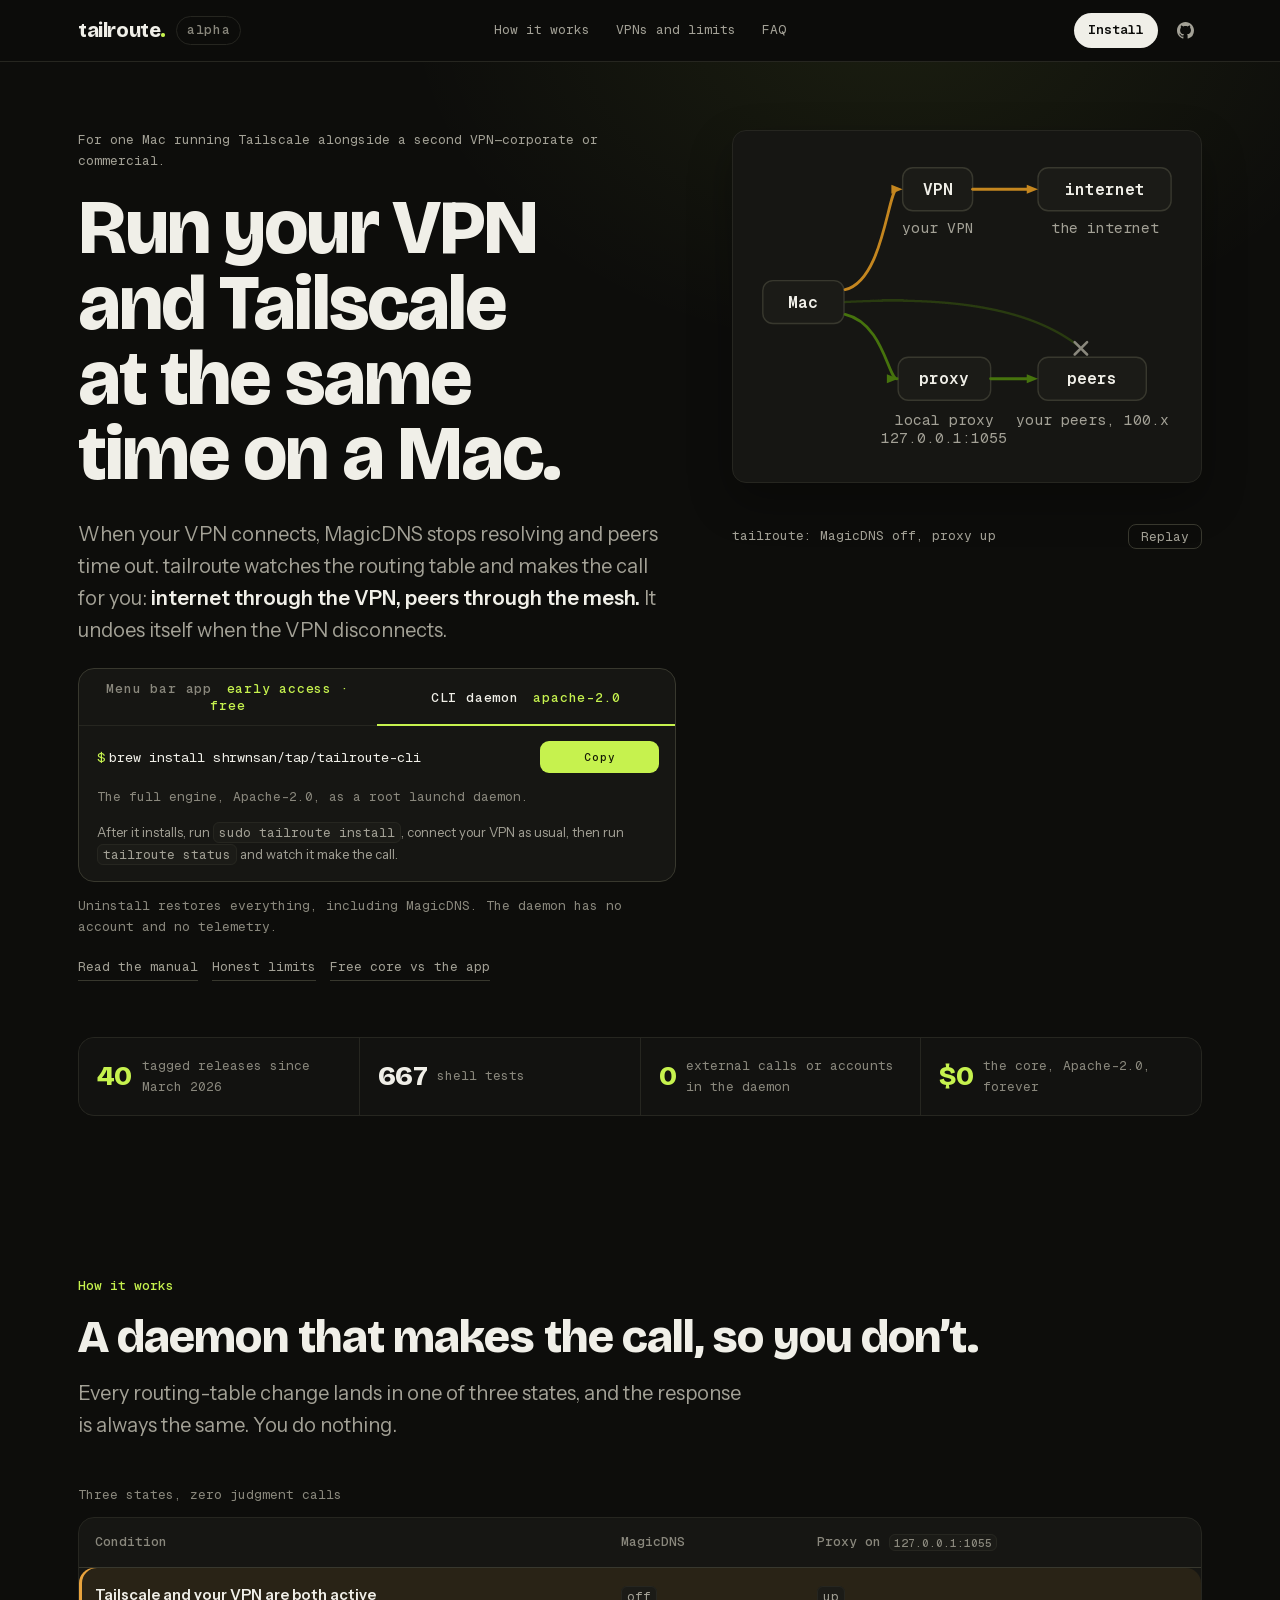
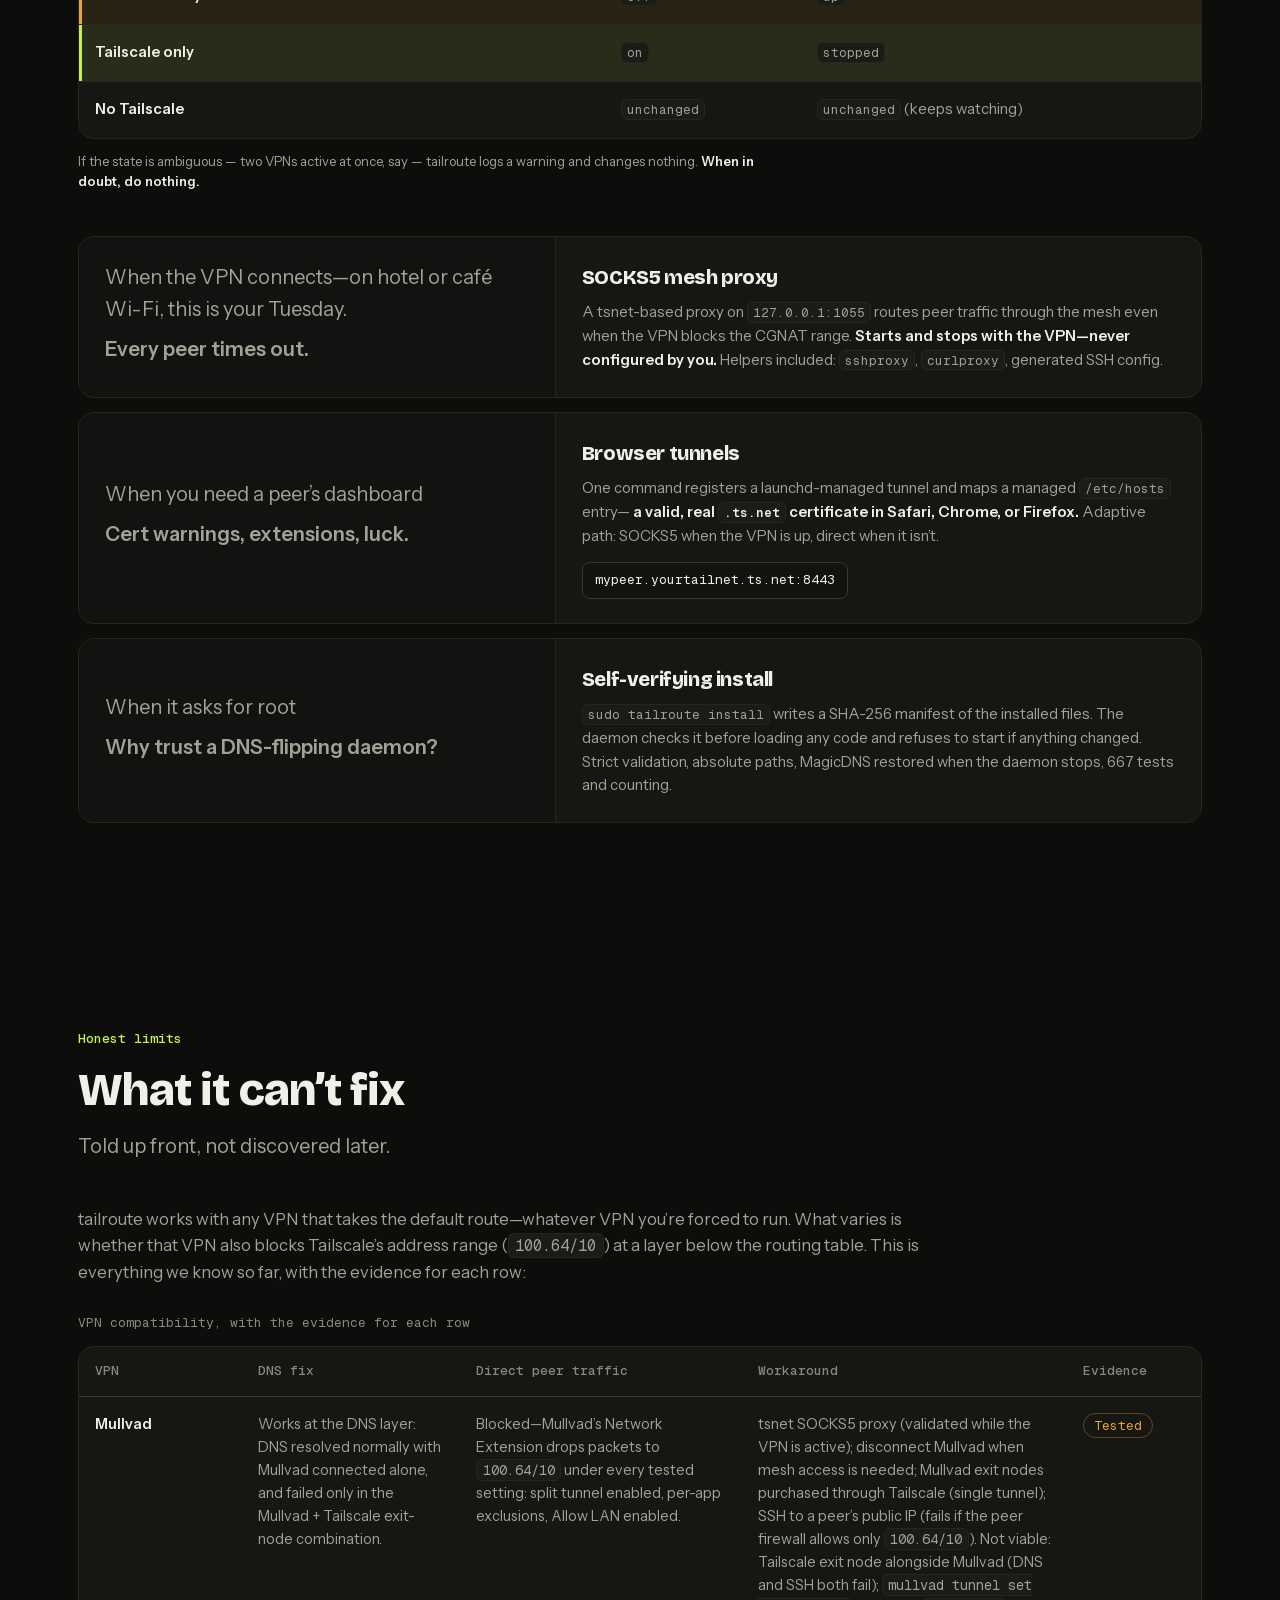
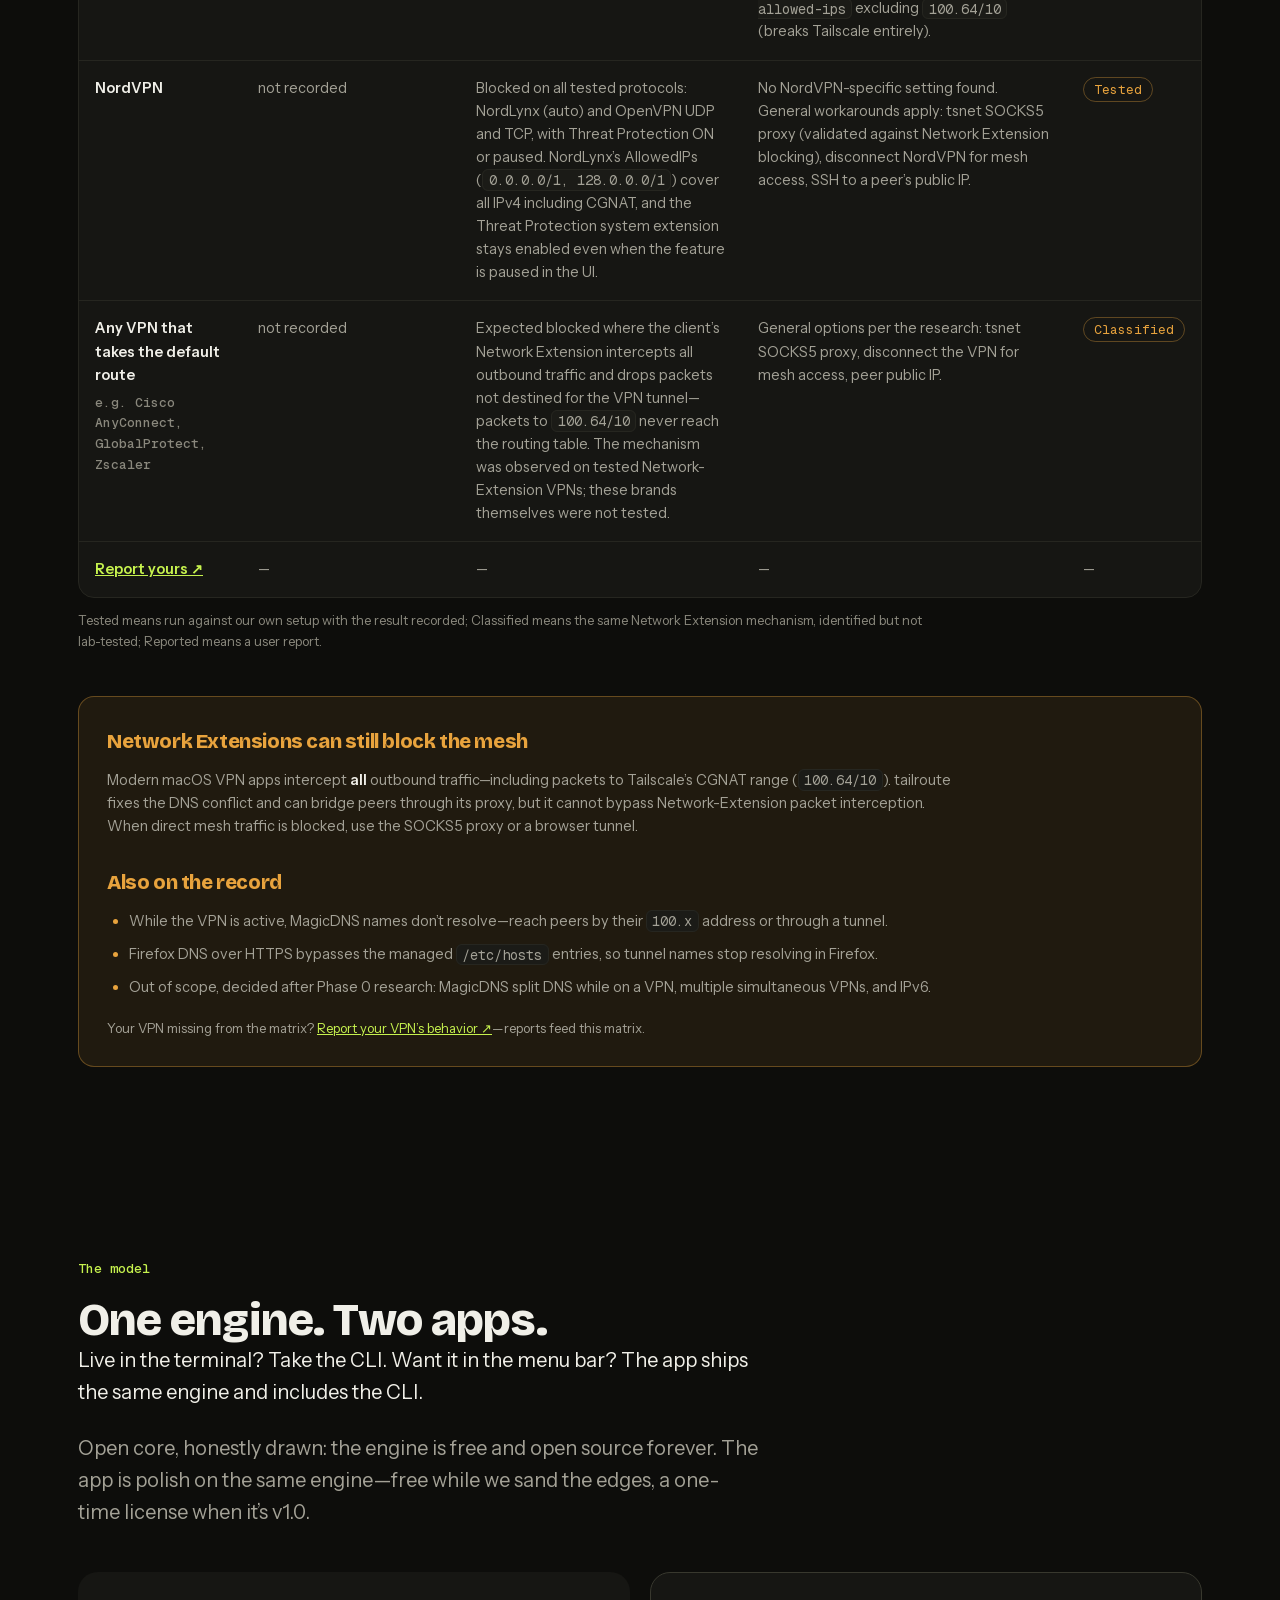
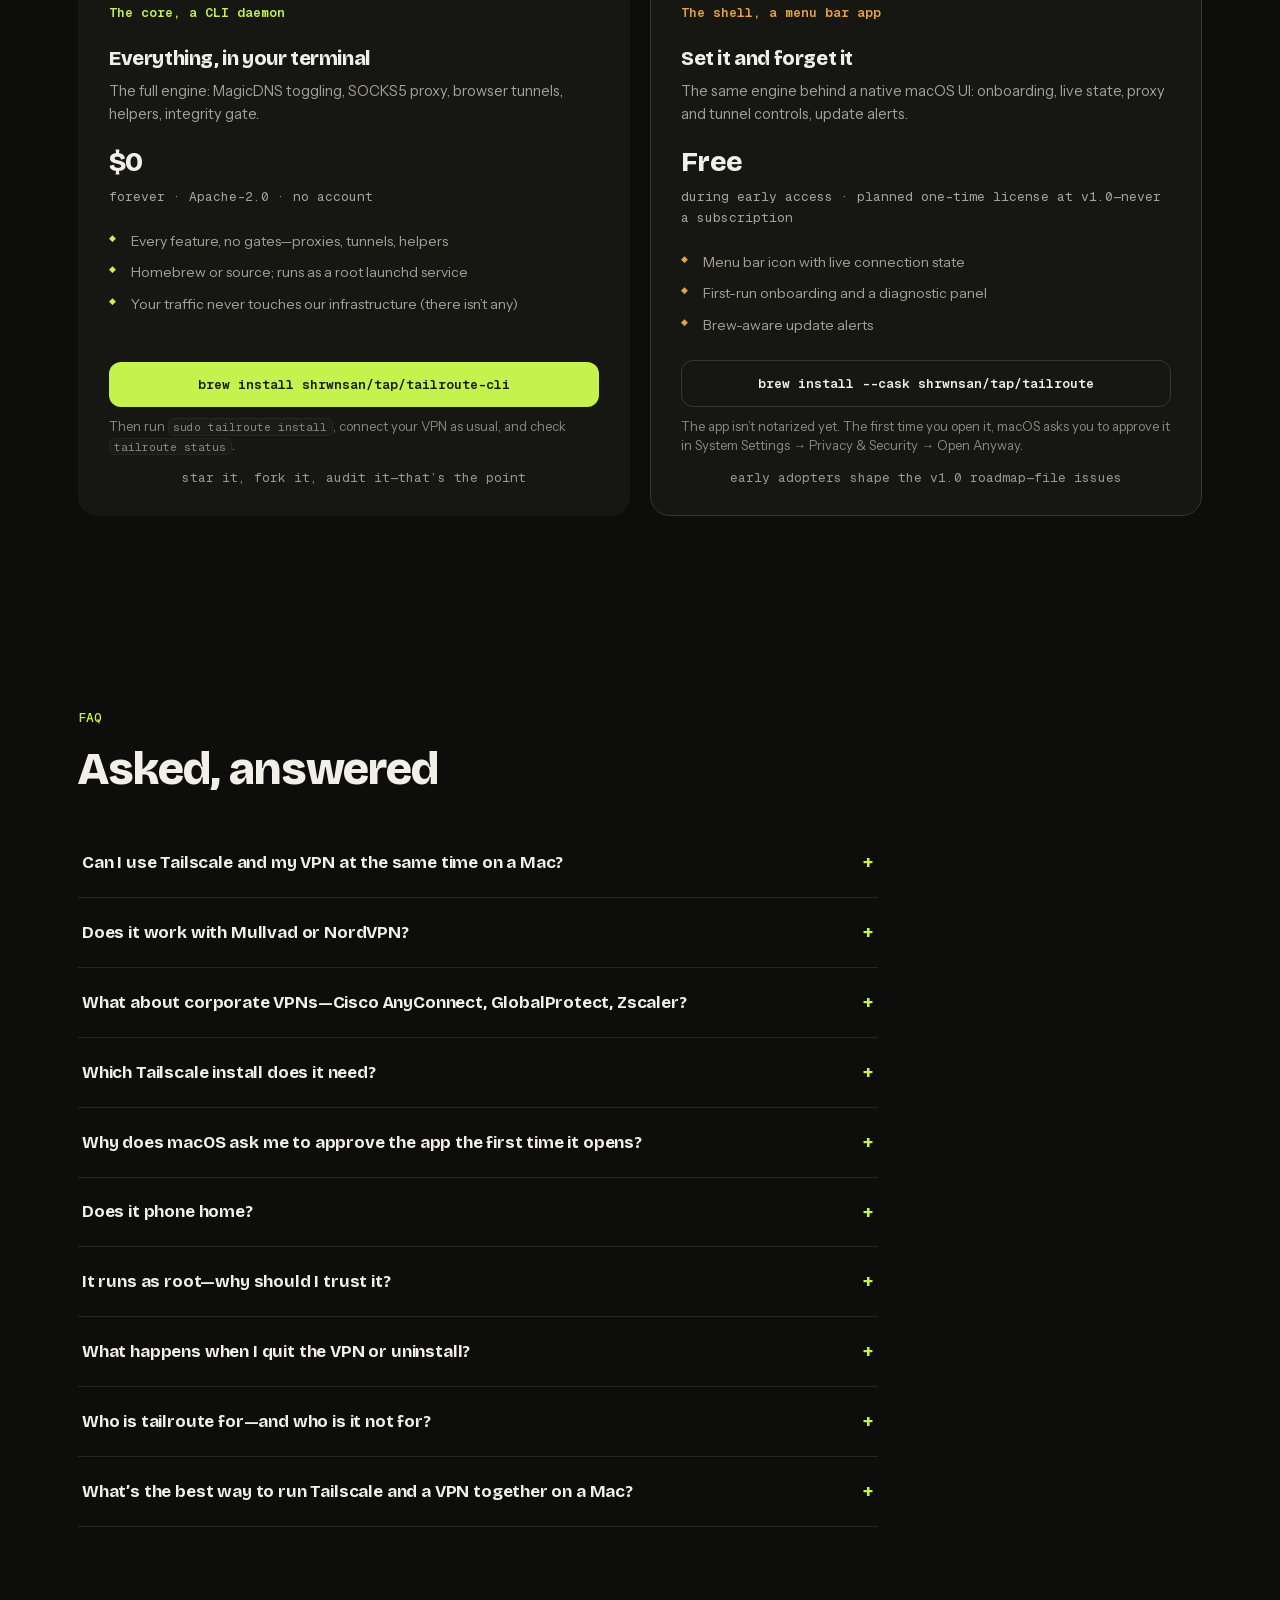
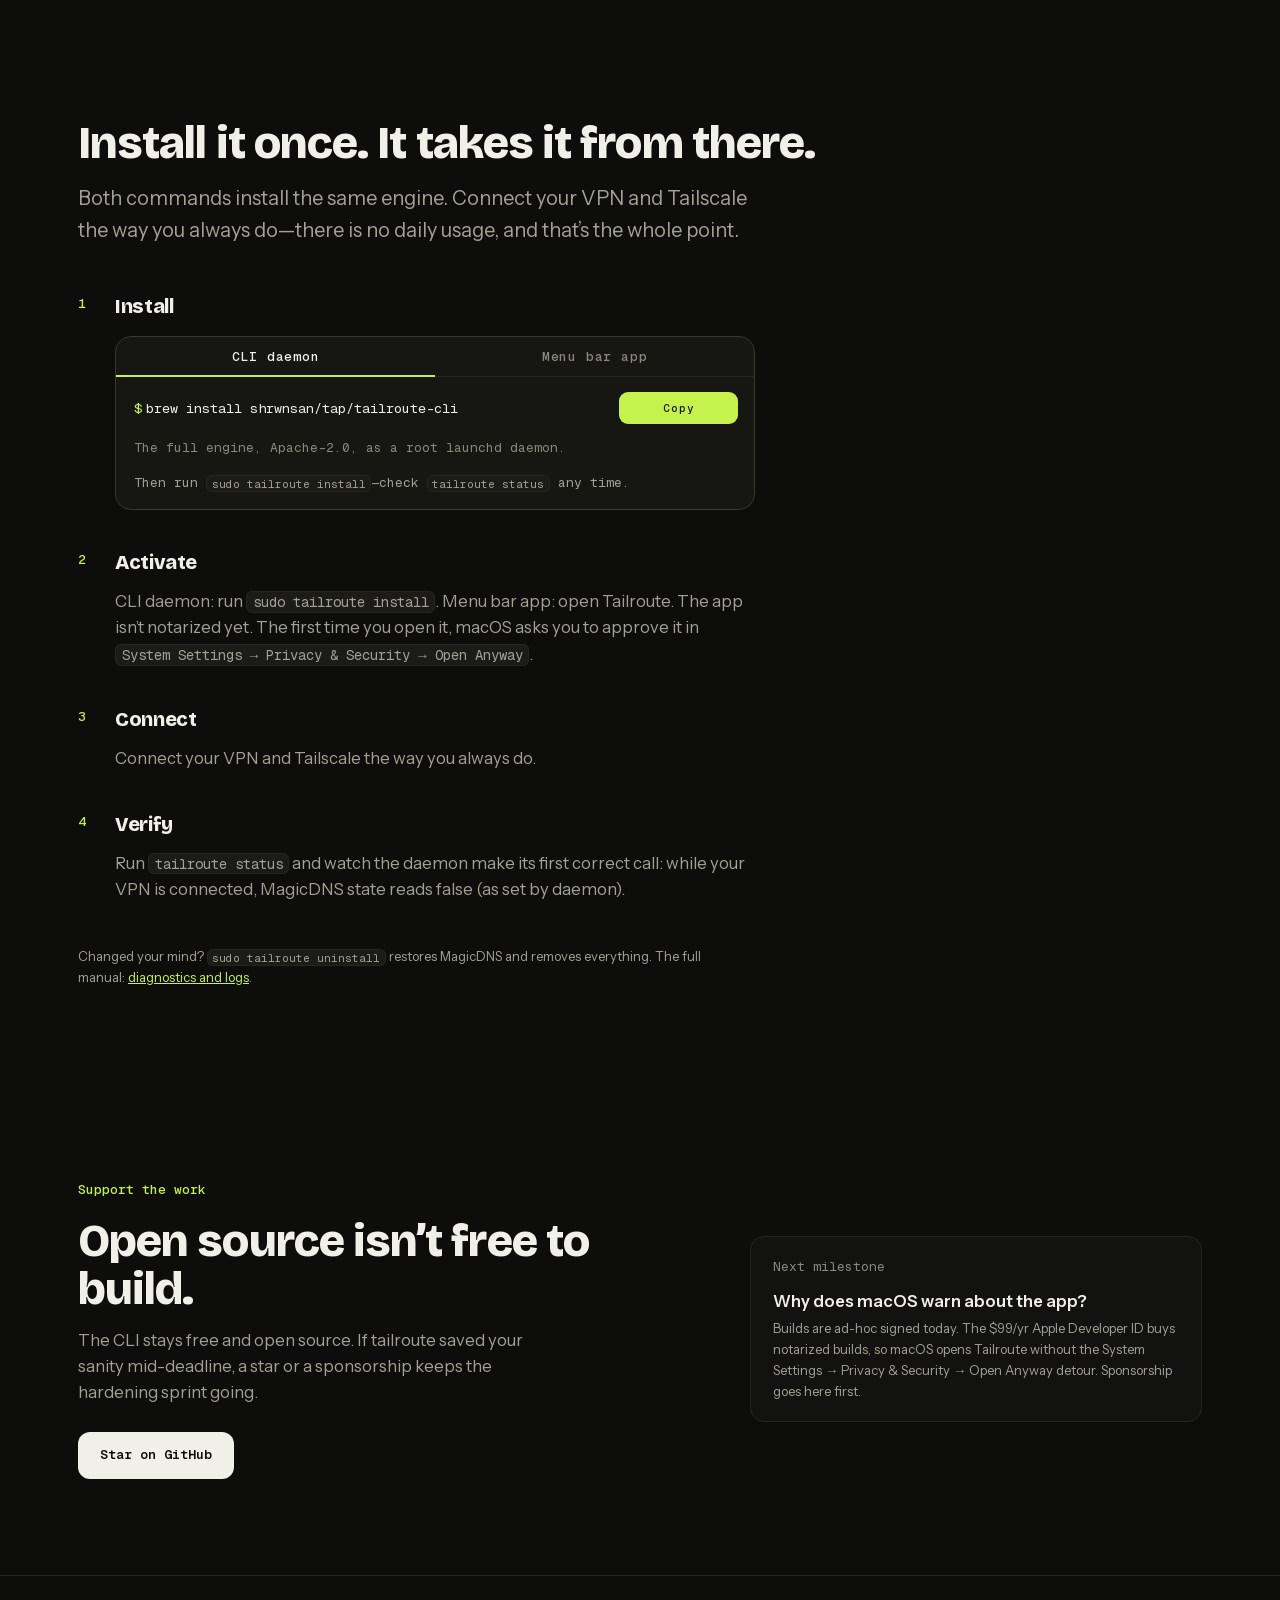
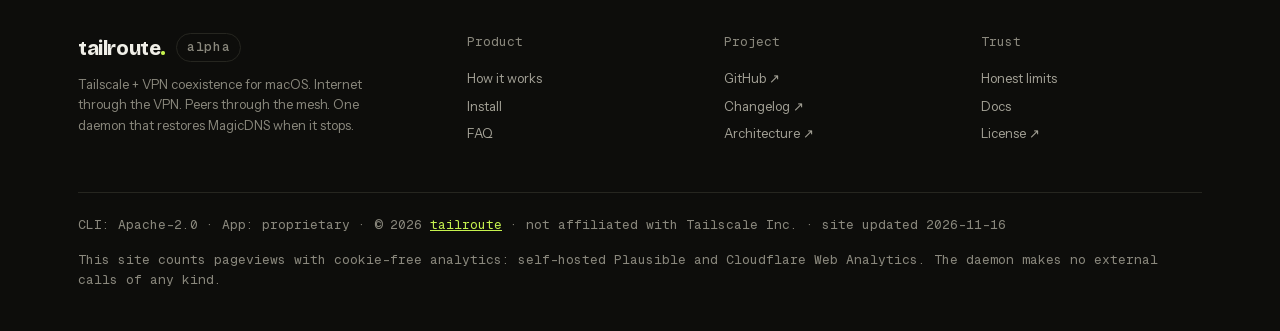
<file: site/index.html>
<!DOCTYPE html>
<html lang="en">
<head>
<meta charset="UTF-8">
<meta name="viewport" content="width=device-width, initial-scale=1.0">

<!-- region:assets owner:lead -->
<script>document.documentElement.className+=" js";</script>
<link rel="preload" href="assets/fonts/bricolage-grotesque-latin.woff2" as="font" type="font/woff2" crossorigin>
<link rel="stylesheet" href="assets/css/fonts.css">
<link rel="stylesheet" href="assets/css/tokens.css">
<link rel="stylesheet" href="assets/css/base.css">
<link rel="stylesheet" href="assets/css/nav.css">
<link rel="stylesheet" href="assets/css/install.css">
<link rel="stylesheet" href="assets/css/hero.css">
<link rel="stylesheet" href="assets/css/diagram.css">
<link rel="stylesheet" href="assets/css/features.css">
<link rel="stylesheet" href="assets/css/finale.css">
<link rel="stylesheet" href="assets/css/core.css">
<link rel="stylesheet" href="assets/css/limits.css">
<link rel="stylesheet" href="assets/css/faq.css">
<link rel="stylesheet" href="assets/css/support.css">
<link rel="stylesheet" href="assets/css/footer.css">
<script defer src="assets/js/copy.js"></script>
<script defer src="assets/js/diagram.js"></script>
<script defer src="assets/js/install.js"></script>
<script defer src="assets/js/nav.js"></script>
<!-- Plausible analytics: self-hosted, first-party (same registrable domain).
     Ingest = pulse.tailroute.app; keep it DNS-only — never CDN-proxy it. -->
<script defer data-domain="tailroute.app" src="https://pulse.tailroute.app/js/script.js"></script>
<!-- Cloudflare Web Analytics: cookie-free, aggregate-only. -->
<script type='module' src='https://static.cloudflareinsights.com/beacon.min.js' data-cf-beacon='{"token": "418fcc4385174264b82cae5eb6305a76"}'></script>
<!-- /region:assets -->

<!-- region:meta owner:meta -->
<title>tailroute-cli—Tailscale + VPN coexistence for macOS</title>
  <meta name="description" content="Run your VPN and Tailscale at the same time on a Mac. tailroute-cli toggles MagicDNS when your VPN connects—internet through the VPN, peers through the mesh. No telemetry. Apache-2.0 CLI.">
  <link rel="canonical" href="https://tailroute.app/">
  <meta property="og:type" content="website">
  <meta property="og:site_name" content="tailroute-cli">
  <meta property="og:title" content="tailroute-cli—Tailscale + VPN coexistence for macOS">
  <meta property="og:description" content="Internet through your VPN. Peers through your mesh. One daemon toggles MagicDNS when your VPN connects.">
  <meta property="og:url" content="https://tailroute.app/">
  <meta property="og:image" content="https://tailroute.app/og.png">
  <meta name="twitter:card" content="summary_large_image">
  <meta name="twitter:title" content="tailroute-cli—Tailscale + VPN coexistence for macOS">
  <meta name="twitter:description" content="Internet through your VPN. Peers through your mesh. One daemon toggles MagicDNS when your VPN connects.">
  <meta name="twitter:image" content="https://tailroute.app/og.png">
  <link rel="icon" type="image/svg+xml" href="favicon.svg">
  <script type="application/ld+json">
  {
    "@context": "https://schema.org",
    "@type": "SoftwareApplication",
    "name": "tailroute-cli",
    "applicationCategory": "UtilitiesApplication",
    "operatingSystem": "macOS",
    "softwareVersion": "0.9.8",
    "license": "https://www.apache.org/licenses/LICENSE-2.0",
    "url": "https://tailroute.app/",
    "description": "A macOS daemon that toggles Tailscale's MagicDNS when your VPN connects—internet through the VPN, peers through the mesh. No telemetry. Apache-2.0 CLI.",
    "offers": {
      "@type": "Offer",
      "price": "0",
      "priceCurrency": "USD"
    },
    "softwareRequirements": "macOS 15 or later, Tailscale installed",
    "featureList": "Automatic MagicDNS toggling, SOCKS5 mesh proxy on 127.0.0.1:1055, launchd-managed browser tunnels with valid .ts.net certificates, SHA-256 install integrity manifest",
    "screenshot": "https://tailroute.app/og.png",
    "author": { "@type": "Person", "name": "shrwnsan", "url": "https://github.com/shrwnsan" }
  }
  </script>
<!-- /region:meta -->
</head>
<body>

<!-- region:nav owner:nav -->
<nav aria-label="Primary">
  <div class="nav-in">
    <div class="brand-wrap">
      <a class="brand" href="#top">tailroute<i>.</i></a>
      <span class="stage-pill" title="pre-v1.0 software">alpha</span>
    </div>
    <div class="nav-mid">
      <a href="#features">How it works</a>
      <a href="#limits">VPNs and limits</a>
      <a href="#faq">FAQ</a>
    </div>
    <div class="nav-right">
      <!-- Star returns here only when a sponsorship channel is live (point it at the channel then; same moment, revisit the #support section)
      <a class="sp-link" href="https://github.com/sponsors/shrwnsan" target="_blank" rel="noopener">★ Sponsor</a>
      -->
      <a class="nav-cta" href="#install">Install</a>
      <details class="nav-menu">
        <summary aria-label="Menu">
          <svg class="i-menu" viewBox="0 0 24 24" fill="none" stroke="currentColor" stroke-width="2" stroke-linecap="round" aria-hidden="true"><path d="M4 6h16M4 12h16M4 18h16"/></svg>
          <svg class="i-x" viewBox="0 0 24 24" fill="none" stroke="currentColor" stroke-width="2" stroke-linecap="round" aria-hidden="true"><path d="M18 6 6 18M6 6l12 12"/></svg>
        </summary>
        <div class="nav-panel">
          <div class="np-brand" aria-hidden="true">tailroute<i>.</i> <span class="np-alpha">alpha</span></div>
          <a href="#features">How it works</a>
          <a href="#limits">VPNs and limits</a>
          <a href="#faq">FAQ</a>
        </div>
      </details>
      <a class="gh-btn" href="https://github.com/shrwnsan/tailroute-cli" target="_blank" rel="noopener" aria-label="GitHub repository">
        <svg viewBox="0 0 16 16" aria-hidden="true"><path d="M8 0C3.58 0 0 3.58 0 8c0 3.54 2.29 6.53 5.47 7.59.4.07.55-.17.55-.38 0-.19-.01-.82-.01-1.49-2.01.37-2.53-.49-2.69-.94-.09-.23-.48-.94-.82-1.13-.28-.15-.68-.52-.01-.53.63-.01 1.08.58 1.23.82.72 1.21 1.87.87 2.33.66.07-.52.28-.87.51-1.07-1.78-.2-3.64-.89-3.64-3.95 0-.87.31-1.59.82-2.15-.08-.2-.36-1.02.08-2.12 0 0 .67-.21 2.2.82.64-.18 1.32-.27 2-.27s1.36.09 2 .27c1.53-1.04 2.2-.82 2.2-.82.44 1.1.16 1.92.08 2.12.51.56.82 1.27.82 2.15 0 3.07-1.87 3.75-3.65 3.95.29.25.54.73.54 1.48 0 1.07-.01 1.93-.01 2.2 0 .21.15.46.55.38A8.01 8.01 0 0 0 16 8c0-4.42-3.58-8-8-8Z"/></svg>
      </a>
    </div>
  </div>
</nav>
<!-- /region:nav -->


<a class="skip-link" href="#top">Skip to content</a>
<main id="top">

<!-- region:hero owner:hero -->
  <!-- HERO -->
  <header class="hero">
    <div class="wrap">
      <div class="hero-grid">
        <div>
          <p class="eyebrow">For one Mac running Tailscale alongside a second VPN&mdash;corporate or commercial.</p>
          <h1>Run your VPN and Tailscale at the same time on a Mac.</h1>
          <p class="hero-sub">When your VPN connects, MagicDNS stops resolving and peers time out. tailroute watches the routing table and makes the call for you: <b>internet through the VPN, peers through the mesh.</b> It undoes itself when the VPN disconnects.</p>

          <div class="install" data-install id="hero-install">
            <div class="install-tabs" role="tablist" aria-label="Install target">
              <button class="install-tab" type="button" role="tab" id="hero-tab-app" aria-controls="hero-panel-app" aria-selected="false" tabindex="-1">Menu bar app <span class="tagx">early access · free</span></button>
              <button class="install-tab" type="button" role="tab" id="hero-tab-cli" aria-controls="hero-panel-cli" aria-selected="true">CLI daemon <span class="tagx">apache-2.0</span></button>
            </div>
            <div class="install-panel" role="tabpanel" id="hero-panel-cli" aria-labelledby="hero-tab-cli">
              <p class="install-label">CLI daemon</p>
              <code class="install-cmd"><span class="install-ps1">$</span><span id="hero-cmd-cli">brew install shrwnsan/tap/tailroute-cli</span></code>
              <span class="install-note">The full engine, Apache-2.0, as a root launchd daemon.</span>
              <span class="install-activate">After it installs, run <code>sudo tailroute install</code>, connect your VPN as usual, then run <code>tailroute status</code> and watch it make the call.</span>
              <button class="copy" type="button" data-copy="brew install shrwnsan/tap/tailroute-cli" data-copy-target="hero-cmd-cli" data-copy-ok="Copied ✓" data-copy-fail="copy failed">Copy</button>
            </div>
            <div class="install-panel" role="tabpanel" id="hero-panel-app" aria-labelledby="hero-tab-app" hidden>
              <p class="install-label">Menu bar app</p>
              <code class="install-cmd"><span class="install-ps1">$</span><span id="hero-cmd-app">brew install --cask shrwnsan/tap/tailroute</span></code>
              <span class="install-note">The same engine behind a menu bar icon. Includes the CLI.</span>
              <span class="install-note gk-note">The app isn&rsquo;t notarized yet. The first time you open it, macOS asks you to approve it in System Settings &rarr; Privacy &amp; Security &rarr; Open Anyway.</span>
              <span class="install-activate">Open Tailroute, connect your VPN as usual, then run <code>tailroute status</code> and watch it make the call.</span>
              <button class="copy" type="button" data-copy="brew install --cask shrwnsan/tap/tailroute" data-copy-target="hero-cmd-app" data-copy-ok="Copied ✓" data-copy-fail="copy failed">Copy</button>
            </div>
          </div>
          <p class="microcopy">Uninstall restores everything, including MagicDNS. The daemon has no account and no telemetry.</p>

          <div class="hero-cta">
            <a class="ghost" href="docs/">Read the manual</a>
            <a class="ghost" href="#limits">Honest limits</a>
            <a class="ghost" href="#core">Free core vs the app</a>
            <!-- DMG direct download: uncomment only once builds are notarized. Two blockers on record:
                 (1) until notarization, a raw DMG link contradicts the project's brew-only install path;
                 (2) the DMG is ad-hoc signed, so browser downloads trip macOS 15+ "Apple could not verify".
            <a class="ghost" href="https://github.com/shrwnsan/tailroute-cli/releases/latest" target="_blank" rel="noopener">Download the DMG ↓</a>
            -->
          </div>
        </div>

        <div class="route">
          <div class="route-card">
            <svg class="fig-wide" role="img" viewBox="0 0 390 290">
              <title>How a Mac routes traffic while a VPN and Tailscale run at the same time</title>
              <desc>Final state of the diagram. The Mac has two live routes. Internet traffic flows from the Mac through the VPN. Tailscale peer traffic flows from the Mac through a local proxy on 127.0.0.1:1055 to peers on 100.x addresses. This is the coexistence state: MagicDNS is off and the proxy is up while the VPN is connected. When the VPN disconnects, tailroute restores MagicDNS within seconds of the route change, with a 60-second safety check for anything missed.</desc>
              <g class="route-node"><rect x="14" y="122" width="72" height="38" rx="9"/><text class="route-name" x="50" y="146" text-anchor="middle">Mac</text></g>
              <g class="route-node"><rect x="138" y="22" width="62" height="38" rx="9"/><text class="route-name" x="169" y="46" text-anchor="middle">VPN</text></g>
              <g class="route-node"><rect x="258" y="22" width="118" height="38" rx="9"/><text class="route-name" x="317" y="46" text-anchor="middle">internet</text></g>
              <g class="route-node"><rect x="134" y="190" width="82" height="38" rx="9"/><text class="route-name" x="175" y="214" text-anchor="middle">proxy</text></g>
              <g class="route-node"><rect x="258" y="190" width="96" height="38" rx="9"/><text class="route-name" x="306" y="214" text-anchor="middle">peers</text></g>
              <path class="route-path vpn route-vpn-1" pathLength="1" d="M87,130 C121,122 125,41 133,41"/>
              <path class="route-path vpn route-vpn-2" pathLength="1" d="M200,41 L248,41"/>
              <path class="route-path mesh route-mesh-1" pathLength="1" d="M87,152 C121,160 125,209 133,209"/>
              <path class="route-path mesh route-mesh-2" pathLength="1" d="M216,209 L248,209"/>
              <path class="route-direct" d="M87,141 C180,136 250,146 294,180"/>
              <path class="route-x" d="M290.5,176.5 L301.5,187.5 M301.5,176.5 L290.5,187.5"/>
              <path class="tip-vpn route-tip-v1" transform="translate(128,37)" d="M0,0 L10,4 L0,8 Z"/>
              <path class="tip-vpn route-tip-v2" transform="translate(248,37)" d="M0,0 L10,4 L0,8 Z"/>
              <path class="tip-mesh route-tip-m1" transform="translate(124,205)" d="M0,0 L10,4 L0,8 Z"/>
              <path class="tip-mesh route-tip-m2" transform="translate(248,205)" d="M0,0 L10,4 L0,8 Z"/>
              <text class="route-lab route-lab-vpn" x="169" y="80" text-anchor="middle">your VPN</text>
              <text class="route-lab route-lab-int" x="317" y="80" text-anchor="middle">the internet</text>
              <text class="route-lab route-lab-proxy" x="175" y="250" text-anchor="middle">local proxy</text>
              <text class="route-lab route-lab-proxy" x="175" y="266" text-anchor="middle">127.0.0.1:1055</text>
              <text class="route-lab route-lab-peers" x="306" y="250" text-anchor="middle">your peers, 100.x</text>
            </svg>
            <svg class="fig-narrow" role="img" viewBox="0 0 330 330">
              <title>How a Mac routes traffic while a VPN and Tailscale run at the same time</title>
              <desc>Final state of the diagram. The Mac has two live routes. Internet traffic flows from the Mac through the VPN. Tailscale peer traffic flows from the Mac through a local proxy on 127.0.0.1:1055 to peers on 100.x addresses. This is the coexistence state: MagicDNS is off and the proxy is up while the VPN is connected. When the VPN disconnects, tailroute restores MagicDNS within seconds of the route change, with a 60-second safety check for anything missed.</desc>
              <g class="route-node"><rect x="125" y="16" width="80" height="38" rx="9"/><text class="route-name" x="165" y="40" text-anchor="middle">Mac</text></g>
              <g class="route-node"><rect x="30" y="122" width="62" height="38" rx="9"/><text class="route-name" x="61" y="146" text-anchor="middle">VPN</text></g>
              <g class="route-node"><rect x="22" y="246" width="96" height="38" rx="9"/><text class="route-name" x="70" y="270" text-anchor="middle">internet</text></g>
              <g class="route-node"><rect x="206" y="122" width="84" height="38" rx="9"/><text class="route-name" x="248" y="146" text-anchor="middle">proxy</text></g>
              <g class="route-node"><rect x="208" y="246" width="84" height="38" rx="9"/><text class="route-name" x="250" y="270" text-anchor="middle">peers</text></g>
              <path class="route-path vpn route-vpn-1" pathLength="1" d="M133,54 C96,80 61,88 61,118"/>
              <path class="route-path vpn route-vpn-2" pathLength="1" d="M61,160 L61,242"/>
              <path class="route-path mesh route-mesh-1" pathLength="1" d="M197,54 C234,80 248,88 248,118"/>
              <path class="route-path mesh route-mesh-2" pathLength="1" d="M248,160 L248,242"/>
              <path class="route-direct" d="M160,54 L160,176 C160,204 180,218 204,222"/>
              <path class="route-x" d="M206.5,218.5 L217.5,229.5 M217.5,218.5 L206.5,229.5"/>
              <path class="tip-vpn route-tip-v1" transform="translate(65,112) rotate(90)" d="M0,0 L10,4 L0,8 Z"/>
              <path class="tip-vpn route-tip-v2" transform="translate(65,236) rotate(90)" d="M0,0 L10,4 L0,8 Z"/>
              <path class="tip-mesh route-tip-m1" transform="translate(252,112) rotate(90)" d="M0,0 L10,4 L0,8 Z"/>
              <path class="tip-mesh route-tip-m2" transform="translate(252,236) rotate(90)" d="M0,0 L10,4 L0,8 Z"/>
              <text class="route-lab route-lab-vpn" x="61" y="180" text-anchor="middle">your VPN</text>
              <text class="route-lab route-lab-proxy" x="248" y="180" text-anchor="middle">local proxy</text>
              <text class="route-lab route-lab-proxy" x="248" y="196" text-anchor="middle">127.0.0.1:1055</text>
              <text class="route-lab route-lab-int" x="70" y="304" text-anchor="middle">the internet</text>
              <text class="route-lab route-lab-peers" x="250" y="304" text-anchor="middle">your peers, 100.x</text>
            </svg>
          </div>
          <div class="route-rail" aria-hidden="true">
            <p class="route-cap route-cap-1">Tailscale only</p>
            <p class="route-cap route-cap-2">VPN connects</p>
            <p class="route-cap route-cap-3">Peers time out</p>
          </div>
          <div class="route-foot">
            <p class="route-final">tailroute: MagicDNS off, proxy up</p>
            <button class="route-replay" type="button">Replay</button>
          </div>
        </div>
      </div>

      <dl class="band">
        <div class="stat"><dt>tagged releases since March 2026</dt><dd data-metric="releases"><i>40</i></dd></div>
        <div class="stat"><dt>shell tests</dt><dd>667</dd></div>
        <div class="stat"><dt>external calls or accounts in the daemon</dt><dd><i>0</i></dd></div>
        <div class="stat"><dt>the core, Apache-2.0, forever</dt><dd><i>$0</i></dd></div>
      </dl>
    </div>
  </header>
<!-- /region:hero -->

<!-- region:features owner:features -->
  <!-- HOW IT WORKS -->
  <section class="features" id="features">
    <div class="wrap">
      <p class="k">How it works</p>
      <h2>A daemon that makes the call, so you don&rsquo;t.</h2>
      <p class="lede">Every routing-table change lands in one of three states, and the response is always the same. You do nothing.</p>

      <table class="statetable">
        <caption>Three states, zero judgment calls</caption>
        <thead>
          <tr>
            <th scope="col">Condition</th>
            <th scope="col">MagicDNS</th>
            <th scope="col">Proxy on <code>127.0.0.1:1055</code></th>
          </tr>
        </thead>
        <tbody>
          <tr class="st-vpn">
            <th scope="row">Tailscale and your VPN are both active</th>
            <td data-l="MagicDNS"><code>off</code></td>
            <td data-l="Proxy on 127.0.0.1:1055"><code>up</code></td>
          </tr>
          <tr class="st-mesh">
            <th scope="row">Tailscale only</th>
            <td data-l="MagicDNS"><code>on</code></td>
            <td data-l="Proxy on 127.0.0.1:1055"><code>stopped</code></td>
          </tr>
          <tr>
            <th scope="row">No Tailscale</th>
            <td data-l="MagicDNS"><code>unchanged</code></td>
            <td data-l="Proxy on 127.0.0.1:1055"><code>unchanged</code> (keeps watching)</td>
          </tr>
        </tbody>
      </table>
      <p class="states-note">If the state is ambiguous — two VPNs active at once, say — tailroute logs a warning and changes nothing. <b>When in doubt, do nothing.</b></p>

      <div class="probband">
        <div class="prob"><p>When the VPN connects—on hotel or café Wi-Fi, this is your Tuesday.</p><p class="prob-head">Every peer times out.</p></div>
        <div class="resp"><h3>SOCKS5 mesh proxy</h3>
          <p>A tsnet-based proxy on <code>127.0.0.1:1055</code> routes peer traffic through the mesh even when
          the VPN blocks the CGNAT range. <b>Starts and stops with the VPN—never configured by you.</b>
          Helpers included: <code>sshproxy</code>, <code>curlproxy</code>, generated SSH config.</p></div>
      </div>

      <div class="probband">
        <div class="prob"><p>When you need a peer&rsquo;s dashboard</p><p class="prob-head">Cert warnings, extensions, luck.</p></div>
        <div class="resp"><h3>Browser tunnels</h3>
          <p>One command registers a launchd-managed tunnel and maps a managed <code>/etc/hosts</code> entry—
          <b>a valid, real <code>.ts.net</code> certificate in Safari, Chrome, or Firefox.</b>
          Adaptive path: SOCKS5 when the VPN is up, direct when it isn&rsquo;t.</p>
          <span class="urlpill">mypeer.yourtailnet.ts.net:8443</span></div>
      </div>

      <div class="probband">
        <div class="prob"><p>When it asks for root</p><p class="prob-head">Why trust a DNS-flipping daemon?</p></div>
        <div class="resp"><h3>Self-verifying install</h3>
          <p><code>sudo tailroute install</code> writes a SHA-256 manifest of the installed files. The daemon
          checks it before loading any code and refuses to start if anything changed. Strict validation,
          absolute paths, MagicDNS restored when the daemon stops, 667 tests and counting.</p></div>
      </div>
    </div>
  </section>
<!-- /region:features -->


<!-- region:limits owner:limits -->
  <!-- HONESTY -->
  <section id="limits">
    <div class="wrap">
      <p class="k limits-k">Honest limits</p>
      <h2>What it can&rsquo;t fix</h2>
      <p class="lede">Told up front, not discovered later.</p>
      <p class="matrix-frame">tailroute works with any VPN that takes the default route—whatever VPN you&rsquo;re forced to run.
        What varies is whether that VPN also blocks Tailscale&rsquo;s address range (<code>100.64/10</code>) at a layer
        below the routing table. This is everything we know so far, with the evidence for each row:</p>
      <table class="compat">
        <caption>VPN compatibility, with the evidence for each row</caption>
        <thead>
          <tr>
            <th scope="col">VPN</th>
            <th scope="col">DNS fix</th>
            <th scope="col">Direct peer traffic</th>
            <th scope="col">Workaround</th>
            <th scope="col">Evidence</th>
          </tr>
        </thead>
        <tbody>
          <tr>
            <th scope="row">Mullvad</th>
            <td data-l="DNS fix">Works at the DNS layer: DNS resolved normally with Mullvad connected alone, and failed only in the Mullvad&nbsp;+&nbsp;Tailscale exit-node combination.</td>
            <td data-l="Direct peer traffic">Blocked—Mullvad&rsquo;s Network Extension drops packets to <code>100.64/10</code> under every tested setting: split tunnel enabled, per-app exclusions, Allow LAN enabled.</td>
            <td data-l="Workaround">tsnet SOCKS5 proxy (validated while the VPN is active); disconnect Mullvad when mesh access is needed; Mullvad exit nodes purchased through Tailscale (single tunnel); SSH to a peer&rsquo;s public IP (fails if the peer firewall allows only <code>100.64/10</code>). Not viable: Tailscale exit node alongside Mullvad (DNS and SSH both fail); <code>mullvad tunnel set allowed-ips</code> excluding <code>100.64/10</code> (breaks Tailscale entirely).</td>
            <td data-l="Evidence"><span class="ev">Tested</span></td>
          </tr>
          <tr>
            <th scope="row">NordVPN</th>
            <td data-l="DNS fix">not recorded</td>
            <td data-l="Direct peer traffic">Blocked on all tested protocols: NordLynx (auto) and OpenVPN UDP and TCP, with Threat Protection ON or paused. NordLynx&rsquo;s AllowedIPs (<code>0.0.0.0/1, 128.0.0.0/1</code>) cover all IPv4 including CGNAT, and the Threat Protection system extension stays enabled even when the feature is paused in the UI.</td>
            <td data-l="Workaround">No NordVPN-specific setting found. General workarounds apply: tsnet SOCKS5 proxy (validated against Network Extension blocking), disconnect NordVPN for mesh access, SSH to a peer&rsquo;s public IP.</td>
            <td data-l="Evidence"><span class="ev">Tested</span></td>
          </tr>
          <tr>
            <th scope="row">Any VPN that takes the default route <span class="compat-eg">e.g. Cisco AnyConnect, GlobalProtect, Zscaler</span></th>
            <td data-l="DNS fix">not recorded</td>
            <td data-l="Direct peer traffic">Expected blocked where the client&rsquo;s Network Extension intercepts all outbound traffic and drops packets not destined for the VPN tunnel—packets to <code>100.64/10</code> never reach the routing table. The mechanism was observed on tested Network-Extension VPNs; these brands themselves were not tested.</td>
            <td data-l="Workaround">General options per the research: tsnet SOCKS5 proxy, disconnect the VPN for mesh access, peer public IP.</td>
            <td data-l="Evidence"><span class="ev">Classified</span></td>
          </tr>
          <tr>
            <th scope="row"><a href="https://github.com/shrwnsan/tailroute-cli/issues/new?template=vpn-compat.yml" target="_blank" rel="noopener">Report yours ↗</a></th>
            <td data-l="DNS fix">—</td>
            <td data-l="Direct peer traffic">—</td>
            <td data-l="Workaround">—</td>
            <td data-l="Evidence">—</td>
          </tr>
        </tbody>
      </table>
      <p class="matrix-legend">Tested means run against our own setup with the result recorded; Classified means the same Network Extension mechanism, identified but not lab-tested; Reported means a user report.</p>
      <div class="honest">
        <h3>Network Extensions can still block the mesh</h3>
        <p>Modern macOS VPN apps intercept <b>all</b> outbound traffic—including packets to Tailscale&rsquo;s CGNAT range
          (<code>100.64/10</code>). tailroute fixes the DNS conflict and can bridge peers through its proxy, but it cannot
          bypass Network-Extension packet interception. When direct mesh traffic is blocked, use the SOCKS5 proxy or a browser tunnel.</p>
        <h3>Also on the record</h3>
        <ul class="onrecord">
          <li>While the VPN is active, MagicDNS names don&rsquo;t resolve—reach peers by their <code>100.x</code> address or through a tunnel.</li>
          <li>Firefox DNS over HTTPS bypasses the managed <code>/etc/hosts</code> entries, so tunnel names stop resolving in Firefox.</li>
          <li>Out of scope, decided after Phase 0 research: MagicDNS split DNS while on a VPN, multiple simultaneous VPNs, and IPv6.</li>
        </ul>
        <p class="limits-note">Your VPN missing from the matrix? <a href="https://github.com/shrwnsan/tailroute-cli/issues/new?template=vpn-compat.yml" target="_blank" rel="noopener">Report your VPN&rsquo;s behavior ↗</a>—reports feed this matrix.</p>
      </div>
    </div>
  </section>
<!-- /region:limits -->

<!-- region:core owner:core -->
  <!-- OPEN CORE SPLIT -->
  <section class="split" id="core">
    <div class="wrap">
      <p class="k">The model</p>
      <h2>One engine. Two apps.</h2>
      <p class="choose">Live in the terminal? Take the CLI. Want it in the menu bar? The app ships the same engine and includes the CLI.</p>
      <p class="lede">Open core, honestly drawn: the engine is free and open source forever. The app is polish on the same engine—free while we sand the edges, a one-time license when it&rsquo;s v1.0.</p>

      <div class="split-cards">
        <div class="sc core">
          <p class="sc-tag">The core, a CLI daemon</p>
          <h3>Everything, in your terminal</h3>
          <p class="sc-body">The full engine: MagicDNS toggling, SOCKS5 proxy, browser tunnels, helpers, integrity gate.</p>
          <p class="price">$0 <small>forever · Apache-2.0 · no account</small></p>
          <ul>
            <li>Every feature, no gates—proxies, tunnels, helpers</li>
            <li>Homebrew or source; runs as a root launchd service</li>
            <li>Your traffic never touches our infrastructure (there isn&rsquo;t any)</li>
          </ul>
          <button class="sc-btn" type="button" data-copy="brew install shrwnsan/tap/tailroute-cli">brew install shrwnsan/tap/tailroute-cli</button>
          <p class="sc-note">Then run <code>sudo tailroute install</code>, connect your VPN as usual, and check <code>tailroute status</code>.</p>
          <p class="sc-foot">star it, fork it, audit it—that&rsquo;s the point</p>
        </div>

        <div class="sc app">
          <p class="sc-tag">The shell, a menu bar app</p>
          <h3>Set it and forget it</h3>
          <p class="sc-body">The same engine behind a native macOS UI: onboarding, live state, proxy and tunnel controls, update alerts.</p>
          <p class="price">Free <small>during early access · planned one-time license at v1.0—never a subscription</small></p>
          <ul>
            <li>Menu bar icon with live connection state</li>
            <li>First-run onboarding and a diagnostic panel</li>
            <li>Brew-aware update alerts</li>
          </ul>
          <button class="sc-btn" type="button" data-copy="brew install --cask shrwnsan/tap/tailroute">brew install --cask shrwnsan/tap/tailroute</button>
          <p class="sc-note gk-note">The app isn’t notarized yet. The first time you open it, macOS asks you to approve it in System Settings → Privacy & Security → Open Anyway.</p>
          <p class="sc-foot">early adopters shape the v1.0 roadmap—file issues</p>
        </div>
      </div>
    </div>
  </section>
<!-- /region:core -->

<!-- region:faq owner:faq -->
  <!-- FAQ -->
<section id="faq">
    <div class="wrap">
      <p class="k">FAQ</p>
      <h2>Asked, answered</h2>
      <div class="faq">
        <details class="q">
          <summary>Can I use Tailscale and my VPN at the same time on a Mac? <span class="pm" aria-hidden="true">+</span></summary>
          <div class="a">Yes—that&rsquo;s exactly what tailroute does. When your VPN connects, the daemon toggles MagicDNS off and brings up a
            local SOCKS5 proxy, so <b>internet flows through the VPN while peers stay reachable through the mesh</b>—and it reverses
            itself when the VPN disconnects. Any VPN that takes the default route works; VPNs that also block Tailscale&rsquo;s CGNAT
            range at the packet level (Mullvad, NordVPN) still need that proxy or a tunnel for direct peer traffic—next question covers those.</div>
        </details>
        <details class="q">
          <summary>Does it work with Mullvad or NordVPN? <span class="pm" aria-hidden="true">+</span></summary>
          <div class="a">The <b>DNS fix works in our testing</b>—internet stays up through the VPN with Tailscale connected;
            the matrix below records exactly what was measured for each VPN. But both VPNs block
            direct traffic to Tailscale&rsquo;s CGNAT range at the Network-Extension layer, so <b>direct peer connections fail</b>;
            use the built-in SOCKS5 proxy (automatic) or a browser tunnel instead. Details in the compatibility notes.</div>
        </details>
        <details class="q">
          <summary>What about corporate VPNs—Cisco AnyConnect, GlobalProtect, Zscaler? <span class="pm" aria-hidden="true">+</span></summary>
          <div class="a">The daemon classifies routing changes from <b>any VPN that takes the default route</b>—no per-VPN
            plugins, no allowlists. The DNS conflict is fixed automatically either way; if the corporate client also blocks
            the CGNAT range at the Network-Extension layer, the same proxy-and-tunnel path bridges your peers.</div>
        </details>
        <details class="q">
          <summary>Which Tailscale install does it need? <span class="pm" aria-hidden="true">+</span></summary>
          <div class="a">The <b>CLI daemon</b> (<code>brew install tailscale</code>) is fully supported—tailroute toggles DNS over its unix socket.
            The GUI app works with limitations (fall-back MagicDNS detection), and the Mac App Store version is not supported.</div>
        </details>
        <details class="q gk-note"><summary>Why does macOS ask me to approve the app the first time it opens? <span class="pm" aria-hidden="true">+</span></summary><div class="a">The app isn't notarized yet. The first time you open it, macOS asks you to approve it in System Settings → Privacy &amp; Security → Open Anyway. The CLI daemon installs without this step.</div></details>
        <details class="q">
          <summary>Does it phone home? <span class="pm" aria-hidden="true">+</span></summary>
          <div class="a">No. The daemon has no telemetry, makes no external network calls, and needs no account. It never intercepts or logs your traffic. The only network
            activity is the proxy and tunnels you configure, pointing at your own tailnet.</div>
        </details>
        <details class="q">
          <summary>It runs as root—why should I trust it? <span class="pm" aria-hidden="true">+</span></summary>
            <div class="a">Because it shows its work: <code>sudo tailroute install</code> writes a SHA-256 manifest of the installed files. The daemon checks it before loading any code and refuses to start if anything changed.
            Strict input validation, absolute paths only, MagicDNS restored when the daemon stops.
            The whole thing is <a href="https://github.com/shrwnsan/tailroute-cli" target="_blank" rel="noopener">~8,500 lines of auditable bash and Go (8,283 sh + 217 Go, wc -l, Nov 2026)</a>. Prefer the manual? Read the <a href="docs/">full man page</a>—shipped with this site.</div>
        </details>
        <details class="q">
          <summary>What happens when I quit the VPN or uninstall? <span class="pm" aria-hidden="true">+</span></summary>
          <div class="a">VPN disconnects → MagicDNS is restored automatically (within seconds of the route change, with a 60-second safety check for anything missed). Uninstall restores MagicDNS
            state, removes the daemon, tunnels, and hosts entries—and preserves logs for review.</div>
        </details>
        <details class="q">
          <summary>Who is tailroute for—and who is it not for? <span class="pm" aria-hidden="true">+</span></summary>
          <div class="a">For one Mac running two networks at once: <b>Tailscale alongside a second VPN</b>—the corporate client
            (Cisco AnyConnect, GlobalProtect, Zscaler), a commercial privacy VPN (NordVPN, ProtonVPN, Surfshark), or a
            travel setup where hotel Wi-Fi meets your tailnet. Not for: <b>Tailscale-only setups</b>—if Tailscale is your
            only VPN or exit node, there is no conflict to manage—and <b>Tailscale’s Mullvad exit-node add-on</b>,
            which already solves coexistence inside Tailscale. Also out of scope: MagicDNS split DNS while on a VPN, multiple
            simultaneous VPNs, IPv6.</div>
        </details>
        <details class="q">
          <summary>What&rsquo;s the best way to run Tailscale and a VPN together on a Mac? <span class="pm" aria-hidden="true">+</span></summary>
          <div class="a">There are two working approaches. If your privacy VPN is Mullvad, <b>Tailscale&rsquo;s Mullvad exit-node
            add-on</b> is the first-choice route—buy it inside Tailscale and skip a second app. For every other VPN
            (NordVPN, ProtonVPN, Surfshark, corporate clients), run <b>tailroute alongside your VPN</b>: it fixes the
            DNS conflict automatically and bridges peers through a local proxy when the VPN blocks Tailscale&rsquo;s
            address range. Other paths—gluetun containers, VPS bridges, travel routers—work but demand constant
            upkeep.</div>
        </details>
      </div>
    </div>
  </section>
  <script type="application/ld+json">
  {
    "@context": "https://schema.org",
    "@type": "FAQPage",
    "mainEntity": [
      {
        "@type": "Question",
        "name": "Can I use Tailscale and my VPN at the same time on a Mac?",
        "acceptedAnswer": {
          "@type": "Answer",
          "text": "Yes—that's exactly what tailroute does. When your VPN connects, the daemon toggles MagicDNS off and brings up a local SOCKS5 proxy, so internet flows through the VPN while peers stay reachable through the mesh—and it reverses itself when the VPN disconnects. Any VPN that takes the default route works; VPNs that also block Tailscale's CGNAT range at the packet level (Mullvad, NordVPN) still need that proxy or a tunnel for direct peer traffic—next question covers those."
        }
      },
      {
        "@type": "Question",
        "name": "Does it work with Mullvad or NordVPN?",
        "acceptedAnswer": {
          "@type": "Answer",
          "text": "The DNS fix works in our testing—internet stays up through the VPN with Tailscale connected; the matrix below records exactly what was measured for each VPN. But both VPNs block direct traffic to Tailscale's CGNAT range at the Network-Extension layer, so direct peer connections fail; use the built-in SOCKS5 proxy (automatic) or a browser tunnel instead. Details in the compatibility notes."
        }
      },
      {
        "@type": "Question",
        "name": "What about corporate VPNs—Cisco AnyConnect, GlobalProtect, Zscaler?",
        "acceptedAnswer": {
          "@type": "Answer",
          "text": "The daemon classifies routing changes from any VPN that takes the default route—no per-VPN plugins, no allowlists. The DNS conflict is fixed automatically either way; if the corporate client also blocks the CGNAT range at the Network-Extension layer, the same proxy-and-tunnel path bridges your peers."
        }
      },
      {
        "@type": "Question",
        "name": "Which Tailscale install does it need?",
        "acceptedAnswer": {
          "@type": "Answer",
          "text": "The CLI daemon (brew install tailscale) is fully supported—tailroute toggles DNS over its unix socket. The GUI app works with limitations (fall-back MagicDNS detection), and the Mac App Store version is not supported."
        }
      },
      {
        "@type": "Question",
        "name": "Why does macOS ask me to approve the app the first time it opens?",
        "acceptedAnswer": {
          "@type": "Answer",
          "text": "The app isn't notarized yet. The first time you open it, macOS asks you to approve it in System Settings → Privacy & Security → Open Anyway. The CLI daemon installs without this step."
        }
      },
      {
        "@type": "Question",
        "name": "Does it phone home?",
        "acceptedAnswer": {
          "@type": "Answer",
          "text": "No. The daemon has no telemetry, makes no external network calls, and needs no account. It never intercepts or logs your traffic. The only network activity is the proxy and tunnels you configure, pointing at your own tailnet."
        }
      },
      {
        "@type": "Question",
        "name": "It runs as root—why should I trust it?",
        "acceptedAnswer": {
          "@type": "Answer",
          "text": "Because it shows its work: sudo tailroute install writes a SHA-256 manifest of the installed files. The daemon checks it before loading any code and refuses to start if anything changed. Strict input validation, absolute paths only, MagicDNS restored when the daemon stops. The whole thing is ~8,500 lines of auditable bash and Go (8,283 sh + 217 Go, wc -l, Nov 2026). Prefer the manual? Read the full man page, shipped with this site."
        }
      },
      {
        "@type": "Question",
        "name": "What happens when I quit the VPN or uninstall?",
        "acceptedAnswer": {
          "@type": "Answer",
          "text": "VPN disconnects → MagicDNS is restored automatically (within seconds of the route change, with a 60-second safety check for anything missed). Uninstall restores MagicDNS state, removes the daemon, tunnels, and hosts entries—and preserves logs for review."
        }
      },
      {
        "@type": "Question",
        "name": "Who is tailroute for—and who is it not for?",
        "acceptedAnswer": {
          "@type": "Answer",
          "text": "For one Mac running two networks at once: Tailscale alongside a second VPN—the corporate client (Cisco AnyConnect, GlobalProtect, Zscaler), a commercial privacy VPN (NordVPN, ProtonVPN, Surfshark), or a travel setup where hotel Wi-Fi meets your tailnet. Not for: Tailscale-only setups—if Tailscale is your only VPN or exit node, there is no conflict to manage—and Tailscale's Mullvad exit-node add-on, which already solves coexistence inside Tailscale. Also out of scope: MagicDNS split DNS while on a VPN, multiple simultaneous VPNs, IPv6."
        }
      },
      {
        "@type": "Question",
        "name": "What\u2019s the best way to run Tailscale and a VPN together on a Mac?",
        "acceptedAnswer": {
          "@type": "Answer",
          "text": "There are two working approaches. If your privacy VPN is Mullvad, Tailscale's Mullvad exit-node add-on is the first-choice route\u2014buy it inside Tailscale and skip a second app. For every other VPN (NordVPN, ProtonVPN, Surfshark, corporate clients), run tailroute alongside your VPN: it fixes the DNS conflict automatically and bridges peers through a local proxy when the VPN blocks Tailscale's address range. Other paths\u2014gluetun containers, VPS bridges, travel routers\u2014work but demand constant upkeep."
        }
      }
    ]
  }
  </script>
<!-- /region:faq -->

<!-- region:finale owner:finale -->
  <!-- FINAL INSTALL -->
<section id="install" class="finale">
  <div class="wrap">
    <h2>Install it once. It takes it from there.</h2>
    <p class="lede">Both commands install the same engine. Connect your VPN and Tailscale the way you always do&mdash;there is no daily usage, and that&rsquo;s the whole point.</p>
    <ol class="fin-steps">
      <li>
        <h3>Install</h3>
        <div class="install" data-install id="final-install">
          <div class="install-tabs" role="tablist" aria-label="Install">
            <button class="install-tab" type="button" role="tab" id="final-tab-cli" aria-controls="final-panel-cli" aria-selected="true">CLI daemon</button>
            <button class="install-tab" type="button" role="tab" id="final-tab-app" aria-controls="final-panel-app" aria-selected="false" tabindex="-1">Menu bar app</button>
          </div>
          <div class="install-panel" role="tabpanel" id="final-panel-cli" aria-labelledby="final-tab-cli">
            <p class="install-label">CLI daemon</p>
            <code class="install-cmd"><span class="install-ps1">$</span><span id="final-cmd-cli">brew install shrwnsan/tap/tailroute-cli</span></code>
            <span class="install-note">The full engine, Apache-2.0, as a root launchd daemon.</span>
            <p class="install-activate">Then run <code>sudo tailroute install</code>&mdash;check <code>tailroute status</code> any time.</p>
            <button class="copy" type="button" data-copy="brew install shrwnsan/tap/tailroute-cli" data-copy-target="final-cmd-cli" data-copy-ok="Copied ✓" data-copy-fail="copy failed">Copy</button>
          </div>
          <div class="install-panel" role="tabpanel" id="final-panel-app" aria-labelledby="final-tab-app" hidden>
            <p class="install-label">Menu bar app</p>
            <code class="install-cmd"><span class="install-ps1">$</span><span id="final-cmd-app">brew install --cask shrwnsan/tap/tailroute</span></code>
            <span class="install-note">The same engine behind a menu bar icon. Includes the CLI.</span>
            <span class="install-note gk-note">The app isn&rsquo;t notarized yet. The first time you open it, macOS asks you to approve it in <code>System Settings &rarr; Privacy &amp; Security &rarr; Open Anyway</code>.</span>
            <p class="install-activate">Then open Tailroute and approve it&mdash;check <code>tailroute status</code> any time.</p>
            <button class="copy" type="button" data-copy="brew install --cask shrwnsan/tap/tailroute" data-copy-target="final-cmd-app" data-copy-ok="Copied ✓" data-copy-fail="copy failed">Copy</button>
          </div>
        </div>
      </li>
      <li>
        <h3>Activate</h3>
        <p>CLI daemon: run <code>sudo tailroute install</code>. Menu bar app: open Tailroute. <span class="gk-note">The app isn&rsquo;t notarized yet. The first time you open it, macOS asks you to approve it in <code>System Settings &rarr; Privacy &amp; Security &rarr; Open Anyway</code>.</span></p>
      </li>
      <li>
        <h3>Connect</h3>
        <p>Connect your VPN and Tailscale the way you always do.</p>
      </li>
      <li>
        <h3>Verify</h3>
        <p>Run <code>tailroute status</code> and watch the daemon make its first correct call: while your VPN is connected, MagicDNS state reads false (as set by daemon).</p>
      </li>
    </ol>
    <p class="fin-after">Changed your mind? <code>sudo tailroute uninstall</code> restores MagicDNS and removes everything. The full manual: <a href="docs/#diagnostics">diagnostics and logs</a>.</p>
  </div>
</section>
<!-- /region:finale -->

<!-- region:support owner:support -->
  <!-- SUPPORT -->
<section id="support">
    <div class="wrap">
      <div class="sup-card">
        <div>
          <p class="k">Support the work</p>
          <h2>Open source isn&rsquo;t free to build.</h2>
          <p class="sup-note">The CLI stays free and open source. If tailroute saved your sanity mid-deadline, a star or a sponsorship keeps the hardening sprint going.</p>
          <div class="sup-actions">
            <a class="btn-solid" href="https://github.com/shrwnsan/tailroute-cli" target="_blank" rel="noopener">Star on GitHub</a>
            <!-- TODO: uncomment once a channel is live
            <a class="btn-ghost2" href="https://github.com/sponsors/shrwnsan" target="_blank" rel="noopener">♥ GitHub Sponsors</a>
            <a class="btn-ghost2" href="https://www.ko-fi.com/YOUR_HANDLE" target="_blank" rel="noopener">Ko-fi</a>
            -->
          </div>
        </div>
        <div class="milestone">
          <p>Next milestone</p>
          <b>Why does macOS warn about the app?</b>
          <div class="gk-note">Builds are ad-hoc signed today. The $99/yr Apple Developer ID buys notarized builds, so macOS opens Tailroute without the System Settings &rarr; Privacy &amp; Security &rarr; Open Anyway detour. Sponsorship goes here first.<span class="vh">The app isn&rsquo;t notarized yet. The first time you open it, macOS asks you to approve it in System Settings &rarr; Privacy &amp; Security &rarr; Open Anyway.</span></div>
        </div>
      </div>
    </div>
  </section>
<!-- /region:support -->

</main>

<!-- region:footer owner:footer -->
<footer>
  <div class="wrap">
    <div class="foot-grid">
      <div class="foot-brand">
        <div class="brand-wrap">
      <a class="brand" href="#top">tailroute<i>.</i></a>
      <span class="stage-pill" title="pre-v1.0 software">alpha</span>
    </div>
        <p>Tailscale + VPN coexistence for macOS. Internet through the VPN. Peers through the mesh. One daemon that restores MagicDNS when it stops.</p>
      </div>
      <div class="fcol">
        <p>Product</p>
        <a href="#features">How it works</a>
        <a href="#install">Install</a>
        <a href="#faq">FAQ</a>
      </div>
      <div class="fcol">
        <p>Project</p>
        <a href="https://github.com/shrwnsan/tailroute-cli" target="_blank" rel="noopener">GitHub ↗</a>
        <a href="https://github.com/shrwnsan/tailroute-cli/blob/main/CHANGELOG.md" target="_blank" rel="noopener">Changelog ↗</a>
        <a href="https://github.com/shrwnsan/tailroute-cli/blob/main/docs/architecture.md" target="_blank" rel="noopener">Architecture ↗</a>
      </div>
      <div class="fcol">
        <p>Trust</p>
        <a href="#limits">Honest limits</a>
        <a href="docs/">Docs</a>
        <a href="https://github.com/shrwnsan/tailroute-cli/blob/main/LICENSE" target="_blank" rel="noopener">License ↗</a>
      </div>
    </div>
    <div class="legal">
      <p>CLI: Apache-2.0 · App: proprietary · © 2026 <a href="https://github.com/shrwnsan/tailroute-cli">tailroute</a> · not affiliated with Tailscale Inc.<span data-metric="updated"> · site updated 2026-11-16</span></p>
    </div>
    <p class="legal-quiet">This site counts pageviews with cookie-free analytics: self-hosted Plausible and Cloudflare Web Analytics. The daemon makes no external calls of any kind.</p>
  </div>
</footer>
<!-- /region:footer -->

</body>
</html>
</file>
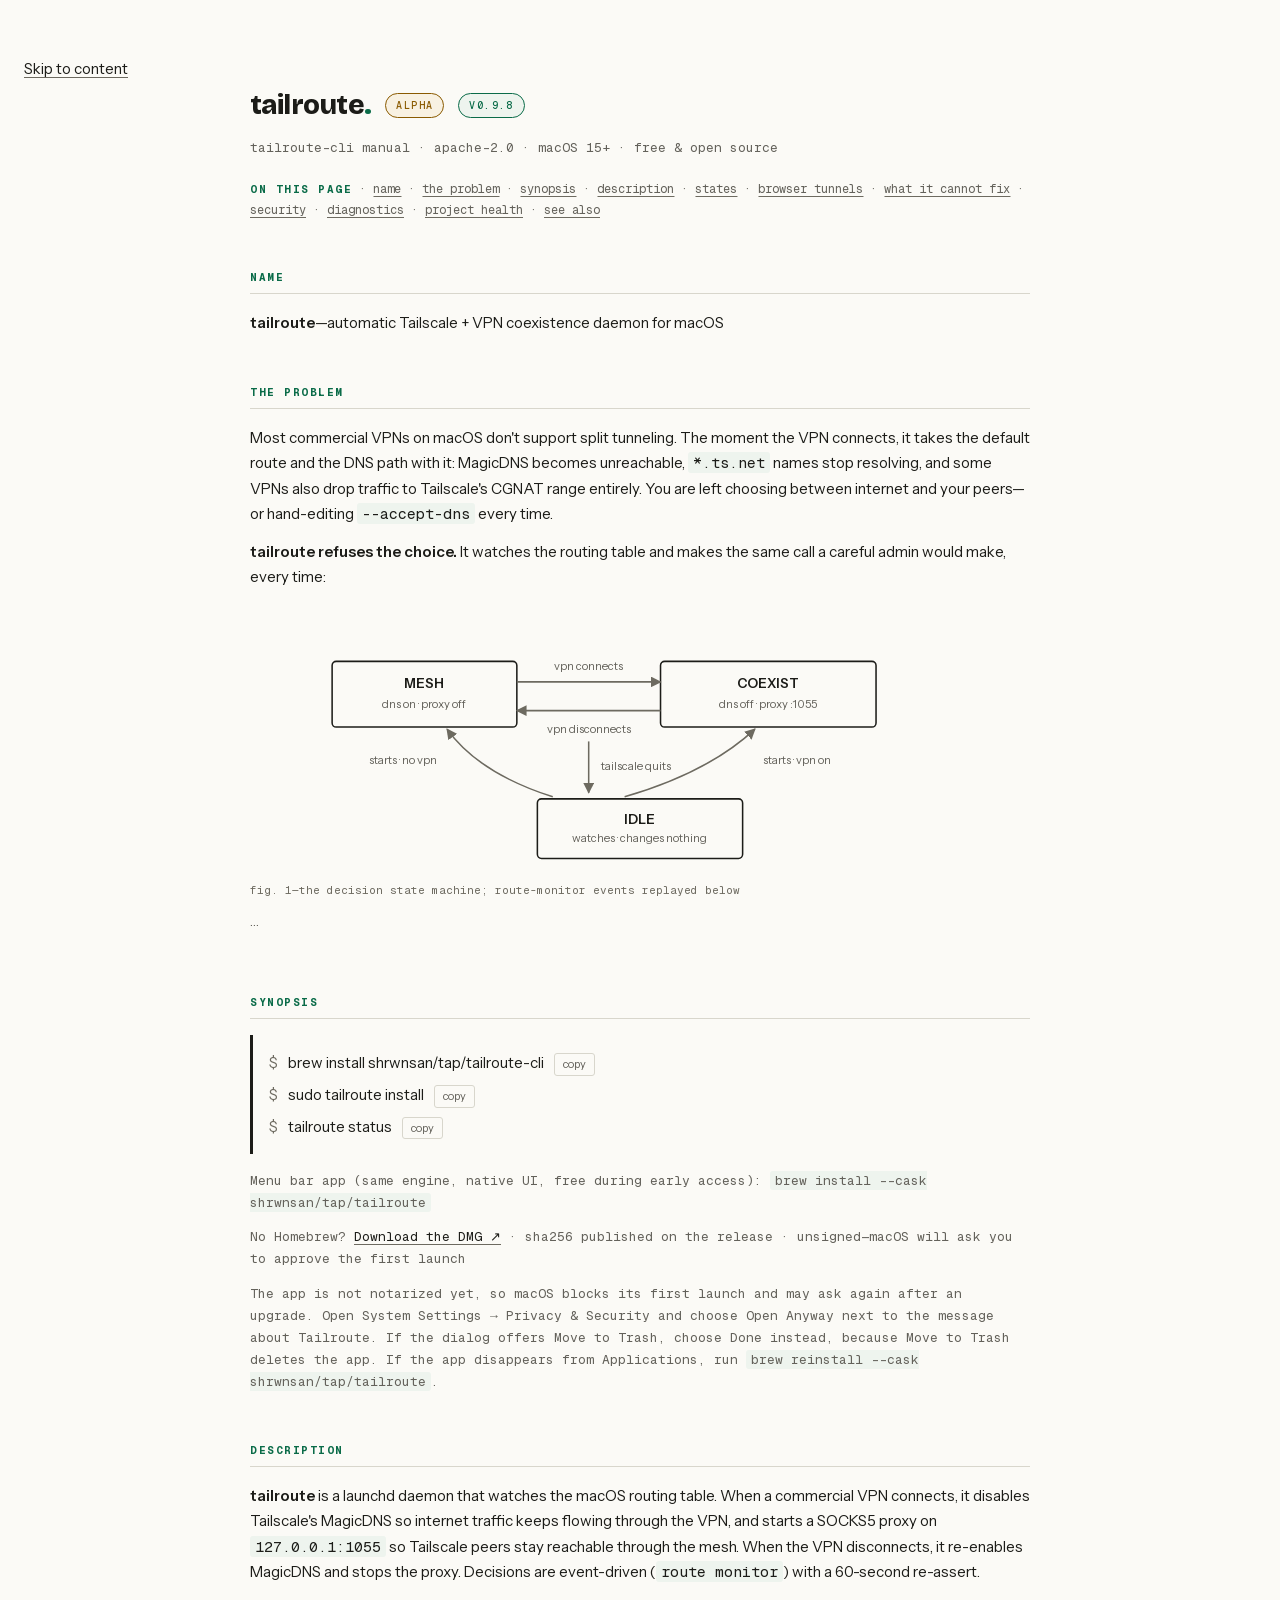
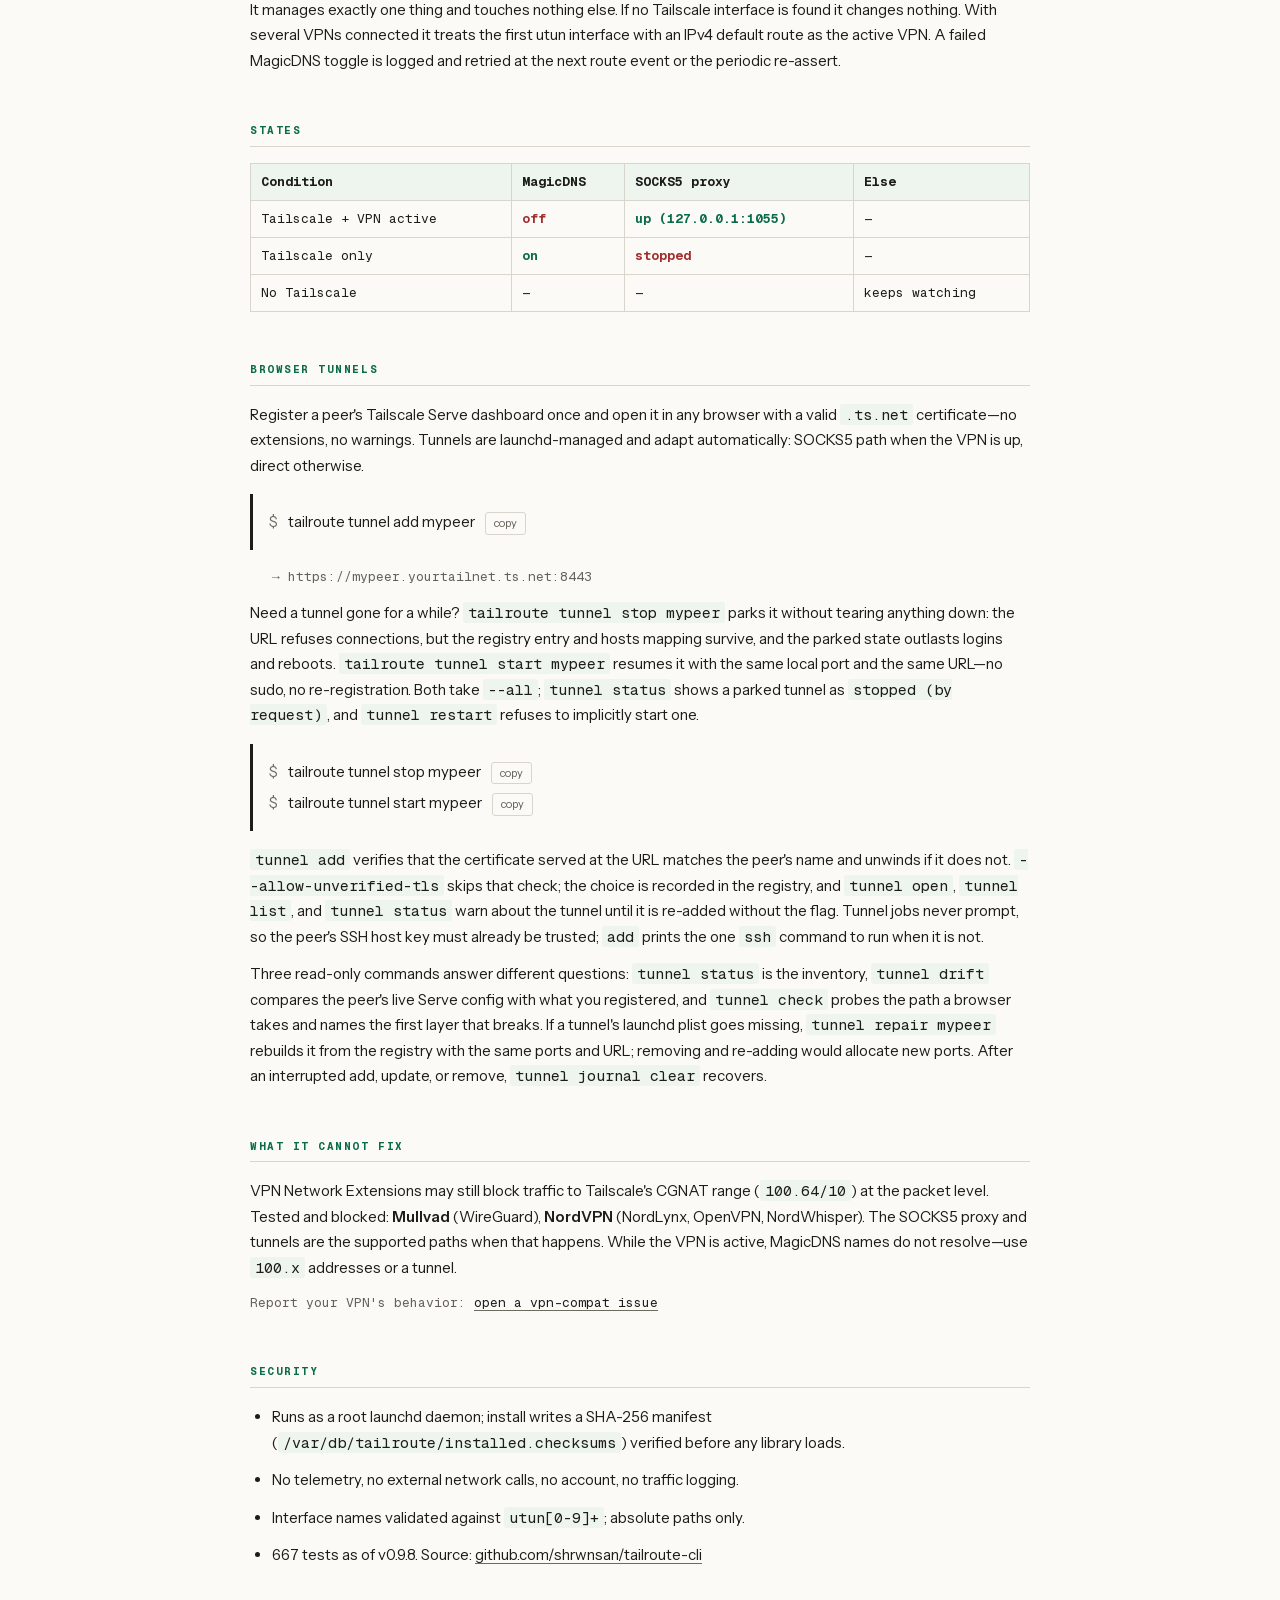
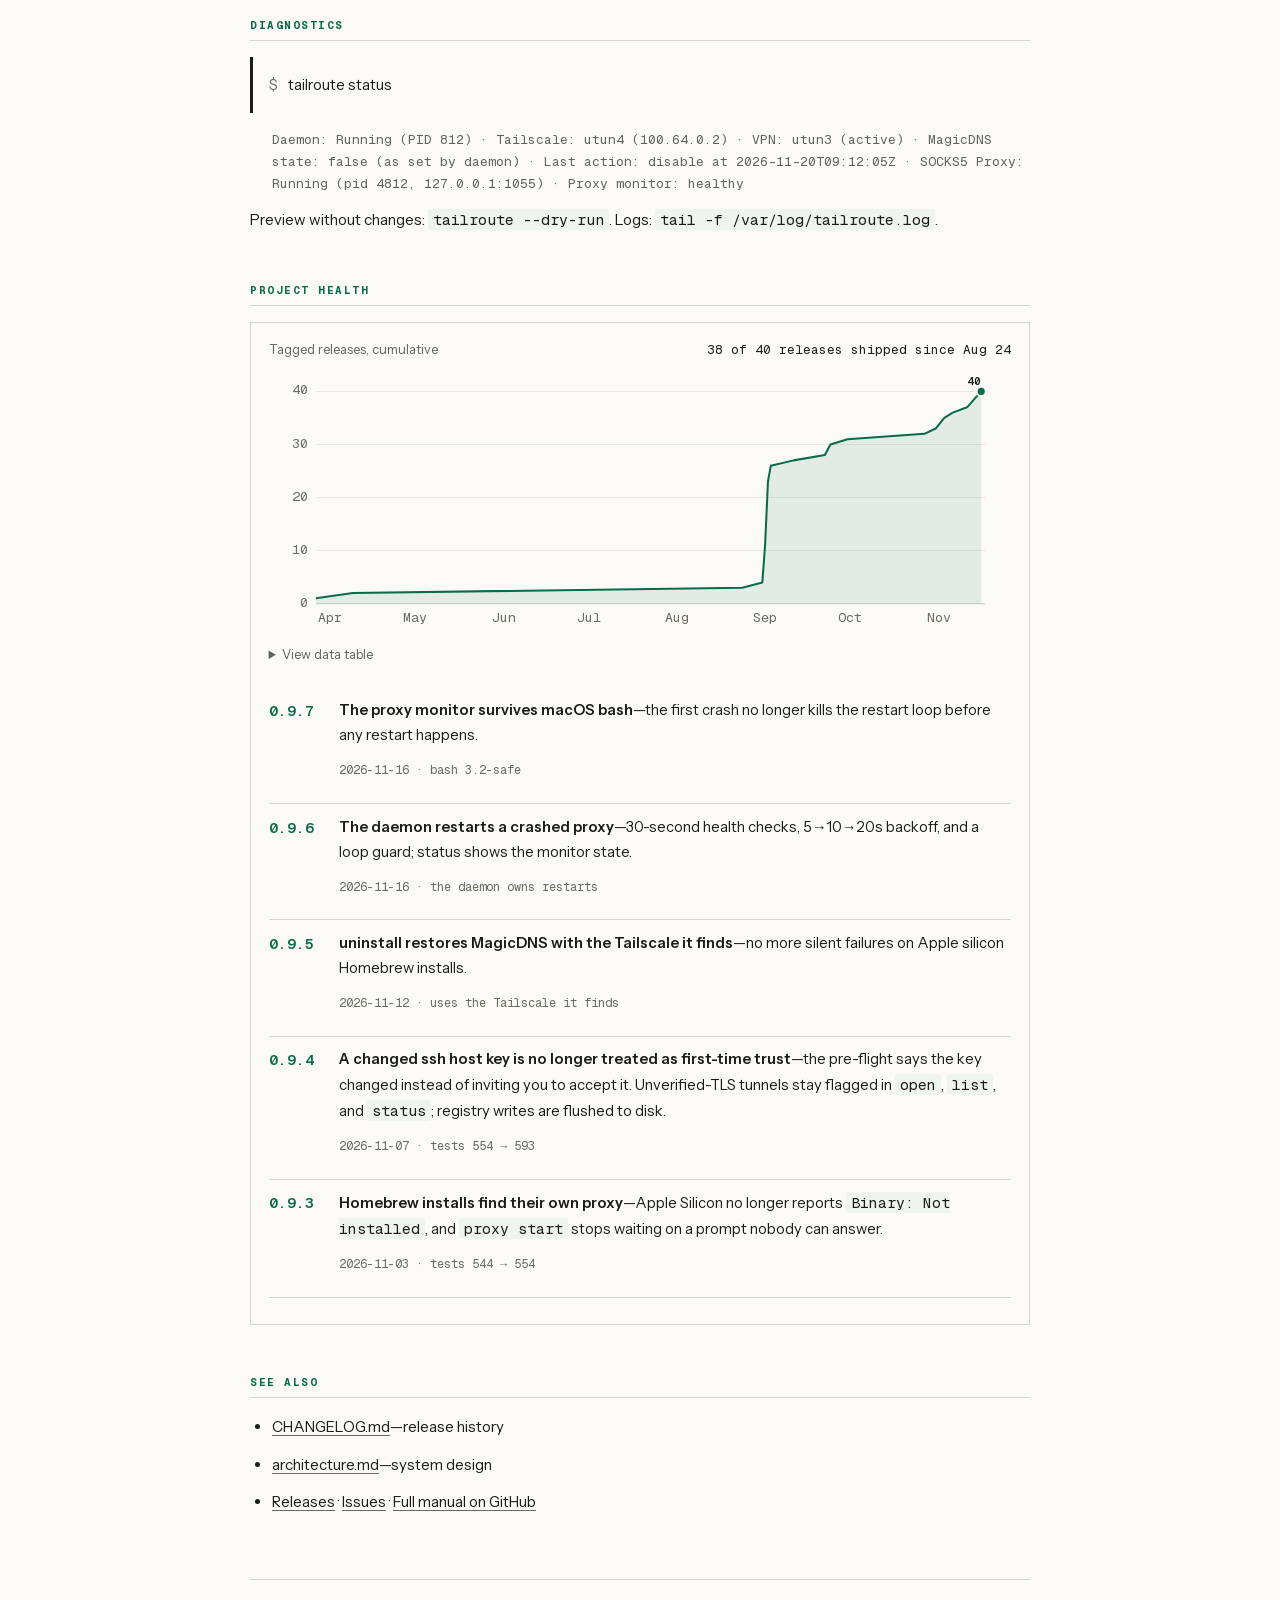
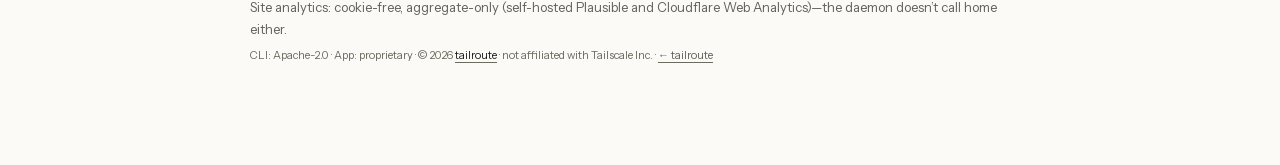
<file: site/docs/index.html>
<!DOCTYPE html>
<html lang="en">
<head>
<meta charset="UTF-8">
<meta name="viewport" content="width=device-width, initial-scale=1.0">
<title>tailroute-cli—Tailscale + VPN coexistence daemon for macOS</title>
<meta name="description" content="tailroute-cli manual: a macOS launchd daemon that toggles Tailscale MagicDNS when a VPN connects—internet stays up, peers stay reachable. No telemetry. Apache-2.0.">
<link rel="canonical" href="https://tailroute.app/docs/">
<meta property="og:type" content="website">
<meta property="og:site_name" content="tailroute-cli">
<meta property="og:title" content="tailroute-cli—Tailscale + VPN coexistence for macOS">
<meta property="og:description" content="A launchd daemon toggles MagicDNS when your VPN connects—internet stays up, peers stay reachable. No telemetry. Apache-2.0.">
<meta property="og:url" content="https://tailroute.app/docs/">
<meta property="og:image" content="https://tailroute.app/og.png">
<meta name="twitter:card" content="summary_large_image">
<meta name="twitter:title" content="tailroute-cli—Tailscale + VPN coexistence for macOS">
<meta name="twitter:description" content="A launchd daemon toggles MagicDNS when your VPN connects—internet stays up, peers stay reachable. No telemetry. Apache-2.0.">
<meta name="twitter:image" content="https://tailroute.app/og.png">
<link rel="icon" type="image/svg+xml" href="../favicon.svg">
  <link rel="preload" href="../assets/fonts/bricolage-grotesque-latin.woff2" as="font" type="font/woff2" crossorigin>
  <link rel="stylesheet" href="../assets/css/fonts.css">
<!-- Plausible analytics: self-hosted, first-party (same registrable domain).
     Ingest = pulse.tailroute.app; keep it DNS-only — never CDN-proxy it. -->
<script defer data-domain="tailroute.app" src="https://pulse.tailroute.app/js/script.js"></script>
<!-- Cloudflare Web Analytics: cookie-free, aggregate-only. -->
<script type='module' src='https://static.cloudflareinsights.com/beacon.min.js' data-cf-beacon='{"token": "418fcc4385174264b82cae5eb6305a76"}'></script>
<script type="application/ld+json">
{
  "@context": "https://schema.org",
  "@type": "SoftwareApplication",
  "name": "tailroute-cli",
  "operatingSystem": "macOS 15+",
  "applicationCategory": "UtilitiesApplication",
  "description": "macOS daemon that toggles Tailscale MagicDNS when a VPN connects—internet through the VPN, peers through the mesh. Includes a SOCKS5 mesh proxy and launchd-managed browser tunnels.",
  "softwareVersion": "0.9.8",
  "license": "https://github.com/shrwnsan/tailroute-cli/blob/main/LICENSE",
  "url": "https://tailroute.app/docs/",
  "codeRepository": "https://github.com/shrwnsan/tailroute-cli",
  "author": { "@type": "Person", "name": "shrwnsan", "url": "https://github.com/shrwnsan" },
  "offers": { "@type": "Offer", "price": "0", "priceCurrency": "USD" }
}
</script>
<style>
  /* Manual register, shared brand voice: the type families match the landing
     (Bricolage Grotesque display, Instrument Sans body, Geist Mono reference),
     while the man-page form—one column, hairline rules, no animations—stays.
     The dark scheme shares the landing's accents (mesh lime, vpn amber);
     every text/background pair here is WCAG AA (4.5:1). */
  :root {
    --disp: "Bricolage Grotesque", sans-serif;
    --sans: "Instrument Sans", sans-serif;
    --mono: "Geist Mono", ui-monospace, "SF Mono", Menlo, monospace;
    --accent: var(--green);
    color-scheme: light dark;
    --paper: #fbfaf6;
    --ink: #1c1c18;
    --dim: #63615a;
    --faint: #6d6a60;
    --rule: #d8d6cc;
    --green: #0a6b48;
    --green-bg: #eef4ee;
    --amber: #8a5a00;
    --amber-bg: #f8f1e2;
    --red: #a03030;
  }
  @media (prefers-color-scheme: dark) {
    :root {
      --paper: #161613;
      --ink: #d9d6ca;
      --dim: #a3a096;
      --faint: #908e83;
      --rule: #34332c;
      --green: #82cf9f;
      --green-bg: #1d2721;
      --amber: #e8a33d;
      --amber-bg: #2b2418;
      --red: #e07a7a;
      --accent: #c6f24e;
    }
  }
  * { margin: 0; padding: 0; box-sizing: border-box; }
  body {
    background: var(--paper);
    color: var(--ink);
    font-family: var(--sans);
    font-size: 15px;
    line-height: 1.7;
    padding: 56px 24px 88px;
  }
  main { max-width: 78ch; margin: 0 auto; }
  h1 {
    font-family: var(--disp);
    font-size: 28px;
    font-weight: 800;
    letter-spacing: -0.02em;
    margin: 0 0 8px;
  }
  .title-row { display: flex; align-items: center; gap: 14px; flex-wrap: wrap; margin-bottom: 8px; }
  .title-row h1 { margin: 0; }
  .title-row h1 a { color: var(--ink); text-decoration: none; }
  .title-row h1 a .dot { color: var(--accent); }
  .title-row h1 a:hover .dot { text-decoration: underline; text-decoration-color: var(--accent); }
  .meta {
    font-size: 13px; color: var(--dim);
    margin-bottom: 20px;
  }
  h2 {
    font-family: var(--mono);
    font-size: 11px;
    font-weight: 700;
    text-transform: uppercase;
    letter-spacing: 0.14em;
    color: var(--accent);
    border-bottom: 1px solid var(--rule);
    padding-bottom: 6px;
    margin: 48px 0 16px;
  }
  p, li { margin-bottom: 12px; }
  ul { padding-left: 22px; }
  a { color: var(--ink); text-decoration: underline; text-decoration-color: var(--faint); text-underline-offset: 3px; }
  a:hover { text-decoration-color: var(--ink); }
  p, li, td { overflow-wrap: anywhere; }
  code { font-family: var(--mono); background: var(--green-bg); padding: 1px 5px; border-radius: 3px; }
  .meta, .toc, table, .note, .figcap { font-family: var(--mono); }
  .badge {
    font-family: var(--mono);
    font-size: 10px;
    font-weight: 500;
    text-transform: uppercase;
    letter-spacing: 0.14em;
    color: var(--amber);
    background: var(--amber-bg);
    border: 1px solid var(--amber);
    border-radius: 999px;
    padding: 3px 10px;
    align-self: center;
  }
  .badge.free { color: var(--green); background: var(--green-bg); border-color: var(--green); }
  /* on-this-page toc + backlink to landing */
  .backlink { color: var(--dim); white-space: nowrap; }
  .toc { font-size: 12px; color: var(--dim); margin: 0 0 8px; }
  .toc .toc-label { font-family: var(--mono); font-size: 11px; font-weight: 700; text-transform: uppercase; letter-spacing: 0.14em; color: var(--accent); }
  .toc a { color: var(--dim); }
  .synopsis {
    background: var(--paper);
    border-left: 3px solid var(--ink);
    padding: 12px 16px;
    margin: 16px 0;
    overflow-x: auto;
  }
  .synopsis div { display: flex; gap: 10px; align-items: baseline; padding: 3px 0; flex-wrap: wrap; }
  .synopsis .p { color: var(--faint); }
  .synopsis button {
    font: inherit; font-size: 11px;
    background: none; border: 1px solid var(--rule); border-radius: 3px;
    color: var(--dim); padding: 1px 8px; cursor: pointer;
  }
  .synopsis button:hover { border-color: var(--ink); color: var(--ink); }
  table { border-collapse: collapse; width: 100%; margin: 16px 0; font-size: 13px; }
  th, td { border: 1px solid var(--rule); padding: 7px 10px; text-align: left; vertical-align: top; }
  th { background: var(--green-bg); font-weight: 700; }
  /* mobile: state table reflows into stacked cards */
  @media (max-width: 607px) {
    table.states thead { display: none; }
    table.states tr { display: block; border: 1px solid var(--rule); border-radius: 6px; padding: 6px 10px 8px; margin-bottom: 10px; }
    table.states td { display: flex; justify-content: space-between; gap: 14px; border: none; padding: 3px 0; }
    table.states td::before { content: attr(data-l); color: var(--faint); font-size: 11px; text-transform: uppercase; letter-spacing: 0.08em; }
    table.states td[data-l="Condition"] { font-weight: 700; border-bottom: 1px solid var(--rule); margin-bottom: 4px; padding-bottom: 6px; }
  }
  .ok { color: var(--green); font-weight: 700; }
  .no { color: var(--red); font-weight: 700; }
  .note { color: var(--dim); font-size: 13px; }
  .indent { padding-left: 22px; }
  footer {
    max-width: 78ch; margin: 64px auto 0;
    border-top: 1px solid var(--rule); padding-top: 16px;
  }
  footer .colophon { color: var(--dim); font-size: 13px; margin-bottom: 6px; }
  footer .legal { color: var(--faint); font-size: 11px; }

  /* state diagram */
  .figwrap { margin: 18px 0 8px; overflow-x: auto; }
  .figwrap svg { width: 100%; height: auto; display: block; }
  .fig-wide svg { min-width: 560px; }
  svg.fig-wide { display: block; }
  svg.fig-narrow { display: none; }
  @media (max-width: 607px) {
    svg.fig-wide { display: none; }
    svg.fig-narrow { display: block; }
  }
  .snode rect { fill: var(--paper); stroke: var(--ink); stroke-width: 1.5; transition: fill 0.25s; }
  .snode.active rect { fill: var(--green-bg); stroke-width: 2.5; }
  .sname { font-size: 13px; font-weight: 700; fill: var(--ink); }
  .ssub { font-size: 11px; fill: var(--dim); }
  .sedge { stroke: var(--faint); stroke-width: 1.5; fill: none; }
  .sedge.hot { stroke: var(--green); stroke-width: 2.5; stroke-dasharray: 6 4; animation: figflow 0.8s linear infinite; }
  .mk { fill: var(--faint); } .mkk { fill: var(--green); }
  .slabel { font-size: 11px; fill: var(--dim); font-family: inherit; }
  .figcap { font-size: 11px; color: var(--faint); margin-top: 6px; }
  @keyframes figflow { to { stroke-dashoffset: -10; } }
  :focus-visible { outline: 2px solid currentColor; outline-offset: 2px; }
  @media (prefers-reduced-motion: reduce) { .sedge.hot { animation: none; } }

  /* ---- project health: the release chart and feed, ported from the landing.
     The injected chart SVG reads --mark/--card/--line2/--text — remapped here
     to the manual's register; no entrance animations. ---- */
  .health { --mark: var(--green); --card: var(--paper); --line2: var(--rule); --text: var(--ink);
    margin: 2.2rem 0 0; }
  @media (prefers-color-scheme: dark) {
    /* the chart stroke steps to a value inside the validated lightness band
       on this surface; the text greens above stay as they are (AA text uses) */
    .health { --mark: #74a41a; }
  }
  .health .chart-card { position: relative; border: 1px solid var(--rule); padding: 1rem 1.1rem .6rem; }
  .health .chart-head { display: flex; justify-content: space-between; align-items: baseline; margin-bottom: .6rem; }
  .health .chart-title { font-size: .8rem; color: var(--dim); }
  .health .chart-hi { font-family: var(--mono); font-size: .8rem; color: var(--ink); }
  .health svg { width: 100%; height: auto; display: block; }
  .health .axis { stroke: var(--rule); stroke-width: 1; }
  .health .axtext { font-family: var(--mono); font-size: 13px; fill: var(--faint); }
  .health .chart-tip { position: absolute; pointer-events: none; opacity: 0; background: var(--ink);
    color: var(--paper); font-family: var(--mono); font-size: .75rem; padding: .3rem .55rem;
    white-space: nowrap; transform: translateY(-130%); z-index: 2; }
  .health .chart-tip b { color: inherit; }
  .health .chart-tip.below { transform: translateY(14px); }
  .health .data summary { cursor: pointer; font-size: .8rem; color: var(--dim); margin-top: .5rem; }
  .health .data table { width: 100%; border-collapse: collapse; font-family: var(--mono); font-size: .78rem; }
  .health .data td, .health .data th { text-align: left; padding: .25rem .5rem; border-bottom: 1px solid var(--rule); }
  .health .feed { margin: 1.4rem 0 1rem; }
  .health .feed-item { display: flex; gap: 1rem; padding: .65rem 0; border-bottom: 1px solid var(--rule); }
  .health .feed-item.last { border-bottom: none; }
  .health .feed-v { font-family: var(--mono); font-weight: 600; color: var(--green); min-width: 3.4rem; }
  .health .feed-t { font-size: .92rem; }
  .health .feed-d { font-family: var(--mono); font-size: .75rem; color: var(--faint); margin-top: .15rem; }
</style>
</head>
<body>
<a class="skip-link" href="#name">Skip to content</a>
<main>

  <div class="title-row">
    <h1><a href="../" aria-label="tailroute home">tailroute<span class="dot">.</span></a></h1>
    <span class="badge" title="pre-v1.0 software">alpha</span>
    <span data-metric="cli-version" class="badge free">v0.9.8</span>
  </div>
  <p class="meta">tailroute-cli manual · apache-2.0 · macOS 15+ · free &amp; open source</p>
  <nav class="toc" aria-label="On this page"><span class="toc-label">On this page</span> ·
     <a href="#name">name</a> ·
     <a href="#the-problem">the problem</a> ·
     <a href="#synopsis">synopsis</a> ·
     <a href="#description">description</a> ·
     <a href="#states">states</a> ·
     <a href="#browser-tunnels">browser tunnels</a> ·
     <a href="#what-it-cannot-fix">what it cannot fix</a> ·
     <a href="#security">security</a> ·
     <a href="#diagnostics">diagnostics</a> ·
     <a href="#project-health">project health</a> ·
     <a href="#see-also">see also</a></nav>

  <h2 id="name">Name</h2>
  <p><b>tailroute</b>—automatic Tailscale + VPN coexistence daemon for macOS</p>

  <h2 id="the-problem">The problem</h2>
  <p>Most commercial VPNs on macOS don't support split tunneling. The moment the
     VPN connects, it takes the default route and the DNS path with it:
     MagicDNS becomes unreachable, <code>*.ts.net</code> names stop resolving, and
     some VPNs also drop traffic to Tailscale's CGNAT range entirely. You are left
     choosing between internet and your peers—or hand-editing
     <code>--accept-dns</code> every time.</p>
  <p><b>tailroute refuses the choice.</b> It watches the routing table and makes
     the same call a careful admin would make, every time:</p>

  <div class="figwrap">
  <svg class="fig-wide" id="fig-wide" viewBox="0 0 760 260" role="img" aria-label="State diagram: IDLE, MESH and COEXIST with transitions driven by route-monitor events">
    <defs>
      <marker id="ah1" viewBox="0 0 10 10" refX="9" refY="5" markerWidth="7" markerHeight="7" orient="auto-start-reverse"><path d="M0,0 L10,5 L0,10 z" class="mk"/></marker>
      <marker id="ahh1" viewBox="0 0 10 10" refX="9" refY="5" markerWidth="7" markerHeight="7" orient="auto-start-reverse"><path d="M0,0 L10,5 L0,10 z" class="mkk"/></marker>
    </defs>
    <g class="snode" id="n1-mesh"><rect x="80" y="52" width="180" height="64" rx="4"/><text class="sname" x="170" y="78" text-anchor="middle">MESH</text><text class="ssub" x="170" y="97" text-anchor="middle">dns on · proxy off</text></g>
    <g class="snode" id="n1-coexist"><rect x="400" y="52" width="210" height="64" rx="4"/><text class="sname" x="505" y="78" text-anchor="middle">COEXIST</text><text class="ssub" x="505" y="97" text-anchor="middle">dns off · proxy :1055</text></g>
    <g class="snode" id="n1-idle"><rect x="280" y="186" width="200" height="58" rx="4"/><text class="sname" x="380" y="210" text-anchor="middle">IDLE</text><text class="ssub" x="380" y="228" text-anchor="middle">watches · changes nothing</text></g>
    <path class="sedge" id="e1-vpnup" d="M260,72 L400,72" marker-end="url(#ah1)"/><text class="slabel" x="330" y="60" text-anchor="middle">vpn connects</text>
    <path class="sedge" id="e1-vpndown" d="M400,100 L260,100" marker-end="url(#ah1)"/><text class="slabel" x="330" y="122" text-anchor="middle">vpn disconnects</text>
    <path class="sedge" id="e1-quit" d="M330,130 L330,180" marker-end="url(#ah1)"/><text class="slabel" x="342" y="158">tailscale quits</text>
    <path class="sedge" id="e1-startoff" d="M295,184 C245,168 212,146 192,118" marker-end="url(#ah1)"/><text class="slabel" x="182" y="152" text-anchor="end">starts · no vpn</text>
    <path class="sedge" id="e1-starton" d="M365,184 C420,168 462,146 492,118" marker-end="url(#ah1)"/><text class="slabel" x="500" y="152">starts · vpn on</text>
  </svg>
  <svg class="fig-narrow" id="fig-narrow" viewBox="0 0 380 334" role="img" aria-label="State diagram, compact layout: IDLE, MESH and COEXIST with transitions driven by route-monitor events">
    <defs>
      <marker id="ah2" viewBox="0 0 10 10" refX="9" refY="5" markerWidth="7" markerHeight="7" orient="auto-start-reverse"><path d="M0,0 L10,5 L0,10 z" class="mk"/></marker>
      <marker id="ahh2" viewBox="0 0 10 10" refX="9" refY="5" markerWidth="7" markerHeight="7" orient="auto-start-reverse"><path d="M0,0 L10,5 L0,10 z" class="mkk"/></marker>
    </defs>
    <g class="snode" id="n2-mesh"><rect x="96" y="40" width="188" height="56" rx="4"/><text class="sname" x="190" y="64" text-anchor="middle">MESH</text><text class="ssub" x="190" y="83" text-anchor="middle">dns on · proxy off</text></g>
    <g class="snode" id="n2-coexist"><rect x="96" y="150" width="188" height="56" rx="4"/><text class="sname" x="190" y="174" text-anchor="middle">COEXIST</text><text class="ssub" x="190" y="193" text-anchor="middle">dns off · proxy :1055</text></g>
    <g class="snode" id="n2-idle"><rect x="96" y="268" width="188" height="56" rx="4"/><text class="sname" x="190" y="292" text-anchor="middle">IDLE</text><text class="ssub" x="190" y="311" text-anchor="middle">watches · changes nothing</text></g>
    <path class="sedge" id="e2-vpnup" d="M140,96 L140,146" marker-end="url(#ah2)"/><text class="slabel" x="148" y="126">vpn connects</text>
    <path class="sedge" id="e2-vpndown" d="M240,146 L240,96" marker-end="url(#ah2)"/><text class="slabel" x="248" y="126">vpn disconnects</text>
    <path class="sedge" id="e2-quit" d="M190,206 L190,264" marker-end="url(#ah2)"/><text class="slabel" x="198" y="240">tailscale quits</text>
    <path class="sedge" id="e2-startoff" d="M108,268 C58,240 58,136 92,70" marker-end="url(#ah2)"/><text class="slabel" x="4" y="172">starts ·</text><text class="slabel" x="4" y="186">no vpn</text>
    <path class="sedge" id="e2-starton" d="M272,268 C322,240 322,136 288,70" marker-end="url(#ah2)"/><text class="slabel" x="328" y="172">starts ·</text><text class="slabel" x="328" y="186">vpn on</text>
  </svg>
  <p class="figcap">fig. 1—the decision state machine; route-monitor events replayed below</p>
  <p class="note" id="fig-caption">…</p>
  </div>

  <h2 id="synopsis">Synopsis</h2>
  <div class="synopsis">
    <div><span class="p">$</span> brew install shrwnsan/tap/tailroute-cli <button data-copy="brew install shrwnsan/tap/tailroute-cli">copy</button></div>
    <div><span class="p">$</span> sudo tailroute install <button data-copy="sudo tailroute install">copy</button></div>
    <div><span class="p">$</span> tailroute status <button data-copy="tailroute status">copy</button></div>
  </div>
  <p class="note">Menu bar app (same engine, native UI, free during early access):
    <code>brew install --cask shrwnsan/tap/tailroute</code></p>
  <p class="note">No Homebrew? <a href="https://github.com/shrwnsan/tailroute-cli/releases/latest" target="_blank" rel="noopener">Download the DMG ↗</a>
    · sha256 published on the release · unsigned—macOS will ask you to approve the first launch</p>
  <p class="note">The app is not notarized yet, so macOS blocks its first launch and may ask again after an upgrade.
    Open System Settings → Privacy &amp; Security and choose Open Anyway next to the message about Tailroute.
    If the dialog offers Move to Trash, choose Done instead, because Move to Trash deletes the app.
    If the app disappears from Applications, run <code>brew reinstall --cask shrwnsan/tap/tailroute</code>.</p>

  <h2 id="description">Description</h2>
  <p><b>tailroute</b> is a launchd daemon that watches the macOS routing table. When a
     commercial VPN connects, it disables Tailscale's MagicDNS so internet traffic
     keeps flowing through the VPN, and starts a SOCKS5 proxy on
     <code>127.0.0.1:1055</code> so Tailscale peers stay reachable through the mesh.
     When the VPN disconnects, it re-enables MagicDNS and stops the proxy.
     Decisions are event-driven (<code>route monitor</code>) with a 60-second re-assert.</p>
  <p>It manages exactly one thing and touches nothing else. If no Tailscale
     interface is found it changes nothing. With several VPNs connected it treats the first
     utun interface with an IPv4 default route as the active VPN. A failed MagicDNS toggle is
     logged and retried at the next route event or the periodic re-assert.</p>

  <h2 id="states">States</h2>
  <table class="states">
    <thead><tr><th>Condition</th><th>MagicDNS</th><th>SOCKS5 proxy</th><th>Else</th></tr></thead>
    <tbody>
      <tr><td data-l="Condition">Tailscale + VPN active</td><td data-l="MagicDNS" class="no">off</td><td data-l="Proxy" class="ok">up (127.0.0.1:1055)</td><td data-l="Else">—</td></tr>
      <tr><td data-l="Condition">Tailscale only</td><td data-l="MagicDNS" class="ok">on</td><td data-l="Proxy" class="no">stopped</td><td data-l="Else">—</td></tr>
      <tr><td data-l="Condition">No Tailscale</td><td data-l="MagicDNS">—</td><td data-l="Proxy">—</td><td data-l="Else">keeps watching</td></tr>
    </tbody>
  </table>

  <h2 id="browser-tunnels">Browser tunnels</h2>
  <p>Register a peer's Tailscale Serve dashboard once and open it in any browser
     with a valid <code>.ts.net</code> certificate—no extensions, no warnings.
     Tunnels are launchd-managed and adapt automatically: SOCKS5 path when the
     VPN is up, direct otherwise.</p>
  <div class="synopsis">
    <div><span class="p">$</span> tailroute tunnel add mypeer <button data-copy="tailroute tunnel add mypeer">copy</button></div>
  </div>
  <p class="note indent">→ https://mypeer.yourtailnet.ts.net:8443</p>
  <p>Need a tunnel gone for a while? <code>tailroute tunnel stop mypeer</code> parks
     it without tearing anything down: the URL refuses connections, but the
     registry entry and hosts mapping survive, and the parked state outlasts
     logins and reboots. <code>tailroute tunnel start mypeer</code> resumes it
     with the same local port and the same URL—no sudo, no re-registration.
     Both take <code>--all</code>; <code>tunnel status</code> shows a parked
     tunnel as <code>stopped (by request)</code>, and <code>tunnel restart</code>
     refuses to implicitly start one.</p>
  <div class="synopsis">
    <div><span class="p">$</span> tailroute tunnel stop mypeer <button data-copy="tailroute tunnel stop mypeer">copy</button></div>
    <div><span class="p">$</span> tailroute tunnel start mypeer <button data-copy="tailroute tunnel start mypeer">copy</button></div>
  </div>
  <p><code>tunnel add</code> verifies that the certificate served at the URL matches
     the peer's name and unwinds if it does not. <code>--allow-unverified-tls</code>
     skips that check; the choice is recorded in the registry, and
     <code>tunnel open</code>, <code>tunnel list</code>, and <code>tunnel status</code>
     warn about the tunnel until it is re-added without the flag. Tunnel jobs never
     prompt, so the peer's SSH host key must already be trusted; <code>add</code> prints
     the one <code>ssh</code> command to run when it is not.</p>
  <p>Three read-only commands answer different questions:
     <code>tunnel status</code> is the inventory, <code>tunnel drift</code> compares the
     peer's live Serve config with what you registered, and <code>tunnel check</code>
     probes the path a browser takes and names the first layer that breaks. If a
     tunnel's launchd plist goes missing, <code>tunnel repair mypeer</code> rebuilds it
     from the registry with the same ports and URL; removing and re-adding would
     allocate new ports. After an interrupted add, update, or remove,
     <code>tunnel journal clear</code> recovers.</p>

  <h2 id="what-it-cannot-fix">What it cannot fix</h2>
  <p>VPN Network Extensions may still block traffic to Tailscale's CGNAT range
     (<code>100.64/10</code>) at the packet level. Tested and blocked:
     <b>Mullvad</b> (WireGuard), <b>NordVPN</b> (NordLynx, OpenVPN, NordWhisper).
     The SOCKS5 proxy and tunnels are the supported paths when that happens.
     While the VPN is active, MagicDNS names do not resolve—use
     <code>100.x</code> addresses or a tunnel.</p>
  <p class="note">Report your VPN's behavior:
     <a href="https://github.com/shrwnsan/tailroute-cli/issues/new?template=vpn-compat.yml">open a vpn-compat issue</a></p>

  <h2 id="security">Security</h2>
  <ul>
    <li>Runs as a root launchd daemon; install writes a SHA-256 manifest
        (<code>/var/db/tailroute/installed.checksums</code>) verified before any library loads.</li>
    <li>No telemetry, no external network calls, no account, no traffic logging.</li>
    <li>Interface names validated against <code>utun[0-9]+</code>; absolute paths only.</li>
    <li>667 tests as of v0.9.8. Source: <a href="https://github.com/shrwnsan/tailroute-cli">github.com/shrwnsan/tailroute-cli</a></li>
  </ul>

  <h2 id="diagnostics">Diagnostics</h2>
  <div class="synopsis">
    <div><span class="p">$</span> tailroute status</div>
  </div>
  <p class="note indent">Daemon: Running (PID 812) · Tailscale: utun4 (100.64.0.2) · VPN: utun3 (active) ·
     MagicDNS state: false (as set by daemon) · Last action: disable at 2026-11-20T09:12:05Z ·
     SOCKS5 Proxy: Running (pid 4812, 127.0.0.1:1055) · Proxy monitor: healthy</p>
  <p>Preview without changes: <code>tailroute --dry-run</code>.
     Logs: <code>tail -f /var/log/tailroute.log</code>.</p>


<section class="health" id="project-health">
    <h2>Project health</h2>
<div class="chart-card">
          <div class="chart-head">
            <span class="chart-title">Tagged releases, cumulative</span>
<span class="chart-hi">38 of 40 releases shipped since Aug 24</span>
          </div>
          <svg viewBox="0 -14 728 260" role="img" tabindex="0" aria-label="Cumulative tagged releases, March to November 2026: 2 releases in spring, then 38 more from late August, ending at 40">
            <line class="axis" x1="46" y1="214.0" x2="702" y2="214.0"/>
            <text class="axtext" x="38" y="217.0" text-anchor="end">0</text>
            <line class="axis" x1="46" y1="162.0" x2="702" y2="162.0" opacity="0.5"/>
            <text class="axtext" x="38" y="165.0" text-anchor="end">10</text>
            <line class="axis" x1="46" y1="110.0" x2="702" y2="110.0" opacity="0.5"/>
            <text class="axtext" x="38" y="113.0" text-anchor="end">20</text>
            <line class="axis" x1="46" y1="58.0" x2="702" y2="58.0" opacity="0.5"/>
            <text class="axtext" x="38" y="61.0" text-anchor="end">30</text>
            <line class="axis" x1="46" y1="6.0" x2="702" y2="6.0" opacity="0.5"/>
            <text class="axtext" x="38" y="9.0" text-anchor="end">40</text>
            <text class="axtext" x="59.9" y="232" text-anchor="middle">Apr</text>
            <text class="axtext" x="143.5" y="232" text-anchor="middle">May</text>
            <text class="axtext" x="229.9" y="232" text-anchor="middle">Jun</text>
            <text class="axtext" x="313.5" y="232" text-anchor="middle">Jul</text>
            <text class="axtext" x="399.9" y="232" text-anchor="middle">Aug</text>
            <text class="axtext" x="486.2" y="232" text-anchor="middle">Sep</text>
            <text class="axtext" x="569.8" y="232" text-anchor="middle">Oct</text>
            <text class="axtext" x="656.2" y="232" text-anchor="middle">Nov</text>
            <path d="M46.0,208.8 L46.0,208.8 L82.2,203.6 L463.9,198.4 L483.5,193.2 L486.2,156.8 L489.0,94.4 L491.8,78.8 L514.1,73.6 L544.8,68.4 L547.5,63.2 L550.3,58.0 L567.0,52.8 L642.3,47.6 L653.4,42.4 L661.8,32.0 L670.1,26.8 L684.1,21.6 L698.0,6.0 L698.0,214 L46,214 Z" fill="var(--mark)" fill-opacity="0.1" stroke="none"/>
            <path d="M46.0,208.8 L82.2,203.6 L463.9,198.4 L483.5,193.2 L486.2,156.8 L489.0,94.4 L491.8,78.8 L514.1,73.6 L544.8,68.4 L547.5,63.2 L550.3,58.0 L567.0,52.8 L642.3,47.6 L653.4,42.4 L661.8,32.0 L670.1,26.8 L684.1,21.6 L698.0,6.0" fill="none" stroke="var(--mark)" stroke-width="2" stroke-linejoin="round"/>
            <circle cx="698.0" cy="6.0" r="4.5" fill="var(--mark)" stroke="var(--card)" stroke-width="2"/>
            <text x="698.0" y="0.0" text-anchor="end" style="font-family:var(--mono);font-size:11px;font-weight:600" fill="var(--text)">40</text>
            <line id="xhair" x1="0" y1="6.0" x2="0" y2="214" stroke="var(--line2)" stroke-width="1" opacity="0"/>
            <circle id="hoverdot" r="4" fill="var(--text)" stroke="var(--card)" stroke-width="2" opacity="0"/>
          </svg>
          <div class="chart-tip" id="chart-tip"></div>
<script type="application/json" id="chart-data">{"vb":[0,-14,728,260],"pts":[[46.0,208.8,"2026-03-27",1],[82.2,203.6,"2026-04-09",2],[463.9,198.4,"2026-08-24",3],[483.5,193.2,"2026-08-31",4],[486.2,156.8,"2026-09-01",11],[489.0,94.4,"2026-09-02",23],[491.8,78.8,"2026-09-03",26],[514.1,73.6,"2026-09-11",27],[544.8,68.4,"2026-09-22",28],[547.5,63.2,"2026-09-23",29],[550.3,58.0,"2026-09-24",30],[567.0,52.8,"2026-09-30",31],[642.3,47.6,"2026-10-27",32],[653.4,42.4,"2026-10-31",33],[661.8,32.0,"2026-11-03",35],[670.1,26.8,"2026-11-06",36],[684.1,21.6,"2026-11-11",37],[698.0,6.0,"2026-11-16",40]]}</script>
<details class="data">
            <summary>View data table</summary>
            <table>
              <thead><tr><th>Date</th><th>Cumulative tagged releases</th></tr></thead>
              <tbody>
                <tr><td>2026-03-27</td><td>1</td></tr>
                <tr><td>2026-04-09</td><td>2</td></tr>
                <tr><td>2026-08-24</td><td>3</td></tr>
                <tr><td>2026-08-31</td><td>4</td></tr>
                <tr><td>2026-09-01</td><td>11</td></tr>
                <tr><td>2026-09-02</td><td>23</td></tr>
                <tr><td>2026-09-03</td><td>26</td></tr>
                <tr><td>2026-09-11</td><td>27</td></tr>
                <tr><td>2026-09-22</td><td>28</td></tr>
                <tr><td>2026-09-23</td><td>29</td></tr>
                <tr><td>2026-09-24</td><td>30</td></tr>
                <tr><td>2026-09-30</td><td>31</td></tr>
                <tr><td>2026-10-27</td><td>32</td></tr>
                <tr><td>2026-10-31</td><td>33</td></tr>
                <tr><td>2026-11-03</td><td>35</td></tr>
                <tr><td>2026-11-06</td><td>36</td></tr>
                <tr><td>2026-11-11</td><td>37</td></tr>
                <tr><td>2026-11-16</td><td>40</td></tr>
              </tbody>
            </table>
          </details>
<div class="feed">
            <div class="feed-item"><span class="feed-v">0.9.7</span><div><p class="feed-t"><b>The proxy monitor survives macOS bash</b>—the first crash no longer kills the restart loop before any restart happens.</p><p class="feed-d">2026-11-16 · bash 3.2-safe</p></div></div>
            <div class="feed-item"><span class="feed-v">0.9.6</span><div><p class="feed-t"><b>The daemon restarts a crashed proxy</b>—30-second health checks, 5→10→20s backoff, and a loop guard; status shows the monitor state.</p><p class="feed-d">2026-11-16 · the daemon owns restarts</p></div></div>
            <div class="feed-item"><span class="feed-v">0.9.5</span><div><p class="feed-t"><b>uninstall restores MagicDNS with the Tailscale it finds</b>—no more silent failures on Apple silicon Homebrew installs.</p><p class="feed-d">2026-11-12 · uses the Tailscale it finds</p></div></div>
            <div class="feed-item"><span class="feed-v">0.9.4</span><div><p class="feed-t"><b>A changed ssh host key is no longer treated as first-time trust</b>—the pre-flight says the key changed instead of inviting you to accept it. Unverified-TLS tunnels stay flagged in <code>open</code>, <code>list</code>, and <code>status</code>; registry writes are flushed to disk.</p><p class="feed-d">2026-11-07 · tests 554 → 593</p></div></div>
            <div class="feed-item"><span class="feed-v">0.9.3</span><div><p class="feed-t"><b>Homebrew installs find their own proxy</b>—Apple Silicon no longer reports <code>Binary: Not installed</code>, and <code>proxy start</code> stops waiting on a prompt nobody can answer.</p><p class="feed-d">2026-11-03 · tests 544 → 554</p></div></div>
          </div>
          </div>
  </section>

  <h2 id="see-also">See also</h2>
  <ul>
    <li><a href="https://github.com/shrwnsan/tailroute-cli/blob/main/CHANGELOG.md">CHANGELOG.md</a>—release history</li>
    <li><a href="https://github.com/shrwnsan/tailroute-cli/blob/main/docs/architecture.md">architecture.md</a>—system design</li>
    <li><a href="https://github.com/shrwnsan/tailroute-cli/releases">Releases</a> · <a href="https://github.com/shrwnsan/tailroute-cli/issues">Issues</a> · <a href="https://github.com/shrwnsan/tailroute-cli#readme">Full manual on GitHub</a></li>
  </ul>

</main>
<footer>
  <p class="colophon">Site analytics: cookie-free, aggregate-only (self-hosted Plausible and Cloudflare Web Analytics)—the daemon doesn’t call home either.</p>
  <p class="legal">CLI: Apache-2.0 · App: proprietary · © 2026 <a href="https://github.com/shrwnsan/tailroute-cli">tailroute</a> · not affiliated with Tailscale Inc. · <a class="backlink" href="../">← tailroute</a></p>
</footer>
<script>
function honestCopy(text, btn) {
  function ok() { btn.textContent = "copied"; setTimeout(function () { btn.textContent = "copy"; }, 1400); }
  function fail() { btn.textContent = "copy failed"; setTimeout(function () { btn.textContent = "copy"; }, 2400); }
  function fallback() {
    var ta = document.createElement("textarea"); ta.value = text;
    ta.style.position = "fixed"; ta.style.opacity = "0";
    document.body.appendChild(ta); ta.select();
    var did = false; try { did = document.execCommand("copy"); } catch (e) {}
    document.body.removeChild(ta);
    if (did) ok(); else fail();
  }
  if (navigator.clipboard && navigator.clipboard.writeText && window.isSecureContext) navigator.clipboard.writeText(text).then(ok, fallback);
  else fallback();
}
document.querySelectorAll("[data-copy]").forEach(function (btn) {
  btn.addEventListener("click", function () { honestCopy(btn.getAttribute("data-copy"), btn); });
});
(function () {
  var caption = document.getElementById("fig-caption");
  if (!caption) return;
  var STEPS = [
    { node: "mesh",    edge: null,       cap: "tailscale up, no vpn \u2192 MESH (dns on \u00b7 proxy off)" },
    { node: "coexist", edge: "vpnup",    cap: "route monitor: default \u2192 utun3 (vpn up) \u2192 COEXIST" },
    { node: "mesh",    edge: "vpndown",  cap: "route monitor: utun3 removed (vpn down) \u2192 MESH" },
    { node: "idle",    edge: "quit",     cap: "route monitor: utun4 removed \u2192 IDLE (nothing to do)" },
    { node: "coexist", edge: "starton",  cap: "tailscale starts, vpn already on \u2192 COEXIST" },
    { node: "idle",    edge: "quit",     cap: "tailscale quits \u2192 IDLE (changes nothing)" },
    { node: "mesh",    edge: "startoff", cap: "tailscale starts \u2192 MESH (dns on \u00b7 proxy off)" }
  ];
  function narrow() { return window.matchMedia("(max-width: 607px)").matches; }
  var i = -1, last = { node: null, edge: null };
  function clearLayout(d) {
    if (last.node) { var n = document.getElementById("n" + d + "-" + last.node); if (n) n.classList.remove("active"); }
    if (last.edge) { var e = document.getElementById("e" + d + "-" + last.edge); if (e) { e.classList.remove("hot"); e.setAttribute("marker-end", "url(#ah" + d + ")"); } }
  }
  function show(step) {
    var d = narrow() ? "2" : "1";
    clearLayout("1"); clearLayout("2");
    document.getElementById("n" + d + "-" + step.node).classList.add("active");
    if (step.edge) {
      var e = document.getElementById("e" + d + "-" + step.edge);
      e.classList.add("hot");
      e.setAttribute("marker-end", "url(#ahh" + d + ")");
    }
    last = { node: step.node, edge: step.edge };
    caption.textContent = "$ " + step.cap;
  }
  if (window.matchMedia("(prefers-reduced-motion: reduce)").matches) {
    ["1", "2"].forEach(function (d) {
      document.getElementById("n" + d + "-coexist").classList.add("active");
    });
    caption.textContent = "$ " + STEPS[1].cap; // static: coexistence state, no cycling
    return;
  }
  setInterval(function () { i = (i + 1) % STEPS.length; show(STEPS[i]); }, 2600);
})();
</script>
<script defer src="../assets/js/chart.js"></script>
</body>
</html>
</file>
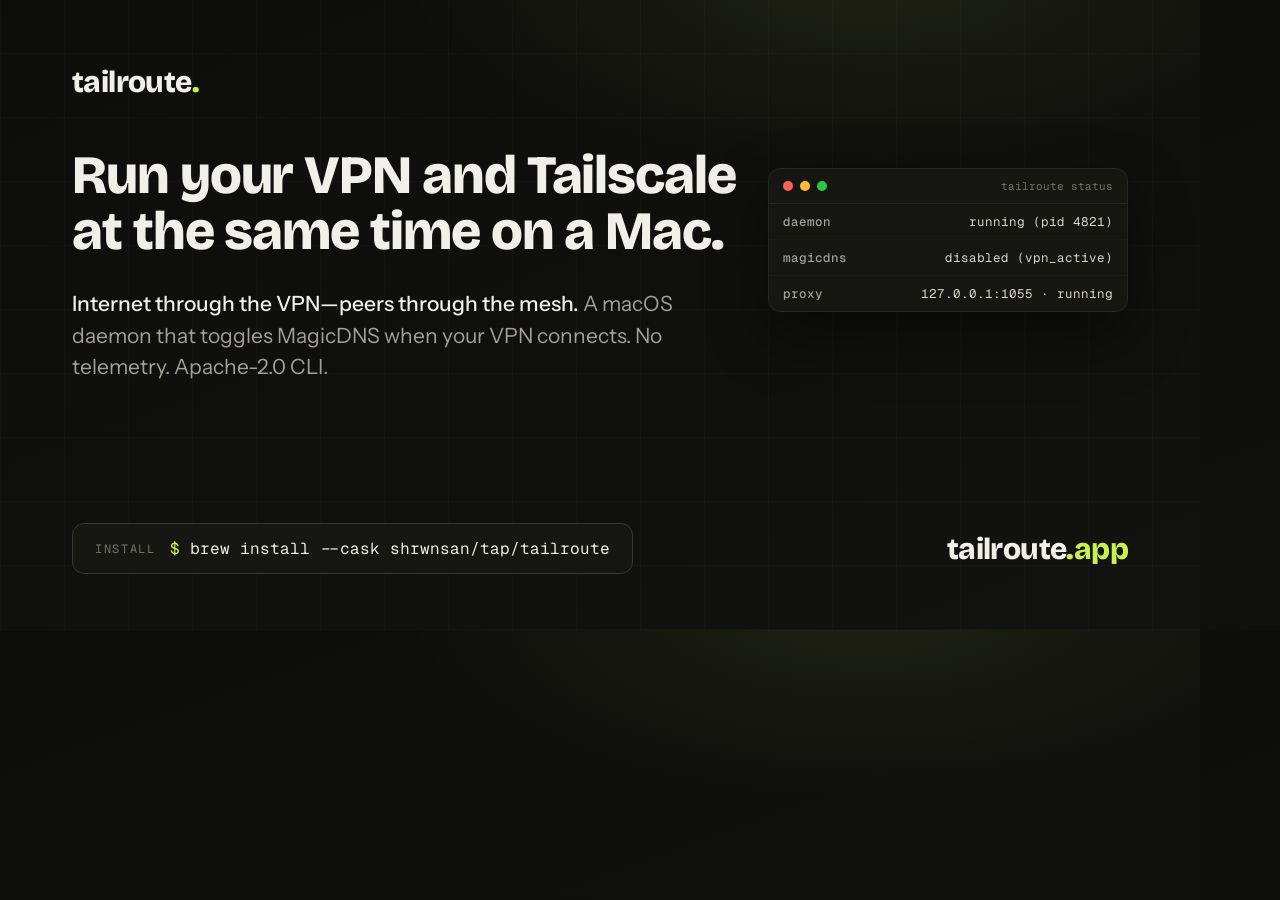
<file: assets/og-card.html>
<!doctype html>
<html lang="en">
<head>
<meta charset="utf-8">
<link rel="preconnect" href="https://fonts.googleapis.com">
<link rel="preconnect" href="https://fonts.gstatic.com" crossorigin>
<link href="https://fonts.googleapis.com/css2?family=Bricolage+Grotesque:wght@800&family=Geist+Mono:wght@400;500&family=Instrument+Sans:wght@400;500&display=swap" rel="stylesheet">
<style>
  * { margin: 0; padding: 0; box-sizing: border-box; }
  html, body { width: 1200px; height: 630px; overflow: hidden; }
  body {
    background:
      radial-gradient(ellipse 55% 45% at 72% -5%, rgba(198,242,78,0.09), transparent 70%),
      linear-gradient(160deg, #0d0d0b, #121210);
    color: #f0efe8;
    font-family: "Instrument Sans", sans-serif;
    position: relative;
  }
  .grid { position: absolute; inset: 0;
    background:
      repeating-linear-gradient(0deg, rgba(240,239,232,0.022) 0 1px, transparent 1px 64px),
      repeating-linear-gradient(90deg, rgba(240,239,232,0.022) 0 1px, transparent 1px 64px);
  }
  .wrap { position: absolute; inset: 0; padding: 64px 72px; }
  .head { display: flex; align-items: center; gap: 14px; }
  .brand { font-family: "Bricolage Grotesque", sans-serif; font-weight: 800; font-size: 30px; letter-spacing: -0.02em; }
  .brand i { font-style: normal; color: #c6f24e; }
  h1 { margin-top: 48px; font-family: "Bricolage Grotesque", sans-serif; font-weight: 800;
    font-size: 54px; line-height: 1.04; letter-spacing: -0.02em; max-width: 760px; }
  .sub { margin-top: 28px; font-size: 21px; line-height: 1.5; color: #a3a096; max-width: 660px; }
  .sub b { color: #f0efe8; font-weight: 500; }
  .foot { position: absolute; left: 72px; right: 72px; bottom: 56px;
    display: flex; align-items: center; justify-content: space-between; gap: 40px; }
  .chip { display: flex; align-items: center; gap: 14px; border: 1px solid #38382e; background: #161613;
    border-radius: 12px; padding: 14px 22px; font-family: "Geist Mono", monospace; font-size: 16px; }
  .chip .k { color: #747267; font-size: 12px; letter-spacing: 0.14em; }
  .chip .d { color: #c6f24e; }
  .url { font-family: "Bricolage Grotesque", sans-serif; font-weight: 800; font-size: 30px;
    letter-spacing: -0.02em; color: #f0efe8; }
  .url span { color: #c6f24e; }
  .win { position: absolute; right: 72px; top: 168px; width: 360px; background: #161613;
    border: 1px solid #262620; border-radius: 12px; overflow: hidden; box-shadow: 0 24px 60px rgba(0,0,0,0.45); }
  .win .bar { display: flex; align-items: center; padding: 10px 14px; border-bottom: 1px solid #262620; }
  .win .dot { width: 10px; height: 10px; border-radius: 50%; margin-right: 7px; }
  .win .t { margin-left: auto; font-family: "Geist Mono", monospace; font-size: 11px; color: #747267; }
  .win .row { display: flex; justify-content: space-between; font-family: "Geist Mono", monospace;
    font-size: 12.5px; padding: 9px 14px; border-bottom: 1px solid #1b1b17; }
  .win .row:last-child { border-bottom: none; }
  .win .row b { font-weight: 500; color: #a3a096; }
  .win .row span { color: #d9d6ca; }
</style>
</head>
<body>
  <div class="grid"></div>
  <div class="wrap">
    <div class="head">
      <div class="brand">tailroute<i>.</i></div>
    </div>
    <h1>Run your VPN and Tailscale<br>at the same time on a&nbsp;Mac.</h1>
    <p class="sub"><b>Internet through the VPN—peers through the mesh.</b> A macOS daemon that toggles MagicDNS when your VPN connects. No telemetry. Apache-2.0 CLI.</p>
    <div class="foot">
      <div class="chip"><span class="k">INSTALL</span><span><span class="d">$</span> brew install --cask shrwnsan/tap/tailroute</span></div>
      <div class="url">tailroute<span>.app</span></div>
    </div>
    <div class="win">
      <div class="bar">
        <span class="dot" style="background:#ff5f57"></span><span class="dot" style="background:#febc2e"></span><span class="dot" style="background:#28c840"></span>
        <span class="t">tailroute status</span>
      </div>
      <div class="row"><b>daemon</b><span>running (pid 4821)</span></div>
      <div class="row"><b>magicdns</b><span>disabled (vpn_active)</span></div>
      <div class="row"><b>proxy</b><span>127.0.0.1:1055 · running</span></div>
    </div>
  </div>
</body>
</html>
</file>
<file: assets/css/fonts.css>
/*
 * Self-hosted webfonts (latin subsets), served same-origin.
 * Bricolage Grotesque, Instrument Sans and Geist Mono, all under the
 * SIL Open Font License 1.1 — see ../fonts/<family>-OFL.txt.
 * Family names, weights and unicode-ranges match the hosted originals.
 */

/* latin */
@font-face {
  font-family: 'Bricolage Grotesque';
  font-style: normal;
  font-weight: 500;
  font-stretch: 100%;
  font-display: swap;
  src: url(../fonts/bricolage-grotesque-latin.woff2) format('woff2');
  unicode-range: U+0000-00FF, U+0131, U+0152-0153, U+02BB-02BC, U+02C6, U+02DA, U+02DC, U+0304, U+0308, U+0329, U+2000-206F, U+20AC, U+2122, U+2191, U+2193, U+2212, U+2215, U+FEFF, U+FFFD;
}
/* latin */
@font-face {
  font-family: 'Bricolage Grotesque';
  font-style: normal;
  font-weight: 700;
  font-stretch: 100%;
  font-display: swap;
  src: url(../fonts/bricolage-grotesque-latin.woff2) format('woff2');
  unicode-range: U+0000-00FF, U+0131, U+0152-0153, U+02BB-02BC, U+02C6, U+02DA, U+02DC, U+0304, U+0308, U+0329, U+2000-206F, U+20AC, U+2122, U+2191, U+2193, U+2212, U+2215, U+FEFF, U+FFFD;
}
/* latin */
@font-face {
  font-family: 'Bricolage Grotesque';
  font-style: normal;
  font-weight: 800;
  font-stretch: 100%;
  font-display: swap;
  src: url(../fonts/bricolage-grotesque-latin.woff2) format('woff2');
  unicode-range: U+0000-00FF, U+0131, U+0152-0153, U+02BB-02BC, U+02C6, U+02DA, U+02DC, U+0304, U+0308, U+0329, U+2000-206F, U+20AC, U+2122, U+2191, U+2193, U+2212, U+2215, U+FEFF, U+FFFD;
}

/* latin */
@font-face {
  font-family: 'Geist Mono';
  font-style: normal;
  font-weight: 400;
  font-display: swap;
  src: url(../fonts/geist-mono-latin.woff2) format('woff2');
  unicode-range: U+0000-00FF, U+0131, U+0152-0153, U+02BB-02BC, U+02C6, U+02DA, U+02DC, U+0304, U+0308, U+0329, U+2000-206F, U+20AC, U+2122, U+2191, U+2193, U+2212, U+2215, U+FEFF, U+FFFD;
}
/* latin */
@font-face {
  font-family: 'Geist Mono';
  font-style: normal;
  font-weight: 500;
  font-display: swap;
  src: url(../fonts/geist-mono-latin.woff2) format('woff2');
  unicode-range: U+0000-00FF, U+0131, U+0152-0153, U+02BB-02BC, U+02C6, U+02DA, U+02DC, U+0304, U+0308, U+0329, U+2000-206F, U+20AC, U+2122, U+2191, U+2193, U+2212, U+2215, U+FEFF, U+FFFD;
}
/* latin */
@font-face {
  font-family: 'Geist Mono';
  font-style: normal;
  font-weight: 600;
  font-display: swap;
  src: url(../fonts/geist-mono-latin.woff2) format('woff2');
  unicode-range: U+0000-00FF, U+0131, U+0152-0153, U+02BB-02BC, U+02C6, U+02DA, U+02DC, U+0304, U+0308, U+0329, U+2000-206F, U+20AC, U+2122, U+2191, U+2193, U+2212, U+2215, U+FEFF, U+FFFD;
}
/* latin */
@font-face {
  font-family: 'Geist Mono';
  font-style: normal;
  font-weight: 700;
  font-display: swap;
  src: url(../fonts/geist-mono-latin.woff2) format('woff2');
  unicode-range: U+0000-00FF, U+0131, U+0152-0153, U+02BB-02BC, U+02C6, U+02DA, U+02DC, U+0304, U+0308, U+0329, U+2000-206F, U+20AC, U+2122, U+2191, U+2193, U+2212, U+2215, U+FEFF, U+FFFD;
}

/* latin */
@font-face {
  font-family: 'Instrument Sans';
  font-style: normal;
  font-weight: 400;
  font-stretch: 100%;
  font-display: swap;
  src: url(../fonts/instrument-sans-latin.woff2) format('woff2');
  unicode-range: U+0000-00FF, U+0131, U+0152-0153, U+02BB-02BC, U+02C6, U+02DA, U+02DC, U+0304, U+0308, U+0329, U+2000-206F, U+20AC, U+2122, U+2191, U+2193, U+2212, U+2215, U+FEFF, U+FFFD;
}
/* latin */
@font-face {
  font-family: 'Instrument Sans';
  font-style: normal;
  font-weight: 500;
  font-stretch: 100%;
  font-display: swap;
  src: url(../fonts/instrument-sans-latin.woff2) format('woff2');
  unicode-range: U+0000-00FF, U+0131, U+0152-0153, U+02BB-02BC, U+02C6, U+02DA, U+02DC, U+0304, U+0308, U+0329, U+2000-206F, U+20AC, U+2122, U+2191, U+2193, U+2212, U+2215, U+FEFF, U+FFFD;
}
/* latin */
@font-face {
  font-family: 'Instrument Sans';
  font-style: normal;
  font-weight: 600;
  font-stretch: 100%;
  font-display: swap;
  src: url(../fonts/instrument-sans-latin.woff2) format('woff2');
  unicode-range: U+0000-00FF, U+0131, U+0152-0153, U+02BB-02BC, U+02C6, U+02DA, U+02DC, U+0304, U+0308, U+0329, U+2000-206F, U+20AC, U+2122, U+2191, U+2193, U+2212, U+2215, U+FEFF, U+FFFD;
}
</file>
<file: site/assets/css/fonts.css>
/*
 * Self-hosted webfonts (latin subsets), served same-origin.
 * Bricolage Grotesque, Instrument Sans and Geist Mono, all under the
 * SIL Open Font License 1.1 — see ../fonts/<family>-OFL.txt.
 * Family names, weights and unicode-ranges match the hosted originals.
 */

/* latin */
@font-face {
  font-family: 'Bricolage Grotesque';
  font-style: normal;
  font-weight: 500;
  font-stretch: 100%;
  font-display: swap;
  src: url(../fonts/bricolage-grotesque-latin.woff2) format('woff2');
  unicode-range: U+0000-00FF, U+0131, U+0152-0153, U+02BB-02BC, U+02C6, U+02DA, U+02DC, U+0304, U+0308, U+0329, U+2000-206F, U+20AC, U+2122, U+2191, U+2193, U+2212, U+2215, U+FEFF, U+FFFD;
}
/* latin */
@font-face {
  font-family: 'Bricolage Grotesque';
  font-style: normal;
  font-weight: 700;
  font-stretch: 100%;
  font-display: swap;
  src: url(../fonts/bricolage-grotesque-latin.woff2) format('woff2');
  unicode-range: U+0000-00FF, U+0131, U+0152-0153, U+02BB-02BC, U+02C6, U+02DA, U+02DC, U+0304, U+0308, U+0329, U+2000-206F, U+20AC, U+2122, U+2191, U+2193, U+2212, U+2215, U+FEFF, U+FFFD;
}
/* latin */
@font-face {
  font-family: 'Bricolage Grotesque';
  font-style: normal;
  font-weight: 800;
  font-stretch: 100%;
  font-display: swap;
  src: url(../fonts/bricolage-grotesque-latin.woff2) format('woff2');
  unicode-range: U+0000-00FF, U+0131, U+0152-0153, U+02BB-02BC, U+02C6, U+02DA, U+02DC, U+0304, U+0308, U+0329, U+2000-206F, U+20AC, U+2122, U+2191, U+2193, U+2212, U+2215, U+FEFF, U+FFFD;
}

/* latin */
@font-face {
  font-family: 'Geist Mono';
  font-style: normal;
  font-weight: 400;
  font-display: swap;
  src: url(../fonts/geist-mono-latin.woff2) format('woff2');
  unicode-range: U+0000-00FF, U+0131, U+0152-0153, U+02BB-02BC, U+02C6, U+02DA, U+02DC, U+0304, U+0308, U+0329, U+2000-206F, U+20AC, U+2122, U+2191, U+2193, U+2212, U+2215, U+FEFF, U+FFFD;
}
/* latin */
@font-face {
  font-family: 'Geist Mono';
  font-style: normal;
  font-weight: 500;
  font-display: swap;
  src: url(../fonts/geist-mono-latin.woff2) format('woff2');
  unicode-range: U+0000-00FF, U+0131, U+0152-0153, U+02BB-02BC, U+02C6, U+02DA, U+02DC, U+0304, U+0308, U+0329, U+2000-206F, U+20AC, U+2122, U+2191, U+2193, U+2212, U+2215, U+FEFF, U+FFFD;
}
/* latin */
@font-face {
  font-family: 'Geist Mono';
  font-style: normal;
  font-weight: 600;
  font-display: swap;
  src: url(../fonts/geist-mono-latin.woff2) format('woff2');
  unicode-range: U+0000-00FF, U+0131, U+0152-0153, U+02BB-02BC, U+02C6, U+02DA, U+02DC, U+0304, U+0308, U+0329, U+2000-206F, U+20AC, U+2122, U+2191, U+2193, U+2212, U+2215, U+FEFF, U+FFFD;
}
/* latin */
@font-face {
  font-family: 'Geist Mono';
  font-style: normal;
  font-weight: 700;
  font-display: swap;
  src: url(../fonts/geist-mono-latin.woff2) format('woff2');
  unicode-range: U+0000-00FF, U+0131, U+0152-0153, U+02BB-02BC, U+02C6, U+02DA, U+02DC, U+0304, U+0308, U+0329, U+2000-206F, U+20AC, U+2122, U+2191, U+2193, U+2212, U+2215, U+FEFF, U+FFFD;
}

/* latin */
@font-face {
  font-family: 'Instrument Sans';
  font-style: normal;
  font-weight: 400;
  font-stretch: 100%;
  font-display: swap;
  src: url(../fonts/instrument-sans-latin.woff2) format('woff2');
  unicode-range: U+0000-00FF, U+0131, U+0152-0153, U+02BB-02BC, U+02C6, U+02DA, U+02DC, U+0304, U+0308, U+0329, U+2000-206F, U+20AC, U+2122, U+2191, U+2193, U+2212, U+2215, U+FEFF, U+FFFD;
}
/* latin */
@font-face {
  font-family: 'Instrument Sans';
  font-style: normal;
  font-weight: 500;
  font-stretch: 100%;
  font-display: swap;
  src: url(../fonts/instrument-sans-latin.woff2) format('woff2');
  unicode-range: U+0000-00FF, U+0131, U+0152-0153, U+02BB-02BC, U+02C6, U+02DA, U+02DC, U+0304, U+0308, U+0329, U+2000-206F, U+20AC, U+2122, U+2191, U+2193, U+2212, U+2215, U+FEFF, U+FFFD;
}
/* latin */
@font-face {
  font-family: 'Instrument Sans';
  font-style: normal;
  font-weight: 600;
  font-stretch: 100%;
  font-display: swap;
  src: url(../fonts/instrument-sans-latin.woff2) format('woff2');
  unicode-range: U+0000-00FF, U+0131, U+0152-0153, U+02BB-02BC, U+02C6, U+02DA, U+02DC, U+0304, U+0308, U+0329, U+2000-206F, U+20AC, U+2122, U+2191, U+2193, U+2212, U+2215, U+FEFF, U+FFFD;
}
</file>
<file: site/assets/css/tokens.css>
:root {
  /* colour */
  --ground: #0d0d0b;
  --surface: #161613;
  --surface-2: #1b1b17;
  --surface-3: #121210;
  --line: #262620;
  --line-2: #38382e;
  --text: #f0efe8;
  --text-dim: #a3a196;
  --text-faint: #8a887d;
  --mesh: #c6f24e;
  --mesh-ink: #161a05;
  --mesh-mark: #46730d; /* diagram and chart strokes; pairs with --vpn-mark and
                           passes the colour-vision check against it */
  --mesh-soft: rgba(198, 242, 78, 0.10);
  --mesh-line: rgba(198, 242, 78, 0.32);
  --vpn: #e8a33d;
  --vpn-mark: #c4861f; /* the vpn-path stroke where it meets the mesh stroke */
  --vpn-soft: rgba(232, 163, 61, 0.09);
  --vpn-line: rgba(232, 163, 61, 0.35);

  /* nav veils: the sticky bar and the mobile menu overlay read the page
     through them; both sit on the ground colour */
  --nav-veil: rgba(13, 13, 11, 0.75);
  --nav-veil-strong: rgba(13, 13, 11, 0.97);

  /* type scale */
  --step--1: 13px;
  --step-0: 16.5px;
  --step-1: 20px;
  --step-2: 28px;
  --step-3: clamp(2rem, 3.6vw, 2.9rem);
  --step-4: clamp(2.8rem, 6vw, 5rem);
  --step-4-narrow: clamp(2.2rem, 10vw, 2.8rem);

  /* motion */
  --ease-out: cubic-bezier(0.23, 1, 0.32, 1);
  --ease-in-out: cubic-bezier(0.77, 0, 0.175, 1);
  --dur-press: 160ms;
  --dur-ui: 200ms;

  /* fonts */
  --font-display: "Bricolage Grotesque", sans-serif;
  --font-body: "Instrument Sans", sans-serif;
  --font-mono: "Geist Mono", monospace;

  --shadow: rgba(0, 0, 0, 0.5);
}
</file>
<file: site/assets/css/base.css>
* { margin: 0; padding: 0; box-sizing: border-box; }
html { scroll-behavior: smooth; }
body { background: var(--ground); color: var(--text); font-family: var(--font-body); font-size: var(--step-0); line-height: 1.6; overflow-x: hidden; -webkit-font-smoothing: antialiased; }
::selection { background: var(--mesh); color: var(--mesh-ink); }
a { color: var(--mesh); }
code { font-family: var(--font-mono); font-size: 0.85em; background: var(--surface-2); border: 1px solid var(--line); border-radius: 6px; padding: 0.06em 0.4em; white-space: nowrap; }
.wrap { max-width: 1180px; margin: 0 auto; padding: 0 28px; }

/* ============ SECTION SCAFFOLD ============ */
section { padding: 96px 0; }
/* sticky nav is 61px tall on desktop, 65px at <=1000px; use the larger so
   anchored sections never slide under the bar */
section[id] { scroll-margin-top: 65px; }
/* .limits-k stays ahead of .k: equal specificity, so source order decides
   and the label keeps .k's colour, exactly as in the single-sheet layout. */
.limits-k { color: var(--vpn); }
/* section labels are sentence case: no uppercase transform, no letter-spacing */
.k { font-family: var(--font-mono); font-size: var(--step--1); font-weight: 500; color: var(--mesh); margin-bottom: 16px; }
/* headings default to the display face on the shared scale; section sheets
   may only add layout, not re-size */
h1, h2, h3 { font-family: var(--font-display); font-weight: 800; letter-spacing: -0.02em; }
h1 { font-size: var(--step-4); line-height: 1.04; }
h2 { font-size: var(--step-3); line-height: 1.04; }
h3 { font-size: var(--step-1); }
h2 em { font-style: normal; color: var(--mesh); }
.lede { max-width: 680px; color: var(--text-dim); font-size: var(--step-1); margin: 16px 0 44px; }

:focus-visible { outline: 2px solid var(--mesh); outline-offset: 2px; border-radius: 4px; }

@media (prefers-reduced-motion: reduce) {
  html { scroll-behavior: auto; }
}

/* ============ BUTTONS (shared press and hover) ============ */
button { transition: transform var(--dur-press) var(--ease-out); }
button:active { transform: scale(0.97); }
@media (hover: hover) and (pointer: fine) {
  button:hover { filter: brightness(1.06); } /* colour-only; never a lift */
}
@media (prefers-reduced-motion: reduce) {
  button { transition: none; }
  button:active { transform: none; }
}

.skip-link { position: absolute; left: -9999px; top: 0; z-index: 100; background: var(--ground); color: var(--text); padding: 10px 16px; border: 1px solid var(--mesh); border-radius: 0 0 8px 0; font-size: var(--step--1); }
.skip-link:focus { left: 0; }
</file>
<file: site/assets/css/nav.css>
/* ============ NAV ============ */
nav { position: sticky; top: 0; z-index: 60; background: var(--nav-veil); -webkit-backdrop-filter: blur(14px); backdrop-filter: blur(14px); border-bottom: 1px solid var(--line); }
.nav-in { position: relative; max-width: 1180px; margin: 0 auto; padding: 13px 28px; display: flex; align-items: center; justify-content: space-between; gap: 18px; }
.brand { font-family: var(--font-display); font-weight: 800; font-size: var(--step-1); letter-spacing: -0.02em; color: var(--text); text-decoration: none; }
.brand i { font-style: normal; color: var(--mesh); }
.brand-wrap { display: flex; align-items: center; gap: 10px; }
/* the stage pill stays quiet: faint ink on the hairline, no fill */
.stage-pill {
  font-family: var(--font-mono); font-size: var(--step--1); font-weight: 500;
  letter-spacing: 0.05em;
  color: var(--text-faint); background: transparent;
  border: 1px solid var(--line); border-radius: 999px;
  padding: 3px 10px; cursor: help;
}
.nav-mid { position: absolute; left: 50%; transform: translateX(-50%); display: flex; gap: 26px; }
.nav-mid a { font-family: var(--font-mono); font-size: var(--step--1); color: var(--text-dim); text-decoration: none; transition: color 0.15s ease; }
.nav-right { display: flex; align-items: center; gap: 10px; }
.nav-menu { display: none; position: relative; }
.nav-menu summary { list-style: none; display: grid; place-items: center; width: 38px; height: 38px; border: 1px solid var(--line); border-radius: 10px; cursor: pointer; }
.nav-menu summary::-webkit-details-marker { display: none; }
.nav-menu summary svg { grid-area: 1 / 1; width: 20px; height: 20px; color: var(--text-dim); transition: opacity 0.15s ease; }
.nav-menu .i-x { opacity: 0; }
.nav-menu[open] summary { position: fixed; top: 13px; right: 28px; z-index: 72; }
.nav-menu[open] .i-menu { opacity: 0; }
.nav-menu[open] .i-x { opacity: 1; color: var(--text); }
.nav-panel { position: absolute; top: calc(100% + 10px); right: 0; min-width: 220px; background: var(--surface-3); border: 1px solid var(--line); border-radius: 14px; box-shadow: 0 24px 60px var(--shadow); padding: 8px; z-index: 70; }
.nav-panel a { display: block; padding: 12px 14px; border-radius: 9px; font-family: var(--font-mono); font-size: var(--step--1); color: var(--text-dim); text-decoration: none; transition: color 0.15s ease, background-color 0.15s ease; }
@media (hover: hover) and (pointer: fine) {
  /* hover touches colour only, never position or size */
  .nav-mid a:hover { color: var(--text); }
  .nav-panel a:hover { color: var(--text); background: var(--surface-2); }
  .gh-btn:hover { color: var(--text); background: var(--surface-2); }
  .sp-link:hover { color: var(--mesh-ink); background: var(--mesh); border-color: var(--mesh); }
  .nav-cta:hover { background: var(--text-dim); }
  .nav-menu[open] .nav-panel a:hover { background: none; color: var(--mesh); }
}
@media (max-width: 1000px) {
  /* nav's backdrop-filter makes it the containing block for fixed descendants —
     anchor the overlay to nav-in (relative, spans viewport) via absolute instead */
  .nav-menu[open] { position: static; }
  .nav-menu[open] .nav-panel { position: absolute; top: 0; left: 0; right: 0; height: 100vh; height: 100dvh; z-index: 71; display: flex; flex-direction: column; justify-content: center; gap: 6px; padding: 96px 40px 48px; min-width: 0; border: none; border-radius: 0; box-shadow: none; background: var(--nav-veil-strong); -webkit-backdrop-filter: blur(10px); backdrop-filter: blur(10px); }
  .nav-menu[open] .nav-panel a { font-family: var(--font-display); font-size: var(--step-2); font-weight: 800; letter-spacing: -0.02em; color: var(--text); padding: 14px 0; border-bottom: 1px solid var(--line); border-radius: 0; }
  .nav-menu[open] .nav-panel a:last-child { border-bottom: none; }
  .nav-menu[open] .np-brand { position: absolute; top: 17px; left: 28px; font-family: var(--font-display); font-weight: 800; font-size: var(--step-1); letter-spacing: -0.02em; color: var(--text); display: flex; align-items: center; gap: 10px; }
  .nav-menu[open] .np-brand i { font-style: normal; color: var(--mesh); }
  .nav-menu[open] .np-alpha { font-family: var(--font-mono); font-size: var(--step--1); font-weight: 500; letter-spacing: 0.05em; color: var(--text-faint); background: transparent; border: 1px solid var(--line); border-radius: 999px; padding: 3px 10px; }
}
.gh-btn { display: inline-flex; align-items: center; justify-content: center; width: 34px; height: 34px; border-radius: 999px; color: var(--text-dim); text-decoration: none; transition: color 0.15s ease, background-color 0.15s ease; }
.gh-btn svg { width: 17px; height: 17px; fill: currentColor; }
.sp-link { font-family: var(--font-mono); font-size: var(--step--1); color: var(--mesh); text-decoration: none; border: 1px solid var(--mesh-line); background: var(--mesh-soft); border-radius: 999px; padding: 6px 14px; transition: color 0.15s ease, background-color 0.15s ease, border-color 0.15s ease; }
.nav-cta { display: inline-flex; align-items: center; font-family: var(--font-mono); font-size: var(--step--1); font-weight: 600; color: var(--ground); background: var(--text); border-radius: 999px; padding: 7px 14px; text-decoration: none; transition: color 0.15s ease, background-color 0.15s ease; }
.brand, .stage-pill, .nav-mid a, .gh-btn, .sp-link, .nav-cta { white-space: nowrap; }

@media (max-width: 1000px) {
  .nav-mid { display: none; }
  .nav-menu { display: block; }
}

@media (max-width: 620px) {
  .menu-bar { flex-wrap: wrap; }
  /* the Install button stays in the bar next to the burger, so the bar tightens
     before anything hides */
  .nav-in { padding: 13px 20px; gap: 12px; }
  .nav-right { gap: 8px; }
}

@media (max-width: 360px) {
  .nav-in { padding: 13px 16px; gap: 10px; }
  .nav-right { gap: 6px; }
  .stage-pill { display: none; }
}
</file>
<file: site/assets/css/install.css>
/* Install component (tabs + command + copy button) and the shared copy-button
   structure. Markup contract: see the comment at the top of js/install.js.
   Copy-button behaviour contract: see the comment at the top of js/copy.js. */

.install { max-width: 640px; border: 1px solid var(--line-2); border-radius: 16px; background: var(--surface); overflow: hidden; }
.install-tabs { display: flex; border-bottom: 1px solid var(--line); }
.install-tab { flex: 1; font-family: var(--font-mono); font-size: var(--step--1); font-weight: 500; letter-spacing: 0.06em; background: transparent; border: none; color: var(--text-faint); padding: 11px 10px; cursor: pointer; position: relative; }
.install-tab[aria-selected="true"] { color: var(--text); }
.install-tab[aria-selected="true"]::after { content: ""; position: absolute; left: 0; right: 0; bottom: -1px; height: 2px; background: var(--mesh); }
.install-tab .tagx { font-size: var(--step--1); color: var(--mesh); margin-left: 6px; }
.install-panel { display: flex; align-items: center; flex-wrap: wrap; row-gap: 8px; gap: 14px; padding: 15px 16px 15px 18px; }
.install-panel[hidden] { display: none; }
.install-cmd { font-family: var(--font-mono); font-size: 0.82em; flex: 1 1 300px; white-space: pre-wrap; overflow-x: auto; scrollbar-width: none; /* neutralise the base `code` look if a panel uses <code> */ background: none; border: none; border-radius: 0; padding: 0; }
.install-ps1 { color: var(--mesh); margin-right: 4px; }
.install-note { font-family: var(--font-mono); font-size: var(--step--1); flex-basis: 100%; order: 3; color: var(--text-faint); }

/* the active tab's label is the tab itself; the per-panel label is no-JS only */
html.js .install-label { display: none; }

/* ---- copy button: fixed-width label swap ----
   copy.js stacks the original label, the ok label, and the fail label into
   this one cell, so the button always sizes to the widest label and nothing
   shifts when the text changes. The auto track keeps one-line buttons on one
   line; a width-constrained button (width: 100%) still wraps its text within
   the space it already has. */
button[data-copy] { display: grid; grid-template-areas: "stack"; grid-template-columns: auto; justify-content: center; }
button[data-copy] > span { grid-area: stack; }

.copy { font-family: var(--font-mono); font-size: 0.67em; font-weight: 500; letter-spacing: 0.08em; color: var(--mesh-ink); background: var(--mesh); border: none; border-radius: 9px; padding: 9px 16px; cursor: pointer; flex-shrink: 0; }
.copy.ok { background: var(--text); }
.copy.fail { background: var(--vpn) !important; color: var(--mesh-ink) !important; }
@media (hover: hover) and (pointer: fine) {
  .copy:hover { filter: brightness(1.06); }
}

/* ---- no JavaScript: hide the tabs, show every panel stacked with its label ---- */
html:not(.js) .install-tabs { display: none; }
html:not(.js) .install-panel,
html:not(.js) .install-panel[hidden] { display: block; }
html:not(.js) .install-panel + .install-panel { border-top: 1px solid var(--line); }
html:not(.js) .install-label { display: block; font-family: var(--font-mono); font-size: 0.64em; color: var(--text-faint); margin: 0 0 8px; }
html:not(.js) .install-cmd, html:not(.js) .install-note { display: block; }
html:not(.js) .install-panel button[data-copy] { margin-top: 10px; }

@media (max-width: 620px) {
  .install-tab .tagx { display: none; }
  .install-cmd { font-size: 0.73em; }
}
</file>
<file: site/assets/css/hero.css>
/* ============ HERO ============ */
.hero { padding: 68px 0 64px; position: relative; }
.hero::before { content: ""; position: absolute; inset: 0; background: radial-gradient(ellipse 55% 45% at 70% -5%, color-mix(in srgb, var(--mesh) 7.5%, transparent), transparent 70%); pointer-events: none; }
.hero-grid { position: relative; display: grid; grid-template-columns: 1.12fr 0.88fr; gap: 56px; align-items: start; }
.eyebrow { font-family: var(--font-mono); font-size: var(--step--1); color: var(--text-dim); margin-bottom: 20px; }
/* h1 size, face, and weight come from base.css (the shared scale) */
h1 { line-height: 0.98; letter-spacing: -0.025em; max-width: 880px; text-wrap: balance; }
.hero-sub { max-width: 620px; color: var(--text-dim); font-size: var(--step-1); margin: 26px 0 22px; }
.hero-sub b { color: var(--text); font-weight: 600; }

.hero-cta { display: flex; gap: 14px; align-items: center; margin-top: 20px; flex-wrap: wrap; }
.microcopy { font-family: var(--font-mono); font-size: var(--step--1); color: var(--text-faint); margin-top: 14px; }
.ghost { font-family: var(--font-mono); font-size: var(--step--1); color: var(--text-dim); text-decoration: none; border-bottom: 1px solid var(--line-2); padding-bottom: 2px; }
.ghost:hover { color: var(--text); border-color: var(--mesh); }

/* the activation line under each hero command; install.css reserves the
   class but leaves its layout to the page */
#hero-install .install-activate { flex-basis: 100%; order: 4; font-size: var(--step--1); color: var(--text-dim); }
#hero-install .install-activate code { font-size: 1em; white-space: normal; }
html:not(.js) #hero-install .install-activate { display: block; margin-top: 8px; }



/* stat band */
.band { display: grid; grid-template-columns: repeat(4, 1fr); gap: 1px; background: var(--line); border: 1px solid var(--line); border-radius: 16px; overflow: hidden; margin-top: 56px; }
.stat { background: var(--surface-3); padding: 16px 18px; display: flex; align-items: center; gap: 10px; }
.stat dd { margin: 0; order: -1; font-family: var(--font-display); font-weight: 800; font-size: var(--step-2); letter-spacing: -0.02em; }
.stat dd i { font-style: normal; color: var(--mesh); }
.stat dt { font-family: var(--font-mono); font-size: var(--step--1); color: var(--text-faint); flex: 1; min-width: 0; }

@media (max-width: 1000px) {
  .hero-grid { grid-template-columns: 1fr; }
  .hero-grid > * { min-width: 0; }
  .band { grid-template-columns: repeat(2, 1fr); }
}
@media (max-width: 620px) {
  h1 { font-size: var(--step-4-narrow); }
  .band { grid-template-columns: 1fr; }
  .stat dd { font-size: 1.27em; }
}
</file>
<file: site/assets/css/diagram.css>
/* ============ HERO ROUTE DIAGRAM ============ */
/* The hero's route diagram replaces the two mock cards. The stylesheet
   draws the final frame only: amber (--vpn-mark) = the Mac to VPN to
   internet route, green (--mesh-mark) = the Mac to proxy to peers route.
   Every coloured path also carries words, so the stroke pair is never
   the only signal. The draw-in keyframes live at the bottom of this
   file behind html.js .route.is-playing and the reduced-motion query. */

.route { font-size: var(--step--1); }

/* one card, two layouts: the wide figure serves 620px and up, the
   narrow figure takes over below it; equal specificity, later rule wins */
.route-card { background: var(--surface); border: 1px solid var(--line); border-radius: 14px; padding: 12px 14px; box-shadow: 0 18px 44px color-mix(in srgb, black 30%, transparent); }
.route svg { display: block; width: 100%; height: auto; }
svg.fig-wide { aspect-ratio: 390 / 290; }
svg.fig-narrow { display: none; aspect-ratio: 330 / 330; }
@media (max-width: 620px) {
  svg.fig-wide { display: none; }
  svg.fig-narrow { display: block; }
}
/* single-column hero: the visual keeps the mock cards' width cap */
@media (max-width: 1000px) {
  .route { max-width: 560px; }
}

/* nodes and their word labels */
.route-node rect { fill: var(--surface-2); stroke: var(--line-2); stroke-width: 1.25; }
.route-name { font-family: var(--font-mono); font-size: 1.1em; font-weight: 600; fill: var(--text); }
.route-lab { font-family: var(--font-mono); font-size: 1em; fill: var(--text-dim); }

/* the two routes plus the direct route that breaks */
.route-path { fill: none; stroke-width: 2.5; stroke-linecap: round; stroke-dasharray: 1; }
.route-path.vpn { stroke: var(--vpn-mark); }
.route-path.mesh { stroke: var(--mesh-mark); }
.route-direct { fill: none; stroke: var(--mesh-mark); stroke-width: 2; stroke-linecap: round; stroke-dasharray: 0.012 0.026; opacity: 0.4; }
.route-x { fill: none; stroke: var(--text-faint); stroke-width: 2.25; stroke-linecap: round; }
.tip-vpn { fill: var(--vpn-mark); }
.tip-mesh { fill: var(--mesh-mark); }

/* standing caption under the figure */
.route-foot { display: flex; align-items: center; justify-content: space-between; gap: 12px; margin-top: 10px; }
.route-final { margin: 0; font-family: var(--font-mono); font-size: 1em; color: var(--text-dim); }

/* ---- the one orchestrated motion moment ---- */

/* caption rail: one reserved line under the card; the step captions
   crossfade inside it during the run. The sequence is aria-hidden —
   the svg <desc> carries the meaning for assistive tech. */
.route-rail { position: relative; height: 1.6em; margin-top: 10px; }
.route-cap { position: absolute; inset: 0; margin: 0; font-family: var(--font-mono); font-size: 1em; color: var(--text-dim); opacity: 0; }

/* Replay is a JS affordance: hidden without JavaScript and under
   reduced motion — those visitors get the final frame directly. */
.route-replay { display: none; font-family: var(--font-mono); font-size: 1em; color: var(--text-dim); background: none; border: 1px solid var(--line-2); border-radius: 8px; padding: 3px 12px; cursor: pointer; transition: color var(--dur-press) var(--ease-out), border-color var(--dur-press) var(--ease-out); }
html.js .route-replay { display: inline-block; }
.route-replay:hover { color: var(--text); border-color: var(--mesh); }
@media (prefers-reduced-motion: reduce) {
  html.js .route-replay { display: none; }
  .route-replay { transition: none; }
}

/* The 2.4s storyboard, told with stroke-dashoffset and opacity only.
   Every path carries pathLength="1", so dashoffset 1 is fully hidden
   and 0 fully drawn. The last keyframe of each animation equals the
   static default above, so the final frame is the resting page. */
@keyframes route-vpn-1 { 0%, 12.5% { stroke-dashoffset: 1; } 21%, 100% { stroke-dashoffset: 0; } }
@keyframes route-vpn-2 { 0%, 21% { stroke-dashoffset: 1; } 29.17%, 100% { stroke-dashoffset: 0; } }
@keyframes route-mesh-1 { 0%, 54.17% { stroke-dashoffset: 1; } 66%, 100% { stroke-dashoffset: 0; } }
@keyframes route-mesh-2 { 0%, 66% { stroke-dashoffset: 1; } 79.17%, 100% { stroke-dashoffset: 0; } }
@keyframes route-direct-fade { 0%, 37.5% { opacity: 0.9; } 45.83%, 100% { opacity: 0.4; } }
@keyframes route-x-in { 0%, 37.5% { opacity: 0; } 45.83%, 100% { opacity: 1; } }
@keyframes route-lab-vpn-in { 0%, 12.5% { opacity: 0; } 19%, 100% { opacity: 1; } }
@keyframes route-lab-int-in { 0%, 23% { opacity: 0; } 29.5%, 100% { opacity: 1; } }
@keyframes route-lab-proxy-in { 0%, 56% { opacity: 0; } 63%, 100% { opacity: 1; } }
@keyframes route-lab-peers-in { 0%, 71% { opacity: 0; } 77.5%, 100% { opacity: 1; } }
@keyframes route-tip-v1-in { 0%, 17% { opacity: 0; } 21.5%, 100% { opacity: 1; } }
@keyframes route-tip-v2-in { 0%, 25% { opacity: 0; } 29.5%, 100% { opacity: 1; } }
@keyframes route-tip-m1-in { 0%, 62% { opacity: 0; } 66.5%, 100% { opacity: 1; } }
@keyframes route-tip-m2-in { 0%, 75% { opacity: 0; } 79.5%, 100% { opacity: 1; } }
@keyframes route-cap-1 { 0%, 12.5% { opacity: 1; } 17%, 100% { opacity: 0; } }
@keyframes route-cap-2 { 0%, 12.5% { opacity: 0; } 17%, 37.5% { opacity: 1; } 42%, 100% { opacity: 0; } }
@keyframes route-cap-3 { 0%, 37.5% { opacity: 0; } 42%, 58% { opacity: 1; } 64%, 100% { opacity: 0; } }
@keyframes route-final-in { 0%, 54.17% { opacity: 0; } 70.83%, 100% { opacity: 1; } }

@media (prefers-reduced-motion: no-preference) {
  html.js .route.is-playing .route-vpn-1 { animation: route-vpn-1 2400ms var(--ease-out) both; }
  html.js .route.is-playing .route-vpn-2 { animation: route-vpn-2 2400ms var(--ease-out) both; }
  html.js .route.is-playing .route-mesh-1 { animation: route-mesh-1 2400ms var(--ease-out) both; }
  html.js .route.is-playing .route-mesh-2 { animation: route-mesh-2 2400ms var(--ease-out) both; }
  html.js .route.is-playing .route-direct { animation: route-direct-fade 2400ms var(--ease-out) both; }
  html.js .route.is-playing .route-x { animation: route-x-in 2400ms var(--ease-out) both; }
  html.js .route.is-playing .route-lab-vpn { animation: route-lab-vpn-in 2400ms var(--ease-out) both; }
  html.js .route.is-playing .route-lab-int { animation: route-lab-int-in 2400ms var(--ease-out) both; }
  html.js .route.is-playing .route-lab-proxy { animation: route-lab-proxy-in 2400ms var(--ease-out) both; }
  html.js .route.is-playing .route-lab-peers { animation: route-lab-peers-in 2400ms var(--ease-out) both; }
  html.js .route.is-playing .route-tip-v1 { animation: route-tip-v1-in 2400ms var(--ease-out) both; }
  html.js .route.is-playing .route-tip-v2 { animation: route-tip-v2-in 2400ms var(--ease-out) both; }
  html.js .route.is-playing .route-tip-m1 { animation: route-tip-m1-in 2400ms var(--ease-out) both; }
  html.js .route.is-playing .route-tip-m2 { animation: route-tip-m2-in 2400ms var(--ease-out) both; }
  html.js .route.is-playing .route-cap-1 { animation: route-cap-1 2400ms var(--ease-out) both; }
  html.js .route.is-playing .route-cap-2 { animation: route-cap-2 2400ms var(--ease-out) both; }
  html.js .route.is-playing .route-cap-3 { animation: route-cap-3 2400ms var(--ease-out) both; }
  html.js .route.is-playing .route-final { animation: route-final-in 2400ms var(--ease-out) both; }
}
</file>
<file: site/assets/css/features.css>
/* How it works: the three-state table and the problem-and-response rows.
   Every selector scopes to the section's .features root; every value comes
   from tokens.css. */

/* ---- the three-state table ---- */
.features .statetable { width: 100%; border-collapse: separate; border-spacing: 0; background: var(--surface); border: 1px solid var(--line); border-radius: 16px; }
.features .statetable caption { caption-side: top; text-align: left; font-family: var(--font-mono); font-size: var(--step--1); color: var(--text-faint); padding: 0 0 12px; }
/* the proxy header carries a host:port code; let it wrap instead of overflowing */
.features .statetable code { white-space: normal; overflow-wrap: break-word; }
.features .statetable thead th { font-family: var(--font-mono); font-size: var(--step--1); font-weight: 500; text-align: left; color: var(--text-faint); padding: 14px 16px; border-bottom: 1px solid var(--line-2); }
.features .statetable tbody th,
.features .statetable tbody td { font-size: 0.9em; text-align: left; vertical-align: top; padding: 16px; border-bottom: 1px solid var(--line); }
.features .statetable tbody tr:last-child th,
.features .statetable tbody tr:last-child td { border-bottom: 0; }
.features .statetable tbody th { color: var(--text); font-weight: 600; }
.features .statetable tbody td { color: var(--text-dim); }
/* the first row is tinted, so it owns the table's top corners */
.features .statetable tbody tr:first-child th { border-top-left-radius: 15px; }
.features .statetable tbody tr:first-child td:last-child { border-top-right-radius: 15px; }

/* colour backs the words, never replaces them: amber marks the rows the VPN
   causes, lime marks the healthy mesh row, the do-nothing row stays neutral */
.features .statetable tbody tr.st-vpn { background: var(--vpn-soft); }
.features .statetable tbody tr.st-vpn th { box-shadow: inset 3px 0 0 var(--vpn); }
.features .statetable tbody tr.st-mesh { background: var(--mesh-soft); }
.features .statetable tbody tr.st-mesh th { box-shadow: inset 3px 0 0 var(--mesh); }

.features .states-note { max-width: 680px; margin-top: 12px; margin-bottom: 44px; font-size: var(--step--1); color: var(--text-dim); }
.features .states-note b { color: var(--text); font-weight: 600; }

/* ---- problem-and-response rows ---- */
.features .probband { display: grid; grid-template-columns: 0.85fr 1.15fr; border: 1px solid var(--line); border-radius: 16px; overflow: hidden; background: var(--surface); margin-bottom: 14px; }
.features .prob { background: var(--surface-3); padding: 24px 26px; border-right: 1px solid var(--line); display: flex; flex-direction: column; justify-content: center; }
/* the problem side is plain body type on the shared scale: situation line,
   then the short line it earns */
.features .prob p { color: var(--text-dim); font-size: var(--step-1); margin-bottom: 8px; }
.features .prob-head { font-size: var(--step-1); font-weight: 600; color: var(--text); }
.features .resp { padding: 24px 26px; }
.features .resp h3 { margin-bottom: 8px; }
.features .resp p { color: var(--text-dim); font-size: 0.9em; }
.features .resp p b { color: var(--text); font-weight: 600; }

.features .urlpill { display: inline-block; font-family: var(--font-mono); font-size: var(--step--1); color: var(--text); background: var(--surface-3); border: 1px solid var(--line-2); border-radius: 8px; padding: 7px 12px; margin-top: 14px; }

@media (max-width: 620px) {
  .features .probband { grid-template-columns: 1fr; }
  .features .prob { border-right: none; border-bottom: 1px solid var(--line); }

  /* the table stacks: one card per state, the column headers travel
     into data-l labels; the thead stays for screen readers */
  .features .statetable { display: block; background: none; border: 0; border-radius: 0; }
  /* a caption inside a block-displayed table collapses to min-content;
     let it flow at the card width instead */
  .features .statetable caption { display: block; }
  .features .statetable thead { position: absolute; width: 1px; height: 1px; margin: -1px; padding: 0; overflow: hidden; clip: rect(0 0 0 0); }
  .features .statetable tbody { display: block; }
  .features .statetable tbody tr { display: block; margin-bottom: 12px; background: var(--surface); border: 1px solid var(--line); border-radius: 16px; overflow: hidden; }
  .features .statetable tbody tr:last-child { margin-bottom: 0; }
  .features .statetable tbody th,
  .features .statetable tbody td { display: block; padding: 12px 16px; border-bottom: 0; }
  .features .statetable tbody th { border-bottom: 1px solid var(--line); }
  /* restore the divider the desktop last-row reset removed */
  .features .statetable tbody tr:last-child th { border-bottom: 1px solid var(--line); }
  .features .statetable tbody td + td { border-top: 1px solid var(--line); }
  .features .statetable tbody td::before { content: attr(data-l); display: block; margin-bottom: 4px; font-family: var(--font-mono); font-size: var(--step--1); font-weight: 500; color: var(--text-faint); }
}
</file>
<file: site/assets/css/finale.css>
/* final install: the page's one numbered sequence, on the page background.
   Section padding, heading sizes, and the .lede line come from base.css. */

.finale .fin-steps { list-style: none; counter-reset: fin-step; max-width: 780px; margin: 44px 0 0; display: grid; grid-template-columns: minmax(0, 1fr); gap: 36px; }
.finale .fin-steps li { counter-increment: fin-step; position: relative; padding-left: 2.25em; }
.finale .fin-steps li::before { content: counter(fin-step); position: absolute; left: 0; top: 0.3em; font-family: var(--font-mono); font-size: var(--step--1); font-weight: 500; color: var(--mesh); }
.finale .fin-steps h3 { margin-bottom: 10px; }
.finale .fin-steps p { color: var(--text-dim); max-width: 640px; }
.finale .fin-steps .install { margin-top: 14px; }

/* base.css pins code to one line; the Open Anyway path is long enough to
   overflow a phone, so this section lets its inline commands wrap */
.finale code { white-space: normal; }

/* the activation line under each command; install.css leaves it to the page */
.finale .install-activate { flex-basis: 100%; order: 3; font-family: var(--font-mono); font-size: var(--step--1); color: var(--text-faint); }

.finale .fin-after { margin-top: 44px; font-size: var(--step--1); color: var(--text-dim); max-width: 640px; }
</file>
<file: site/assets/css/core.css>
/* Open core split: two cards on the page ground. The core card is the
   featured fill with the mesh accents; the app card is the outlined panel
   with the amber accent. The small lines under the two buttons (activation
   steps, Gatekeeper note) share one style. */

.sc-body { font-size: 0.88em; color: var(--text-dim); }

.sc .sc-btn.fail { background: var(--vpn) !important; color: var(--mesh-ink) !important; }

.split { background: var(--ground); color: var(--text); }
.split-cards { display: grid; grid-template-columns: 1fr 1fr; gap: 20px; }
.sc { border: 1px solid transparent; border-radius: 20px; padding: 30px 30px 26px; background: var(--surface); display: flex; flex-direction: column; }
.sc.app { border-color: var(--line-2); }
.sc-tag { font-family: var(--font-mono); font-size: var(--step--1); font-weight: 600; margin-bottom: 18px; }
.sc.core .sc-tag { color: var(--mesh); }
.sc.app .sc-tag { color: var(--vpn); }
.sc h3 { margin-bottom: 6px; } /* size, face, and weight come from base.css */
.sc .price { font-family: var(--font-display); font-weight: 800; font-size: var(--step-2); letter-spacing: -0.02em; margin: 14px 0 4px; }
.sc .price small { font-family: var(--font-mono); font-weight: 400; font-size: var(--step--1); letter-spacing: 0; color: inherit; opacity: 0.65; display: block; margin-top: 2px; }
.sc ul { list-style: none; margin: 18px 0 24px; display: flex; flex-direction: column; gap: 9px; }
.sc ul li { font-size: 0.85em; color: var(--text-dim); padding-left: 22px; position: relative; }
.sc ul li::before { content: "◆"; position: absolute; left: 0; top: 1px; font-size: 0.65em; }
.sc.core ul li::before { color: var(--mesh); }
.sc.app ul li::before { color: var(--vpn); }
.choose { max-width: 680px; color: var(--text); font-size: var(--step-1); margin: 0 0 24px; }
.sc-note { font-size: var(--step--1); color: var(--text-faint); line-height: 1.5; margin-top: 10px; }
.sc-btn { margin-top: auto; display: block; width: 100%; cursor: pointer; text-align: center; font-family: var(--font-mono); font-size: var(--step--1); font-weight: 600; text-decoration: none; border: none; border-radius: 12px; padding: 14px 18px; }
.sc.core .sc-btn { background: var(--mesh); color: var(--mesh-ink); }
.sc.app .sc-btn { background: transparent; color: var(--text); border: 1px solid var(--line-2); }
.sc.app .sc-btn:hover { background: var(--mesh); color: var(--mesh-ink); border-color: var(--mesh); }
.sc-foot { margin-top: 12px; font-family: var(--font-mono); font-size: var(--step--1); text-align: center; color: inherit; opacity: 0.6; }

@media (max-width: 1000px) {
  .split-cards { grid-template-columns: 1fr; gap: 32px; }
}
</file>
<file: site/assets/css/limits.css>
/* Honest-limits section: VPN compatibility matrix and the on-the-record
   panel. Everything is scoped under #limits; colours come from the shared
   token file, type sizes from the scale tokens or em (nothing under 13px,
   no uppercase). */

#limits .matrix-frame { max-width: 860px; color: var(--text-dim); margin-bottom: 28px; }
#limits .matrix-frame code { font-size: 0.95em; }

/* ============ COMPATIBILITY MATRIX ============ */
#limits .compat { width: 100%; border-collapse: separate; border-spacing: 0; background: var(--surface); border: 1px solid var(--line); border-radius: 16px; }
#limits .compat caption { caption-side: top; text-align: left; font-family: var(--font-mono); font-size: var(--step--1); color: var(--text-faint); padding: 0 0 12px; }
#limits .compat code { font-size: 0.95em; white-space: normal; overflow-wrap: break-word; }
#limits .compat thead th { font-family: var(--font-mono); font-size: var(--step--1); font-weight: 500; text-align: left; color: var(--text-faint); padding: 14px 16px; border-bottom: 1px solid var(--line-2); }
#limits .compat tbody th,
#limits .compat tbody td { font-size: 0.875em; text-align: left; vertical-align: top; padding: 16px; border-bottom: 1px solid var(--line); }
#limits .compat tbody tr:last-child th,
#limits .compat tbody tr:last-child td { border-bottom: 0; }
#limits .compat tbody th { color: var(--text); font-weight: 700; }
#limits .compat tbody td { color: var(--text-dim); }
#limits .compat .compat-eg { display: block; margin-top: 6px; font-family: var(--font-mono); font-size: var(--step--1); font-weight: 500; color: var(--text-faint); }
#limits .compat .ev { display: inline-block; font-family: var(--font-mono); font-size: var(--step--1); line-height: 1; color: var(--vpn); border: 1px solid var(--vpn-line); border-radius: 999px; padding: 5px 10px; white-space: nowrap; }
#limits .matrix-legend { max-width: 860px; margin-top: 12px; font-size: var(--step--1); color: var(--text-faint); }

/* mid widths: tighter cell padding keeps the auto-layout columns inside the card */
@media (max-width: 1000px) {
  #limits .compat thead th,
  #limits .compat tbody th,
  #limits .compat tbody td { padding: 12px 10px; }
  #limits .compat .ev { padding: 4px 8px; }
}

/* ============ ON THE RECORD ============ */
#limits .honest { margin-top: 44px; border: 1px solid var(--vpn-line); background: var(--vpn-soft); border-radius: 16px; padding: 28px; }
#limits .honest h3 { color: var(--vpn); margin: 28px 0 12px; }
#limits .honest h3:first-child { margin-top: 0; }
#limits .honest p { color: var(--text-dim); font-size: 0.875em; max-width: 860px; }
#limits .honest p b { color: var(--text); }
#limits .honest code { font-size: 0.95em; }
#limits .onrecord { padding-left: 22px; max-width: 860px; color: var(--text-dim); font-size: 0.875em; }
#limits .onrecord li + li { margin-top: 10px; }
#limits .onrecord li::marker { color: var(--vpn); }
#limits .honest .limits-note { margin-top: 18px; font-size: var(--step--1); }

/* ============ STACKED CARDS below 620px ============ */
@media (max-width: 620px) {
  #limits .compat { display: block; background: none; border: 0; border-radius: 0; }
  #limits .compat caption { display: block; max-width: 480px; }
  /* keep the column headers for assistive tech, out of the visual flow */
  #limits .compat thead { position: absolute; width: 1px; height: 1px; margin: -1px; padding: 0; overflow: hidden; clip: rect(0 0 0 0); }
  #limits .compat tbody { display: block; }
  #limits .compat tbody tr { display: block; margin-bottom: 16px; background: var(--surface); border: 1px solid var(--line); border-radius: 16px; overflow: hidden; }
  #limits .compat tbody tr:last-child { margin-bottom: 0; }
  #limits .compat tbody th,
  #limits .compat tbody td { display: block; padding: 12px 16px; border-bottom: 0; }
  #limits .compat tbody th { border-bottom: 1px solid var(--line); }
  #limits .compat tbody td + td { border-top: 1px solid var(--line); }
  #limits .compat tbody td::before { content: attr(data-l); display: block; margin-bottom: 4px; font-family: var(--font-mono); font-size: var(--step--1); font-weight: 500; color: var(--vpn); }
  #limits .honest { padding: 20px; }
}
</file>
<file: site/assets/css/faq.css>
/* ============ FAQ ============ */
.faq { max-width: 800px; margin-top: 36px; }
details.q { border-bottom: 1px solid var(--line); }
details.q summary { list-style: none; cursor: pointer; display: flex; justify-content: space-between; align-items: center; gap: 16px; padding: 20px 4px; font-family: var(--font-display); font-weight: 700; font-size: 1.03em; letter-spacing: -0.01em; }
details.q summary::-webkit-details-marker { display: none; }
details.q summary .pm { font-family: var(--font-mono); color: var(--mesh); font-size: 1.06em; flex-shrink: 0; display: inline-block; transition: transform 150ms cubic-bezier(0.23, 1, 0.32, 1); }
details[open] .pm { transform: rotate(45deg); }
details.q .a { padding: 0 4px 22px; color: var(--text-dim); font-size: 0.91em; max-width: 720px; }
details.q .a b { color: var(--text); }
details.q .a code { color: var(--text); }

@media (prefers-reduced-motion: reduce) {
  details.q summary .pm { transition: none; }
  details[open] .pm { transform: none; }
}
</file>
<file: site/assets/css/support.css>
/* Support: unboxed — the section reads as plain content on the page ground.
   Section padding, heading size, and the .k label come from base.css. */

.sup-note { color: var(--text-dim); margin-top: 14px; max-width: 480px; }

.sup-card { display: grid; grid-template-columns: 1.4fr 1fr; gap: 40px; align-items: center; }
.milestone { background: var(--surface-3); border: 1px solid var(--line); border-radius: 14px; padding: 20px 22px; }
.milestone p { font-family: var(--font-mono); font-size: var(--step--1); color: var(--text-faint); margin-bottom: 10px; }
.milestone b { font-size: var(--step-0); font-weight: 600; display: block; margin-bottom: 4px; }
.milestone .gk-note { font-size: var(--step--1); color: var(--text-dim); }
/* the canonical Gatekeeper sentence rides along inside .gk-note; visually hidden */
.milestone .vh { position: absolute; width: 1px; height: 1px; margin: -1px; overflow: hidden; clip-path: inset(50%); white-space: nowrap; }
.sup-actions { display: flex; gap: 12px; margin-top: 26px; flex-wrap: wrap; }
.btn-solid { display: inline-flex; align-items: center; gap: 9px; font-family: var(--font-mono); font-size: var(--step--1); font-weight: 600; background: var(--text); color: var(--ground); border-radius: 12px; padding: 13px 22px; text-decoration: none; }
.btn-solid:hover { filter: brightness(1.05); }
/* ghost pair for the sponsor links; styled now so the commented markup is
   ready the moment a channel goes live */
.btn-ghost2 { display: inline-flex; align-items: center; gap: 9px; font-family: var(--font-mono); font-size: var(--step--1); color: var(--text); border: 1px solid var(--line-2); border-radius: 12px; padding: 13px 22px; text-decoration: none; }
.btn-ghost2:hover { border-color: var(--mesh-line); }

@media (max-width: 1000px) {
  .sup-card { grid-template-columns: 1fr; }
}
</file>
<file: site/assets/css/footer.css>
/* ============ FOOTER ============ */
footer { border-top: 1px solid var(--line); padding: 56px 0 40px; }
.foot-grid { display: grid; grid-template-columns: 1.6fr 1fr 1fr 1fr; gap: 36px; }
.foot-brand p { color: var(--text-faint); font-size: var(--step--1); margin-top: 10px; max-width: 300px; }
.fcol p { font-family: var(--font-mono); font-size: var(--step--1); color: var(--text-faint); margin-bottom: 12px; }
.fcol a { display: block; color: var(--text-dim); font-size: var(--step--1); text-decoration: none; padding: 3.5px 0; }
.fcol a:hover { color: var(--text); }
.legal { margin-top: 44px; padding-top: 22px; border-top: 1px solid var(--line); display: flex; gap: 16px; flex-wrap: wrap; }
.legal p { font-family: var(--font-mono); font-size: var(--step--1); color: var(--text-faint); }
/* the analytics disclosure, a second quiet line under the legal line */
.legal-quiet { margin-top: 14px; font-family: var(--font-mono); font-size: var(--step--1); color: var(--text-faint); }

@media (max-width: 1000px) {
  .foot-grid { grid-template-columns: 1fr 1fr; }
}
@media (max-width: 620px) {
  /* footer: brand full-width, then the three link columns share one row */
  .foot-grid { grid-template-columns: repeat(3, 1fr); gap: 26px 16px; }
  .foot-brand { grid-column: 1 / -1; }
}
</file>
